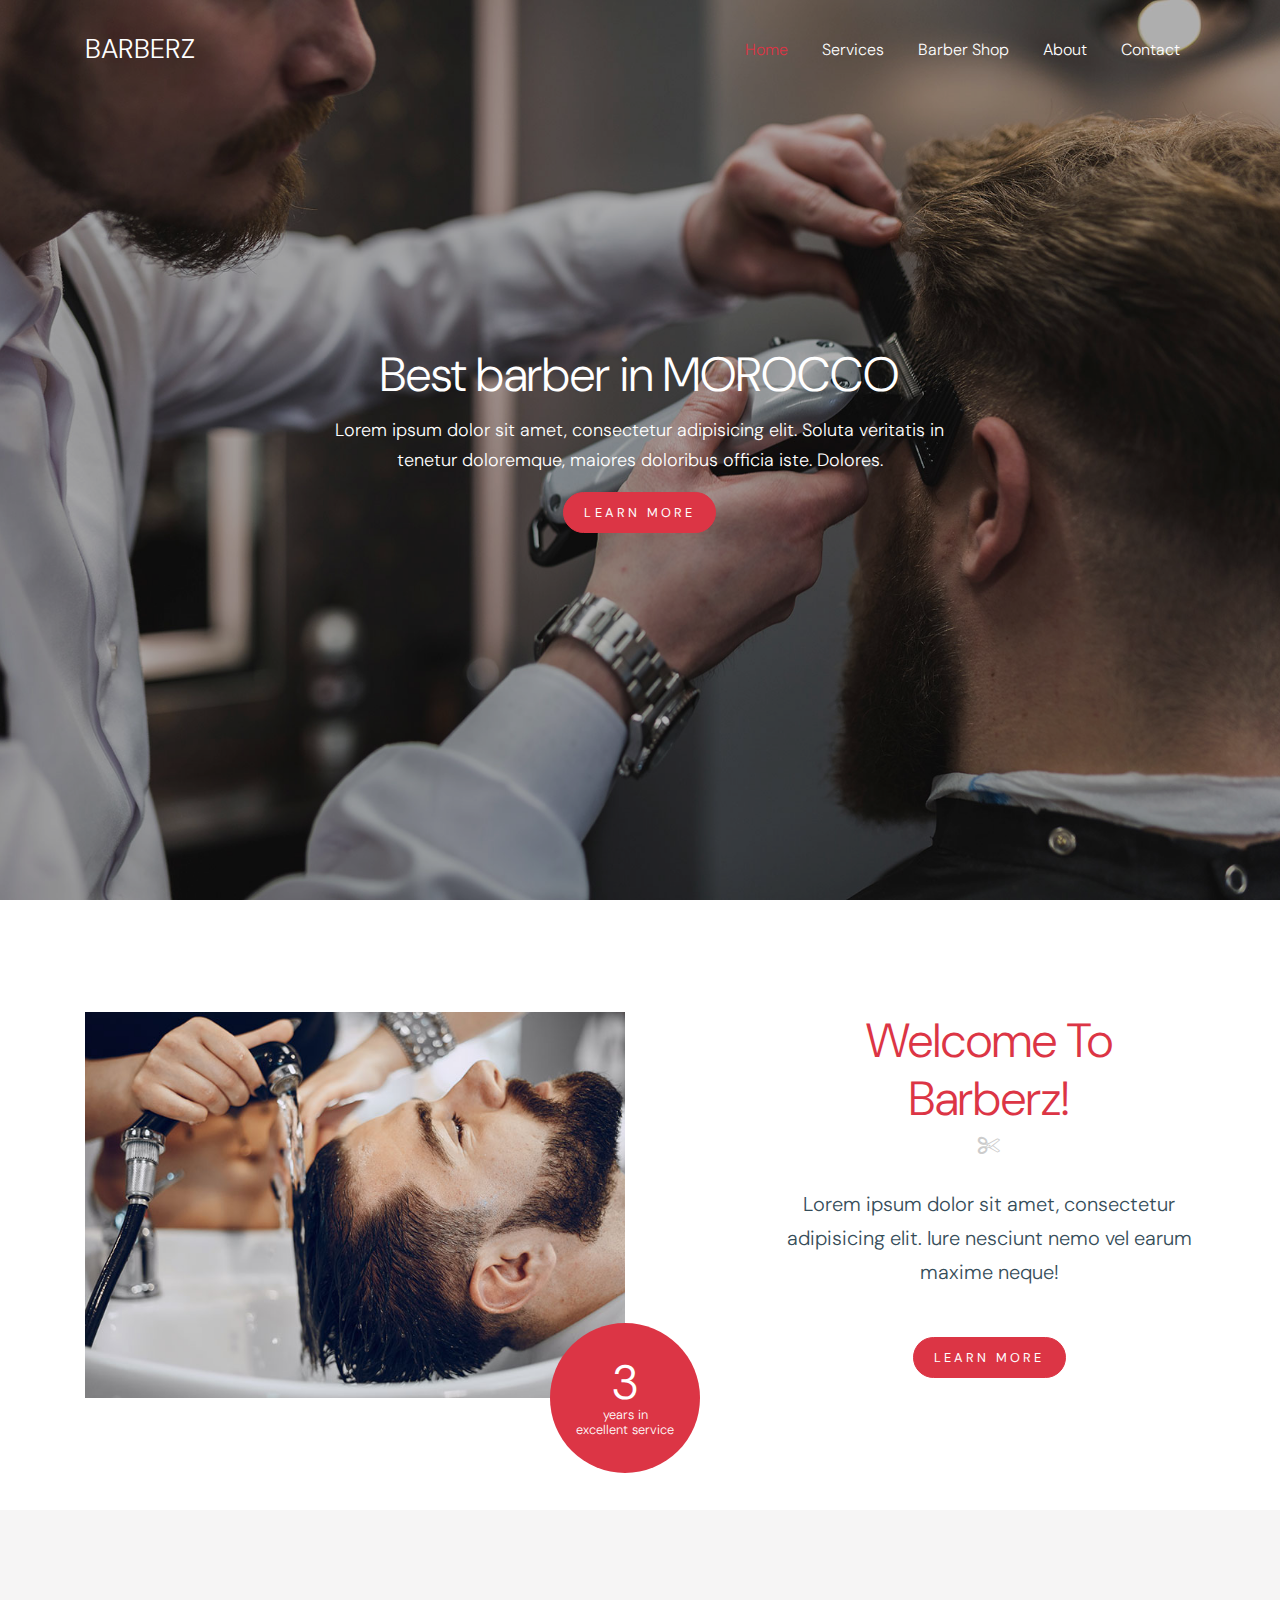
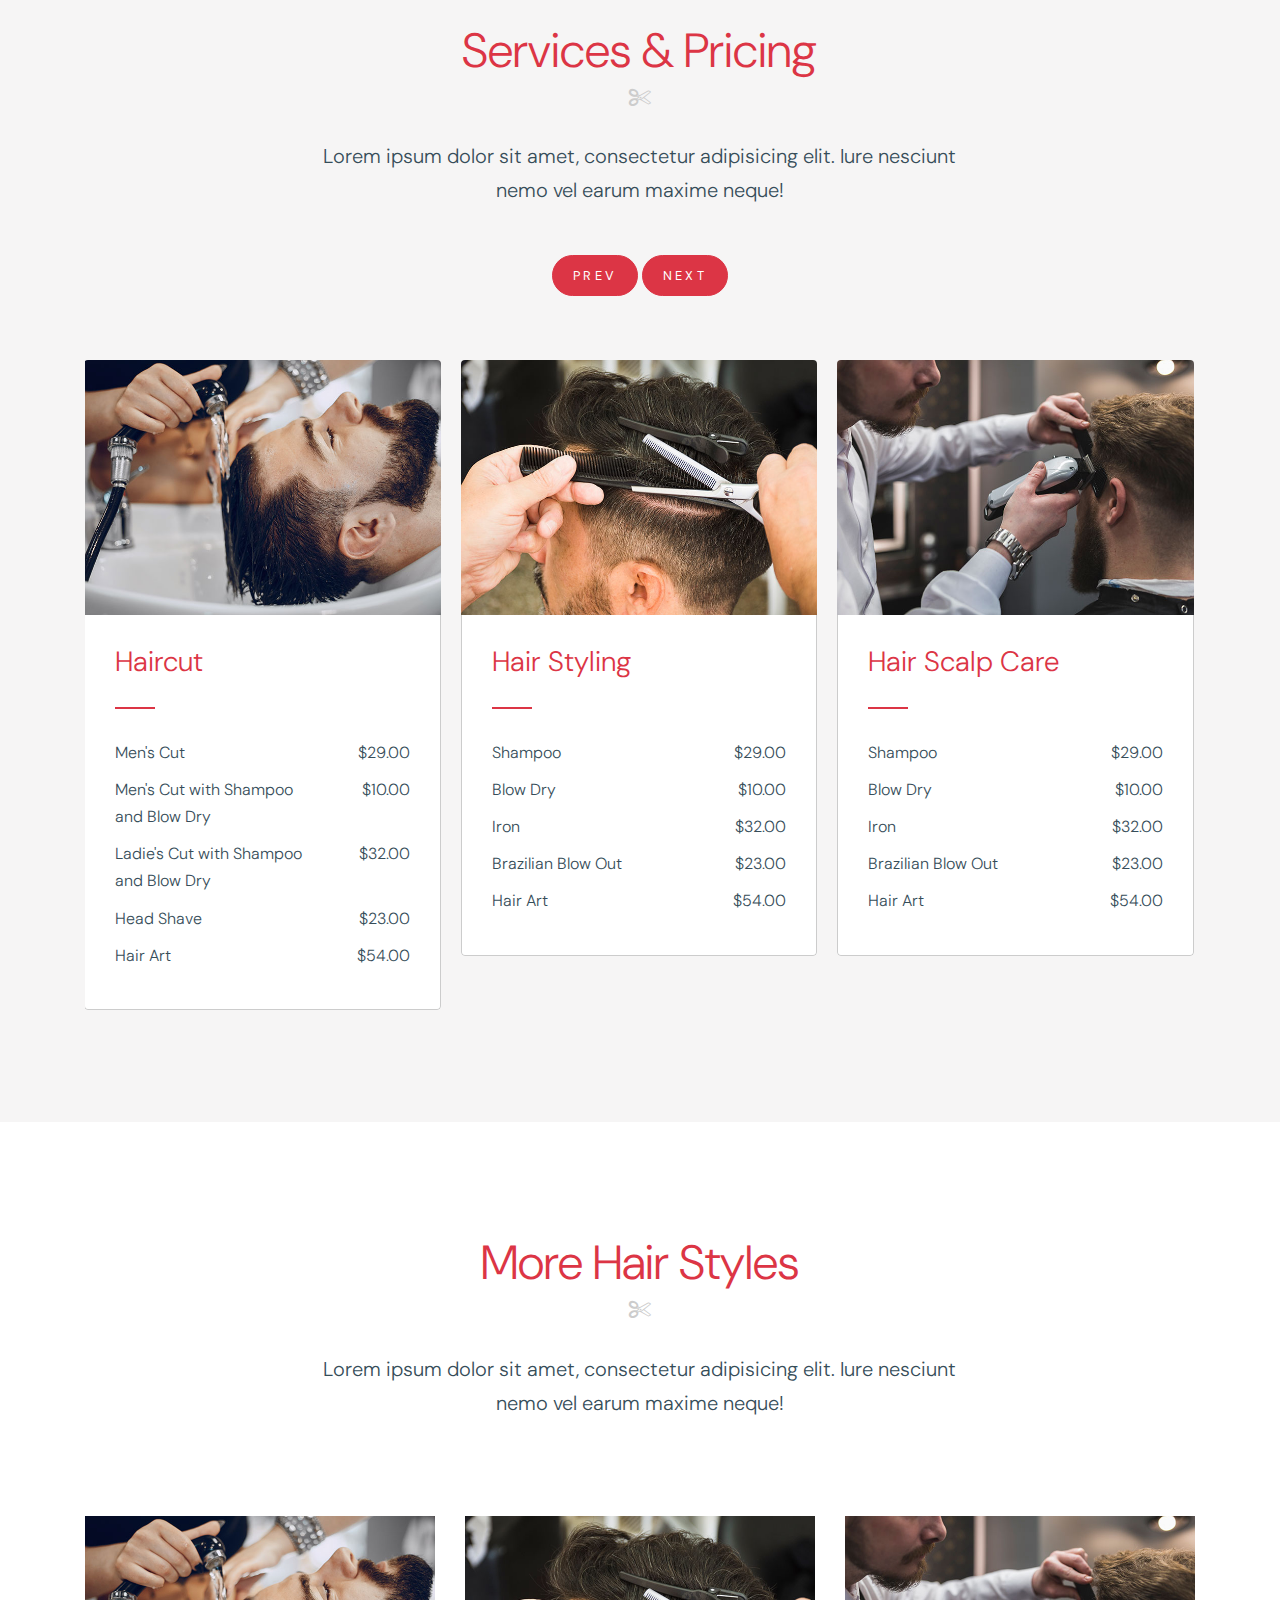
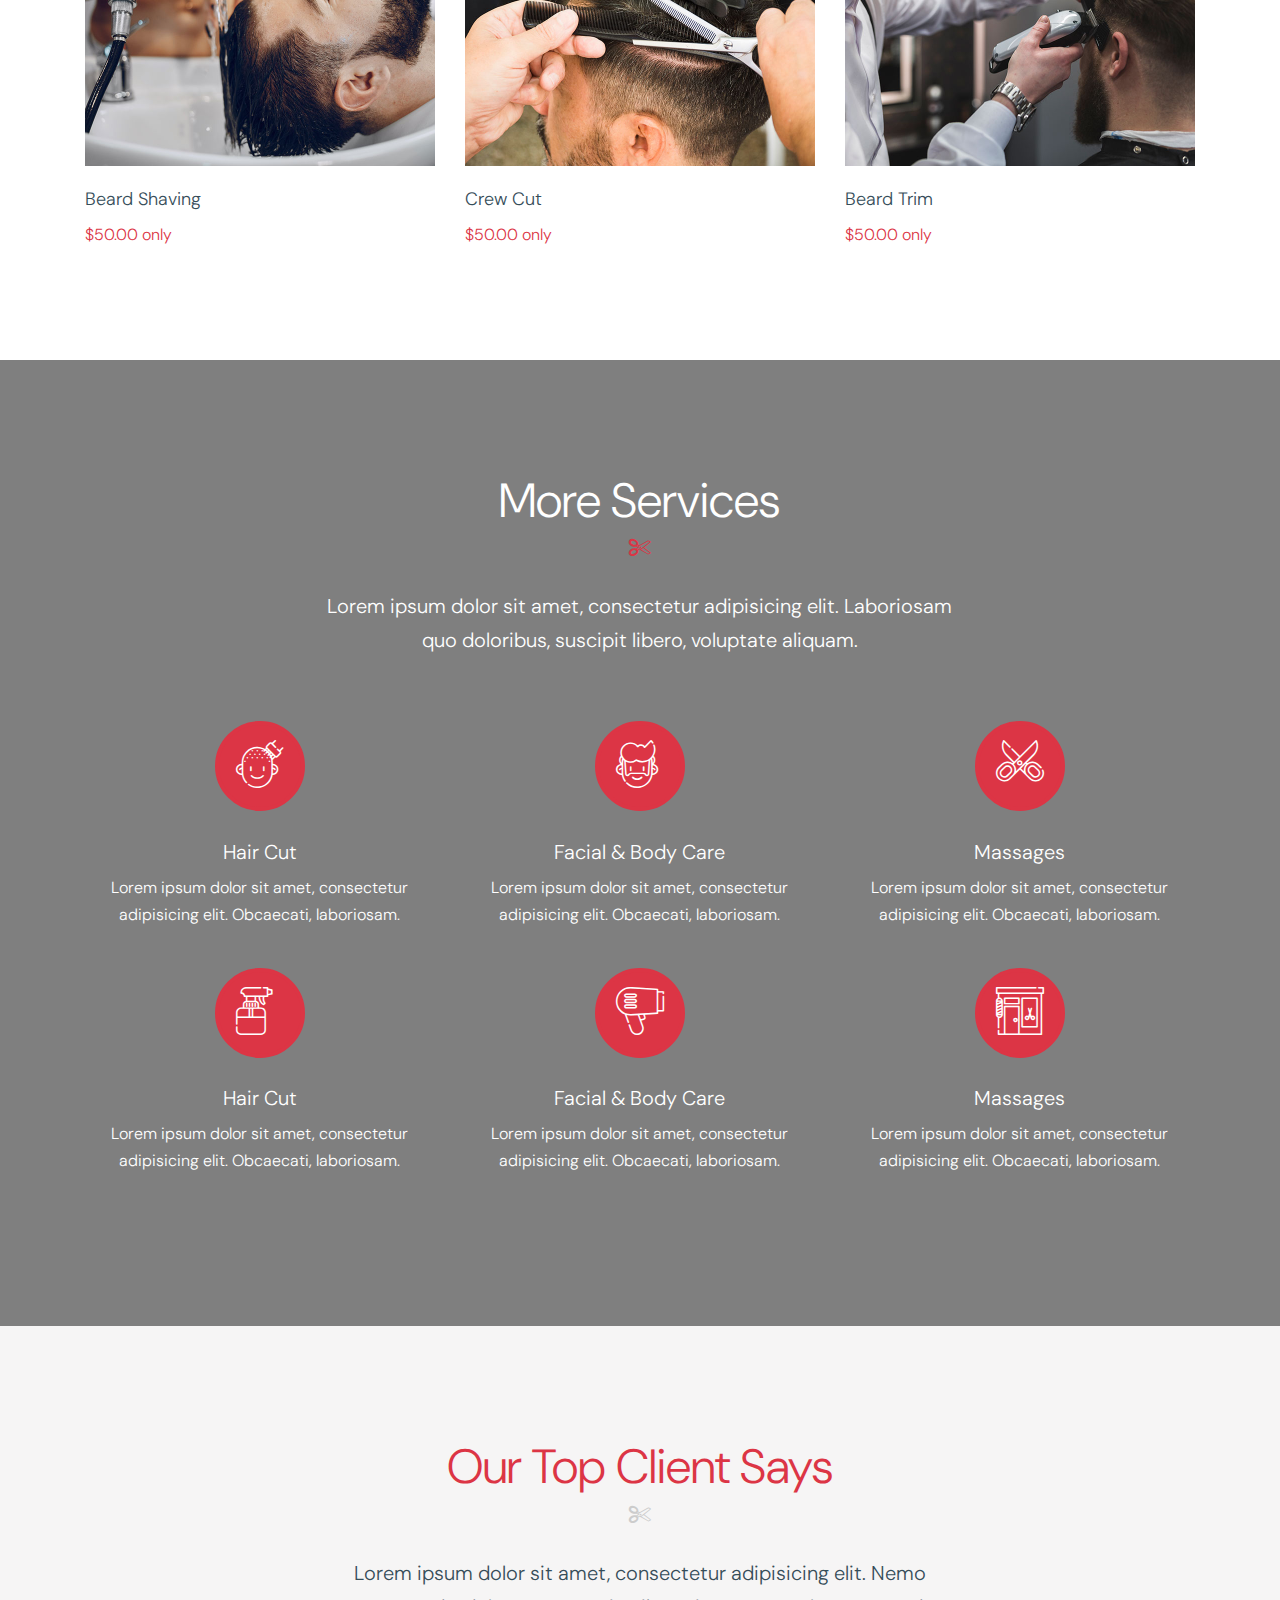
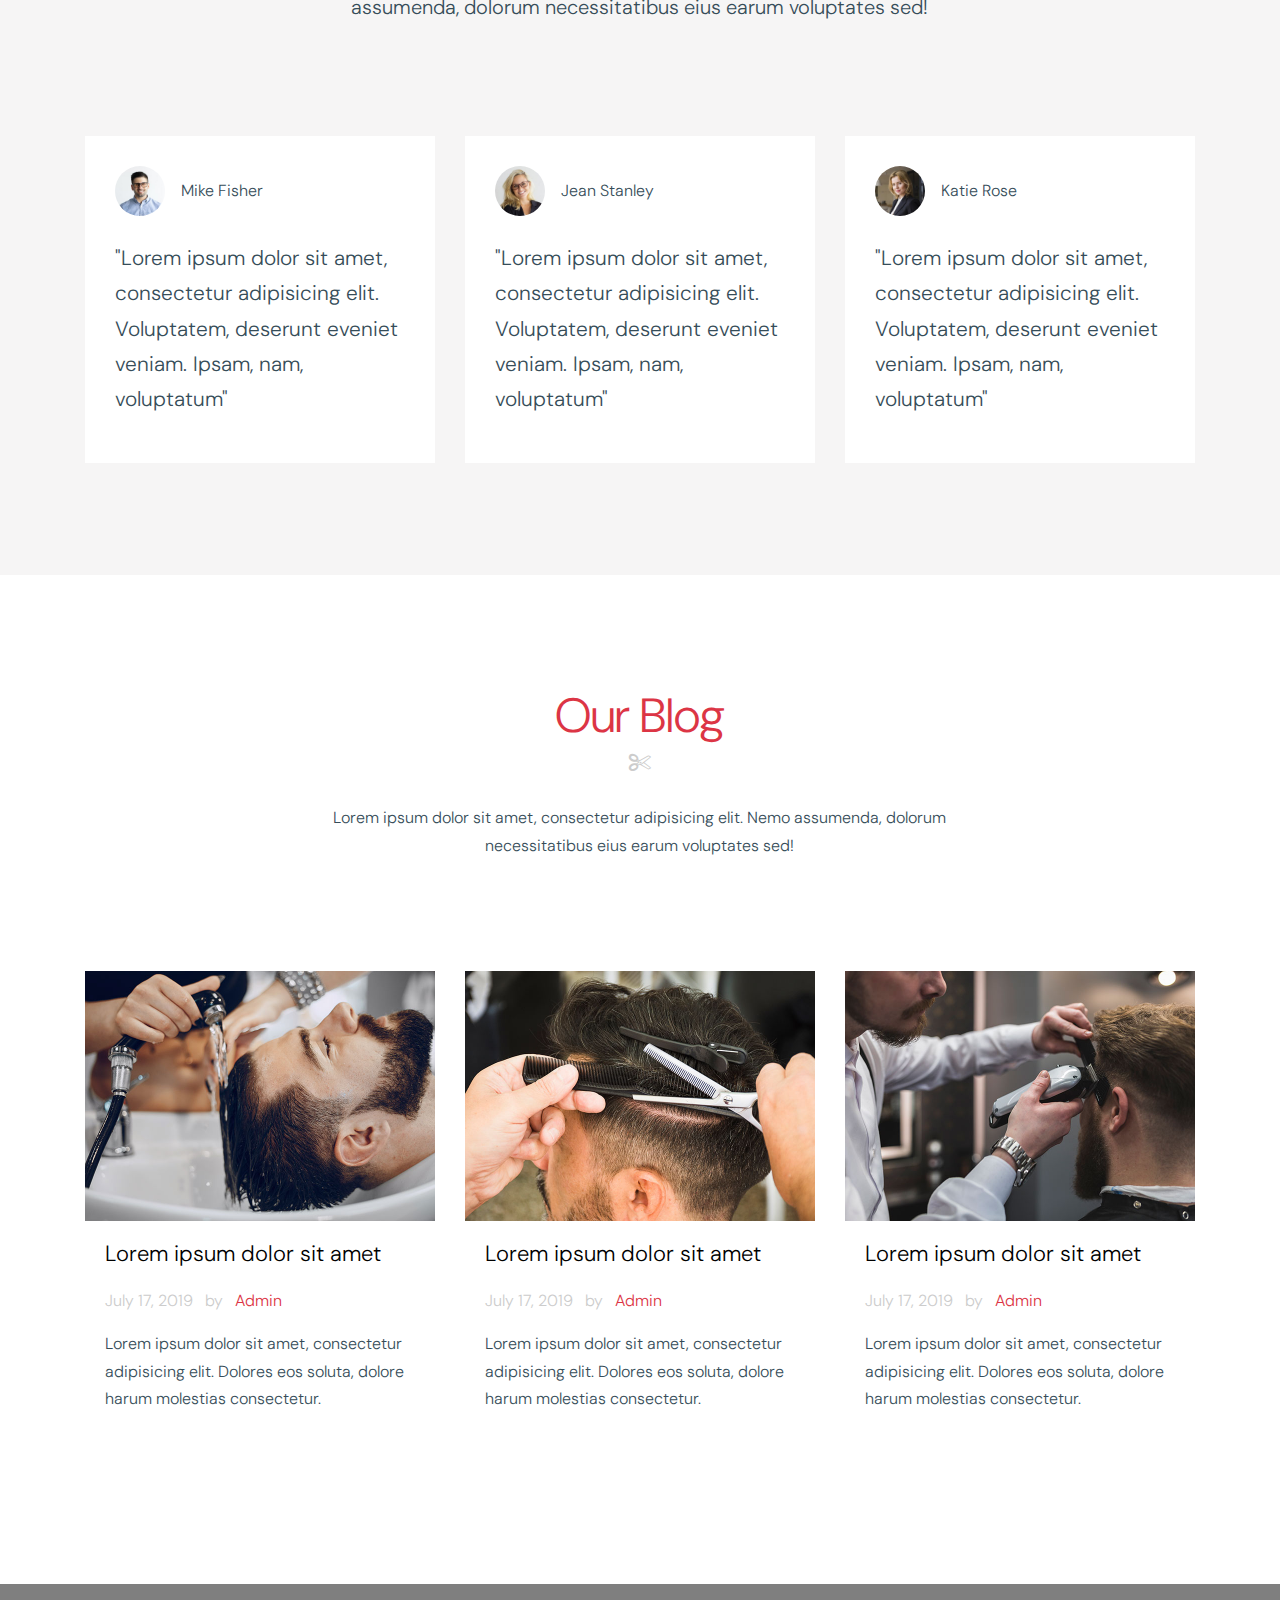
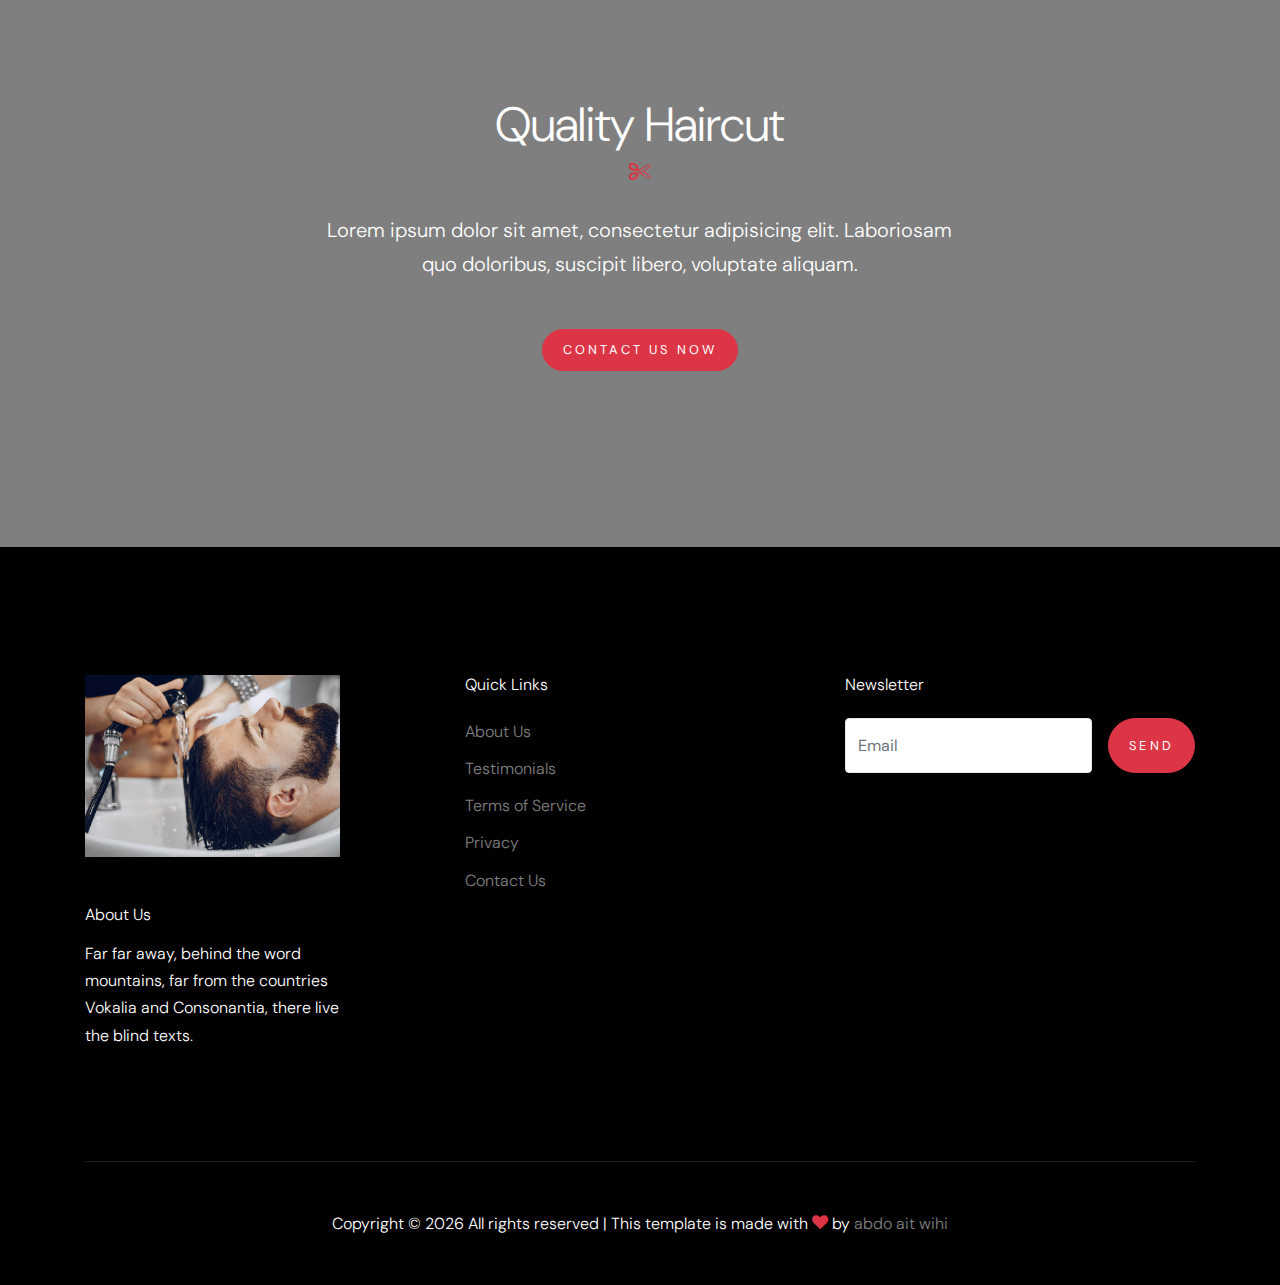
<file: index.html>
<!DOCTYPE html>
<html lang="en">
   <head>
      <title>Website Template by Abdo ait wihi</title>
      <meta charset="utf-8" />
      <meta
         name="viewport"
         content="width=device-width, initial-scale=1, shrink-to-fit=no"
      />
      <link
         href="https://fonts.googleapis.com/css?family=DM+Sans:300,400,700&amp;display=swap"
         rel="stylesheet"
      />
      <link rel="stylesheet" href="fonts/icomoon/style.css" />
      <link rel="stylesheet" href="css/bootstrap.min.css" />
      <link rel="stylesheet" href="css/bootstrap-datepicker.css" />
      <link rel="stylesheet" href="css/jquery.fancybox.min.css" />
      <link rel="stylesheet" href="css/owl.carousel.min.css" />
      <link rel="stylesheet" href="css/owl.theme.default.min.css" />
      <link rel="stylesheet" href="fonts/flaticon/font/flaticon.css" />
      <link rel="stylesheet" href="css/aos.css" />

      <link rel="stylesheet" href="css/style.css" />
   </head>
   <body data-spy="scroll" data-target=".site-navbar-target" data-offset="300">
      <div class="site-wrap" id="home-section">
         <div class="site-mobile-menu site-navbar-target">
            <div class="site-mobile-menu-header">
               <div class="site-mobile-menu-close mt-3">
                  <span class="icon-close2 js-menu-toggle"></span>
               </div>
            </div>
            <div class="site-mobile-menu-body"></div>
         </div>
         <header class="site-navbar site-navbar-target" role="banner">
            <div class="container">
               <div class="row align-items-center position-relative">
                  <div class="col-3">
                     <div class="site-logo">
                        <a href="index-2.html">Barberz</a>
                     </div>
                  </div>
                  <div class="col-9 text-right">
                     <span class="d-inline-block d-lg-none"
                        ><a
                           href="#"
                           class="text-white site-menu-toggle js-menu-toggle py-5 text-white"
                           ><span class="icon-menu h3 text-white"></span></a
                     ></span>
                     <nav
                        class="site-navigation text-right ml-auto d-none d-lg-block"
                        role="navigation"
                     >
                        <ul class="site-menu main-menu js-clone-nav ml-auto">
                           <li class="active">
                              <a href="index-2.html" class="nav-link">Home</a>
                           </li>
                           <li>
                              <a href="services.html" class="nav-link"
                                 >Services</a
                              >
                           </li>
                           <li>
                              <a href="barber-shop.html" class="nav-link"
                                 >Barber Shop</a
                              >
                           </li>
                           <li>
                              <a href="about.html" class="nav-link">About</a>
                           </li>
                           <li>
                              <a href="contact.html" class="nav-link"
                                 >Contact</a
                              >
                           </li>
                        </ul>
                     </nav>
                  </div>
               </div>
            </div>
         </header>
         <div class="ftco-blocks-cover-1">
            <div
               class="site-section-cover overlay"
               style="background-image: url('images/hero_1.jpg')"
            >
               <div class="container">
                  <div
                     class="row align-items-center justify-content-center text-center"
                  >
                     <div class="col-md-7">
                        <h1 class="mb-3">Best barber in MOROCCO</h1>
                        <p>
                           Lorem ipsum dolor sit amet, consectetur adipisicing
                           elit. Soluta veritatis in tenetur doloremque, maiores
                           doloribus officia iste. Dolores.
                        </p>
                        <p>
                           <a href="#" class="btn btn-primary">Learn More</a>
                        </p>
                     </div>
                  </div>
               </div>
            </div>
         </div>
         <div class="site-section">
            <div class="container">
               <div class="row">
                  <div class="col-lg-6 mb-5 mb-lg-0">
                     <div class="img-years">
                        <img
                           src="images/img_1.jpg"
                           alt="Image"
                           class="img-fluid"
                        />
                        <div class="year">
                           <span
                              >3
                              <span
                                 >years in <br />excellent service</span
                              ></span
                           >
                        </div>
                     </div>
                  </div>
                  <div class="col-lg-5 ml-auto pl-lg-5 text-center">
                     <h3 class="scissors text-center">Welcome To Barberz!</h3>
                     <p class="mb-5 lead">
                        Lorem ipsum dolor sit amet, consectetur adipisicing
                        elit. Iure nesciunt nemo vel earum maxime neque!
                     </p>
                     <p><a href="#" class="btn btn-primary">Learn More</a></p>
                  </div>
               </div>
            </div>
         </div>
         <div class="site-section bg-light">
            <div class="container">
               <div class="row justify-content-center mb-5">
                  <div class="col-md-7 text-center">
                     <h3 class="scissors text-center">
                        Services &amp; Pricing
                     </h3>
                     <p class="mb-5 lead">
                        Lorem ipsum dolor sit amet, consectetur adipisicing
                        elit. Iure nesciunt nemo vel earum maxime neque!
                     </p>
                     <p class="text-center">
                        <a href="#" class="btn btn-primary custom-prev">Prev</a>
                        <a href="#" class="btn btn-primary custom-next">Next</a>
                     </p>
                  </div>
               </div>
               <div class="row">
                  <div class="col-12">
                     <div class="nonloop-block-13 owl-carousel d-flex">
                        <div class="item-1 h">
                           <img
                              src="images/img_1.jpg"
                              alt="Image"
                              class="img-fluid"
                           />
                           <div class="item-1-contents">
                              <h3>Haircut</h3>
                              <ul>
                                 <li class="d-flex">
                                    <span>Men's Cut</span>
                                    <span class="price ml-auto">$29.00</span>
                                 </li>
                                 <li class="d-flex">
                                    <span
                                       >Men's Cut with Shampoo and Blow
                                       Dry</span
                                    ><span class="price ml-auto">$10.00</span>
                                 </li>
                                 <li class="d-flex">
                                    <span
                                       >Ladie's Cut with Shampoo and Blow
                                       Dry</span
                                    ><span class="price ml-auto">$32.00</span>
                                 </li>
                                 <li class="d-flex">
                                    <span>Head Shave</span
                                    ><span class="price ml-auto">$23.00</span>
                                 </li>
                                 <li class="d-flex">
                                    <span>Hair Art</span
                                    ><span class="price ml-auto">$54.00</span>
                                 </li>
                              </ul>
                           </div>
                        </div>
                        <div class="item-1 h">
                           <img
                              src="images/img_2.jpg"
                              alt="Image"
                              class="img-fluid"
                           />
                           <div class="item-1-contents">
                              <h3>Hair Styling</h3>
                              <ul>
                                 <li class="d-flex">
                                    <span>Shampoo</span>
                                    <span class="price ml-auto">$29.00</span>
                                 </li>
                                 <li class="d-flex">
                                    <span>Blow Dry</span
                                    ><span class="price ml-auto">$10.00</span>
                                 </li>
                                 <li class="d-flex">
                                    <span>Iron</span
                                    ><span class="price ml-auto">$32.00</span>
                                 </li>
                                 <li class="d-flex">
                                    <span>Brazilian Blow Out</span
                                    ><span class="price ml-auto">$23.00</span>
                                 </li>
                                 <li class="d-flex">
                                    <span>Hair Art</span
                                    ><span class="price ml-auto">$54.00</span>
                                 </li>
                              </ul>
                           </div>
                        </div>
                        <div class="item-1 h">
                           <img
                              src="images/img_3.jpg"
                              alt="Image"
                              class="img-fluid"
                           />
                           <div class="item-1-contents">
                              <h3>Hair Scalp Care</h3>
                              <ul>
                                 <li class="d-flex">
                                    <span>Shampoo</span>
                                    <span class="price ml-auto">$29.00</span>
                                 </li>
                                 <li class="d-flex">
                                    <span>Blow Dry</span
                                    ><span class="price ml-auto">$10.00</span>
                                 </li>
                                 <li class="d-flex">
                                    <span>Iron</span
                                    ><span class="price ml-auto">$32.00</span>
                                 </li>
                                 <li class="d-flex">
                                    <span>Brazilian Blow Out</span
                                    ><span class="price ml-auto">$23.00</span>
                                 </li>
                                 <li class="d-flex">
                                    <span>Hair Art</span
                                    ><span class="price ml-auto">$54.00</span>
                                 </li>
                              </ul>
                           </div>
                        </div>
                     </div>
                  </div>
               </div>
            </div>
         </div>
         <div class="site-section">
            <div class="container">
               <div class="row justify-content-center mb-5">
                  <div class="col-md-7 text-center">
                     <h3 class="scissors text-center">More Hair Styles</h3>
                     <p class="mb-5 lead">
                        Lorem ipsum dolor sit amet, consectetur adipisicing
                        elit. Iure nesciunt nemo vel earum maxime neque!
                     </p>
                  </div>
               </div>
               <div class="row hair-style">
                  <div class="col-lg-4 col-md-4 col-sm-6 col-12">
                     <a href="#" class="place">
                        <img src="images/img_1.jpg" alt="Image placeholder" />
                        <h2>Beard Shaving</h2>
                        <span>$50.00 only</span>
                     </a>
                  </div>
                  <div class="col-lg-4 col-md-4 col-sm-6 col-12">
                     <a href="#" class="place">
                        <img src="images/img_2.jpg" alt="Image placeholder" />
                        <h2>Crew Cut</h2>
                        <span>$50.00 only</span>
                     </a>
                  </div>
                  <div class="col-lg-4 col-md-4 col-sm-6 col-12">
                     <a href="#" class="place">
                        <img src="images/img_3.jpg" alt="Image placeholder" />
                        <h2>Beard Trim</h2>
                        <span>$50.00 only</span>
                     </a>
                  </div>
               </div>
            </div>
         </div>

         <div
            class="site-section section-3"
            style="background-image: url('images/hero_2.jpg')"
         >
            <div class="container">
               <div class="row justify-content-center text-center">
                  <div class="col-7 text-center mb-5">
                     <h2
                        class="text-white scissors primary-color-icon text-center"
                     >
                        More Services
                     </h2>
                     <p class="lead text-white">
                        Lorem ipsum dolor sit amet, consectetur adipisicing
                        elit. Laboriosam quo doloribus, suscipit libero,
                        voluptate aliquam.
                     </p>
                  </div>
               </div>
               <div class="row">
                  <div class="col-lg-4 col-md-6 mb-4">
                     <div class="service-1">
                        <span class="service-1-icon">
                           <span class="flaticon-bald"></span>
                        </span>
                        <div class="service-1-contents">
                           <h3>Hair Cut</h3>
                           <p>
                              Lorem ipsum dolor sit amet, consectetur
                              adipisicing elit. Obcaecati, laboriosam.
                           </p>
                        </div>
                     </div>
                  </div>
                  <div class="col-lg-4 col-md-6 mb-4">
                     <div class="service-1">
                        <span class="service-1-icon">
                           <span class="flaticon-beard"></span>
                        </span>
                        <div class="service-1-contents">
                           <h3>Facial &amp; Body Care</h3>
                           <p>
                              Lorem ipsum dolor sit amet, consectetur
                              adipisicing elit. Obcaecati, laboriosam.
                           </p>
                        </div>
                     </div>
                  </div>
                  <div class="col-lg-4 col-md-6 mb-4">
                     <div class="service-1">
                        <span class="service-1-icon">
                           <span class="flaticon-scissors"></span>
                        </span>
                        <div class="service-1-contents">
                           <h3>Massages</h3>
                           <p>
                              Lorem ipsum dolor sit amet, consectetur
                              adipisicing elit. Obcaecati, laboriosam.
                           </p>
                        </div>
                     </div>
                  </div>
                  <div class="col-lg-4 col-md-6 mb-4">
                     <div class="service-1">
                        <span class="service-1-icon">
                           <span class="flaticon-hair-spray"></span>
                        </span>
                        <div class="service-1-contents">
                           <h3>Hair Cut</h3>
                           <p>
                              Lorem ipsum dolor sit amet, consectetur
                              adipisicing elit. Obcaecati, laboriosam.
                           </p>
                        </div>
                     </div>
                  </div>
                  <div class="col-lg-4 col-md-6 mb-4">
                     <div class="service-1">
                        <span class="service-1-icon">
                           <span class="flaticon-hair"></span>
                        </span>
                        <div class="service-1-contents">
                           <h3>Facial &amp; Body Care</h3>
                           <p>
                              Lorem ipsum dolor sit amet, consectetur
                              adipisicing elit. Obcaecati, laboriosam.
                           </p>
                        </div>
                     </div>
                  </div>
                  <div class="col-lg-4 col-md-6 mb-4">
                     <div class="service-1">
                        <span class="service-1-icon">
                           <span class="flaticon-barber-shop"></span>
                        </span>
                        <div class="service-1-contents">
                           <h3>Massages</h3>
                           <p>
                              Lorem ipsum dolor sit amet, consectetur
                              adipisicing elit. Obcaecati, laboriosam.
                           </p>
                        </div>
                     </div>
                  </div>
               </div>
            </div>
         </div>
         <div class="site-section bg-light">
            <div class="container">
               <div class="row justify-content-center text-center mb-5">
                  <div class="col-7 text-center mb-5">
                     <h2 class="scissors text-center">Our Top Client Says</h2>
                     <p class="lead">
                        Lorem ipsum dolor sit amet, consectetur adipisicing
                        elit. Nemo assumenda, dolorum necessitatibus eius earum
                        voluptates sed!
                     </p>
                  </div>
               </div>
               <div class="row">
                  <div class="col-lg-4 mb-4 mb-lg-0">
                     <div class="testimonial-2">
                        <div class="d-flex v-card align-items-center mb-4">
                           <img
                              src="images/person_1.jpg"
                              alt="Image"
                              class="img-fluid mr-3"
                           />
                           <span>Mike Fisher</span>
                        </div>
                        <blockquote>
                           <p>
                              "Lorem ipsum dolor sit amet, consectetur
                              adipisicing elit. Voluptatem, deserunt eveniet
                              veniam. Ipsam, nam, voluptatum"
                           </p>
                        </blockquote>
                     </div>
                  </div>
                  <div class="col-lg-4 mb-4 mb-lg-0">
                     <div class="testimonial-2">
                        <div class="d-flex v-card align-items-center mb-4">
                           <img
                              src="images/person_2.jpg"
                              alt="Image"
                              class="img-fluid mr-3"
                           />
                           <span>Jean Stanley</span>
                        </div>
                        <blockquote>
                           <p>
                              "Lorem ipsum dolor sit amet, consectetur
                              adipisicing elit. Voluptatem, deserunt eveniet
                              veniam. Ipsam, nam, voluptatum"
                           </p>
                        </blockquote>
                     </div>
                  </div>
                  <div class="col-lg-4 mb-4 mb-lg-0">
                     <div class="testimonial-2">
                        <div class="d-flex v-card align-items-center mb-4">
                           <img
                              src="images/person_3.jpg"
                              alt="Image"
                              class="img-fluid mr-3"
                           />
                           <span>Katie Rose</span>
                        </div>
                        <blockquote>
                           <p>
                              "Lorem ipsum dolor sit amet, consectetur
                              adipisicing elit. Voluptatem, deserunt eveniet
                              veniam. Ipsam, nam, voluptatum"
                           </p>
                        </blockquote>
                     </div>
                  </div>
               </div>
            </div>
         </div>
         <div class="site-section bg-white">
            <div class="container">
               <div class="row justify-content-center text-center mb-5">
                  <div class="col-7 text-center mb-5">
                     <h2 class="scissors text-center">Our Blog</h2>
                     <p>
                        Lorem ipsum dolor sit amet, consectetur adipisicing
                        elit. Nemo assumenda, dolorum necessitatibus eius earum
                        voluptates sed!
                     </p>
                  </div>
               </div>
               <div class="row">
                  <div class="col-lg-4 col-md-6 mb-4">
                     <div class="post-entry-1 h-100">
                        <a href="single.html">
                           <img
                              src="images/img_1.jpg"
                              alt="Image"
                              class="img-fluid"
                           />
                        </a>
                        <div class="post-entry-1-contents">
                           <h2>
                              <a href="single.html"
                                 >Lorem ipsum dolor sit amet</a
                              >
                           </h2>
                           <span class="meta d-inline-block mb-3"
                              >July 17, 2019 <span class="mx-2">by</span>
                              <a href="#">Admin</a></span
                           >
                           <p>
                              Lorem ipsum dolor sit amet, consectetur
                              adipisicing elit. Dolores eos soluta, dolore harum
                              molestias consectetur.
                           </p>
                        </div>
                     </div>
                  </div>
                  <div class="col-lg-4 col-md-6 mb-4">
                     <div class="post-entry-1 h-100">
                        <a href="single.html">
                           <img
                              src="images/img_2.jpg"
                              alt="Image"
                              class="img-fluid"
                           />
                        </a>
                        <div class="post-entry-1-contents">
                           <h2>
                              <a href="single.html"
                                 >Lorem ipsum dolor sit amet</a
                              >
                           </h2>
                           <span class="meta d-inline-block mb-3"
                              >July 17, 2019 <span class="mx-2">by</span>
                              <a href="#">Admin</a></span
                           >
                           <p>
                              Lorem ipsum dolor sit amet, consectetur
                              adipisicing elit. Dolores eos soluta, dolore harum
                              molestias consectetur.
                           </p>
                        </div>
                     </div>
                  </div>
                  <div class="col-lg-4 col-md-6 mb-4">
                     <div class="post-entry-1 h-100">
                        <a href="single.html">
                           <img
                              src="images/img_3.jpg"
                              alt="Image"
                              class="img-fluid"
                           />
                        </a>
                        <div class="post-entry-1-contents">
                           <h2>
                              <a href="single.html"
                                 >Lorem ipsum dolor sit amet</a
                              >
                           </h2>
                           <span class="meta d-inline-block mb-3"
                              >July 17, 2019 <span class="mx-2">by</span>
                              <a href="#">Admin</a></span
                           >
                           <p>
                              Lorem ipsum dolor sit amet, consectetur
                              adipisicing elit. Dolores eos soluta, dolore harum
                              molestias consectetur.
                           </p>
                        </div>
                     </div>
                  </div>
               </div>
            </div>
         </div>
         <div
            class="site-section section-3"
            style="background-image: url('images/hero_1.jpg')"
         >
            <div class="container">
               <div class="row justify-content-center text-center">
                  <div class="col-7 text-center mb-5">
                     <h2
                        class="text-white scissors primary-color-icon text-center"
                     >
                        Quality Haircut
                     </h2>
                     <p class="lead text-white mb-5">
                        Lorem ipsum dolor sit amet, consectetur adipisicing
                        elit. Laboriosam quo doloribus, suscipit libero,
                        voluptate aliquam.
                     </p>
                     <p>
                        <a href="#" class="btn btn-primary">Contact Us Now</a>
                     </p>
                  </div>
               </div>
            </div>
         </div>
         <footer class="site-footer">
            <div class="container">
               <div class="row">
                  <div class="col-lg-3">
                     <img
                        src="images/img_1.jpg"
                        alt="Image"
                        class="img-fluid mb-5"
                     />
                     <h2 class="footer-heading mb-3">About Us</h2>
                     <p>
                        Far far away, behind the word mountains, far from the
                        countries Vokalia and Consonantia, there live the blind
                        texts.
                     </p>
                  </div>
                  <div class="col-lg-8 ml-auto">
                     <div class="row">
                        <div class="col-lg-6 ml-auto">
                           <h2 class="footer-heading mb-4">Quick Links</h2>
                           <ul class="list-unstyled">
                              <li><a href="#">About Us</a></li>
                              <li><a href="#">Testimonials</a></li>
                              <li><a href="#">Terms of Service</a></li>
                              <li><a href="#">Privacy</a></li>
                              <li><a href="#">Contact Us</a></li>
                           </ul>
                        </div>
                        <div class="col-lg-6">
                           <h2 class="footer-heading mb-4">Newsletter</h2>
                           <form action="#" class="d-flex" class="subscribe">
                              <input
                                 type="text"
                                 class="form-control mr-3"
                                 placeholder="Email"
                              />
                              <input
                                 type="submit"
                                 value="Send"
                                 class="btn btn-primary"
                              />
                           </form>
                        </div>
                     </div>
                  </div>
               </div>
               <div class="row pt-5 mt-5 text-center">
                  <div class="col-md-12">
                     <div class="border-top pt-5">
                        <p>
                           Copyright &copy;
                           <script>
                              document.write(new Date().getFullYear());
                           </script>
                           All rights reserved | This template is made with
                           <i
                              class="icon-heart text-danger"
                              aria-hidden="true"
                           ></i>
                           by
                           <a
                              href="https://ait-wihi.netlify.app/"
                              target="_blank"
                              >abdo ait wihi</a
                           >
                        </p>
                     </div>
                  </div>
               </div>
            </div>
         </footer>
      </div>
      <script src="js/jquery-3.3.1.min.js"></script>
      <script src="js/jquery-migrate-3.0.0.js"></script>
      <script src="js/popper.min.js"></script>
      <script src="js/bootstrap.min.js"></script>
      <script src="js/owl.carousel.min.js"></script>
      <script src="js/jquery.sticky.js"></script>
      <script src="js/jquery.waypoints.min.js"></script>
      <script src="js/jquery.animateNumber.min.js"></script>
      <script src="js/jquery.fancybox.min.js"></script>
      <script src="js/jquery.stellar.min.js"></script>
      <script src="js/jquery.easing.1.3.js"></script>
      <script src="js/bootstrap-datepicker.min.js"></script>
      <script src="js/aos.js"></script>
      <script src="js/main.js"></script>
      <script src="js/custom.js"></script>
   </body>
</html>
</file>
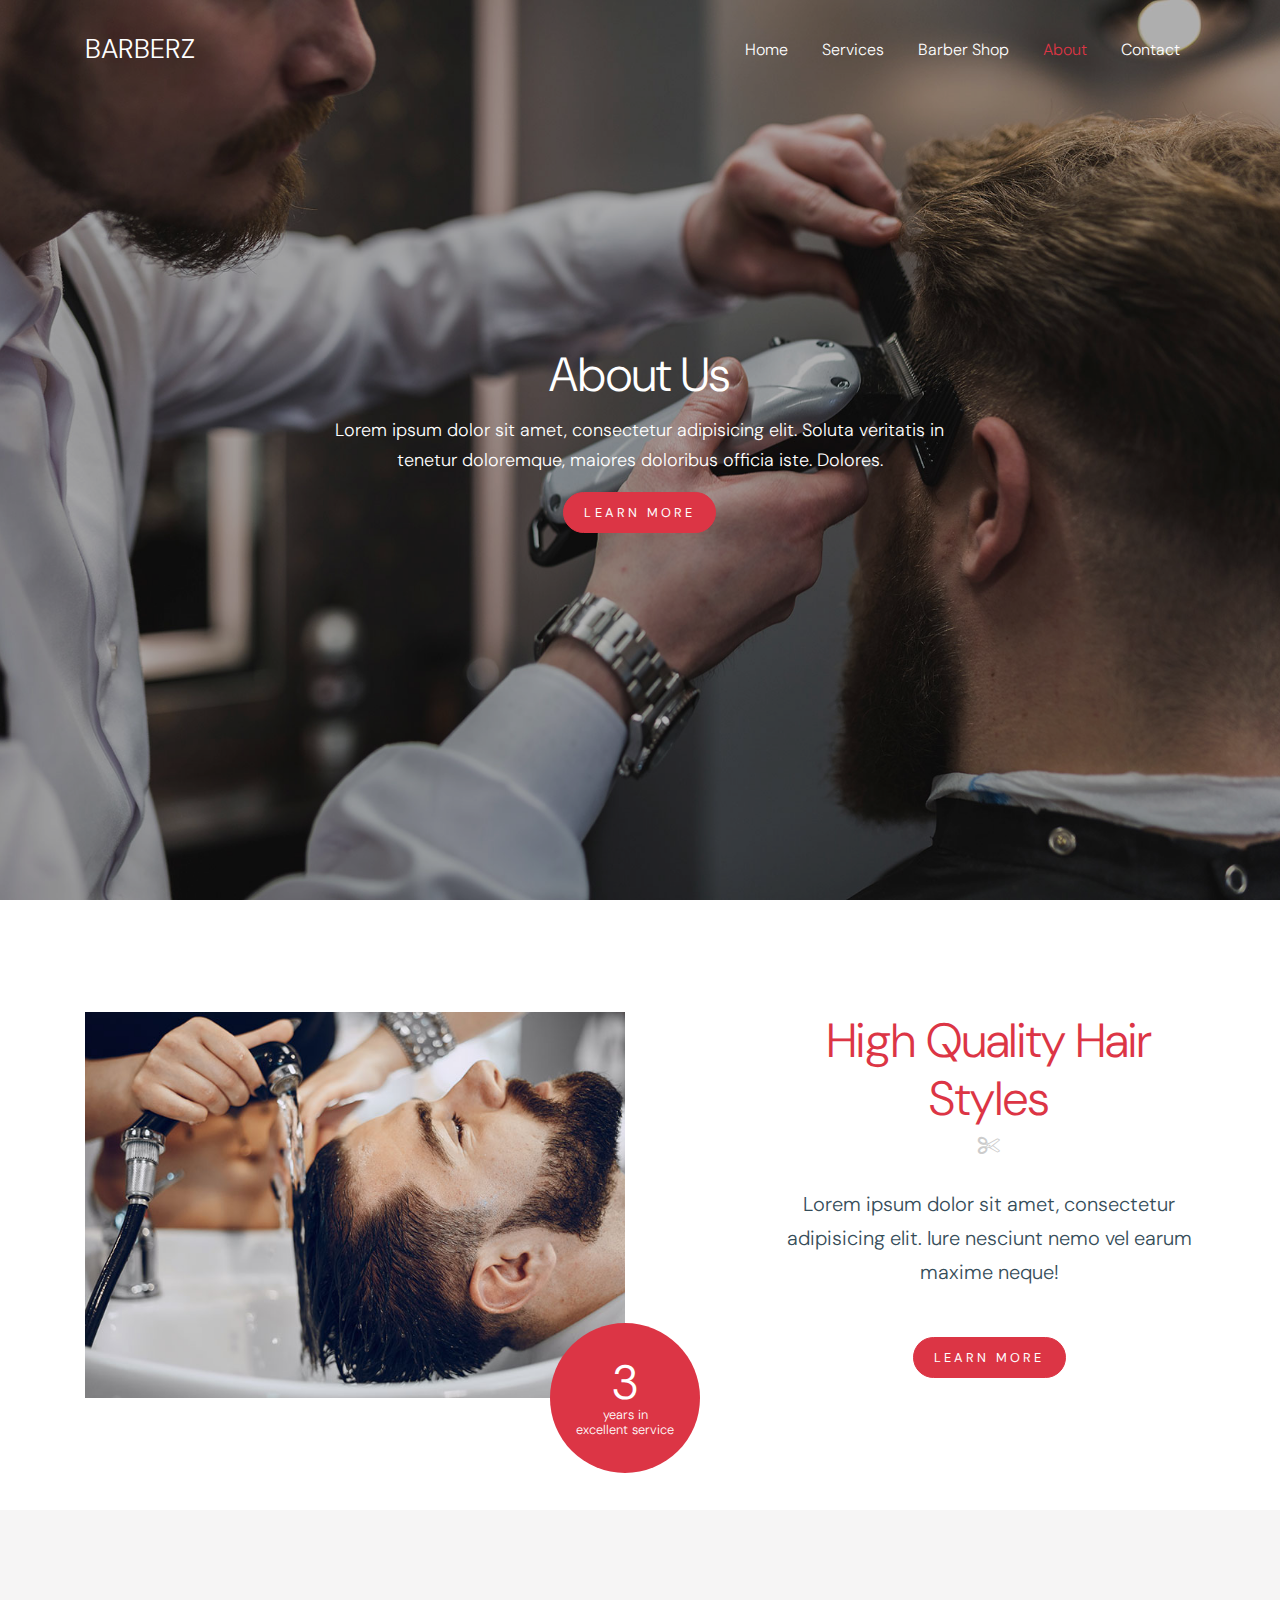
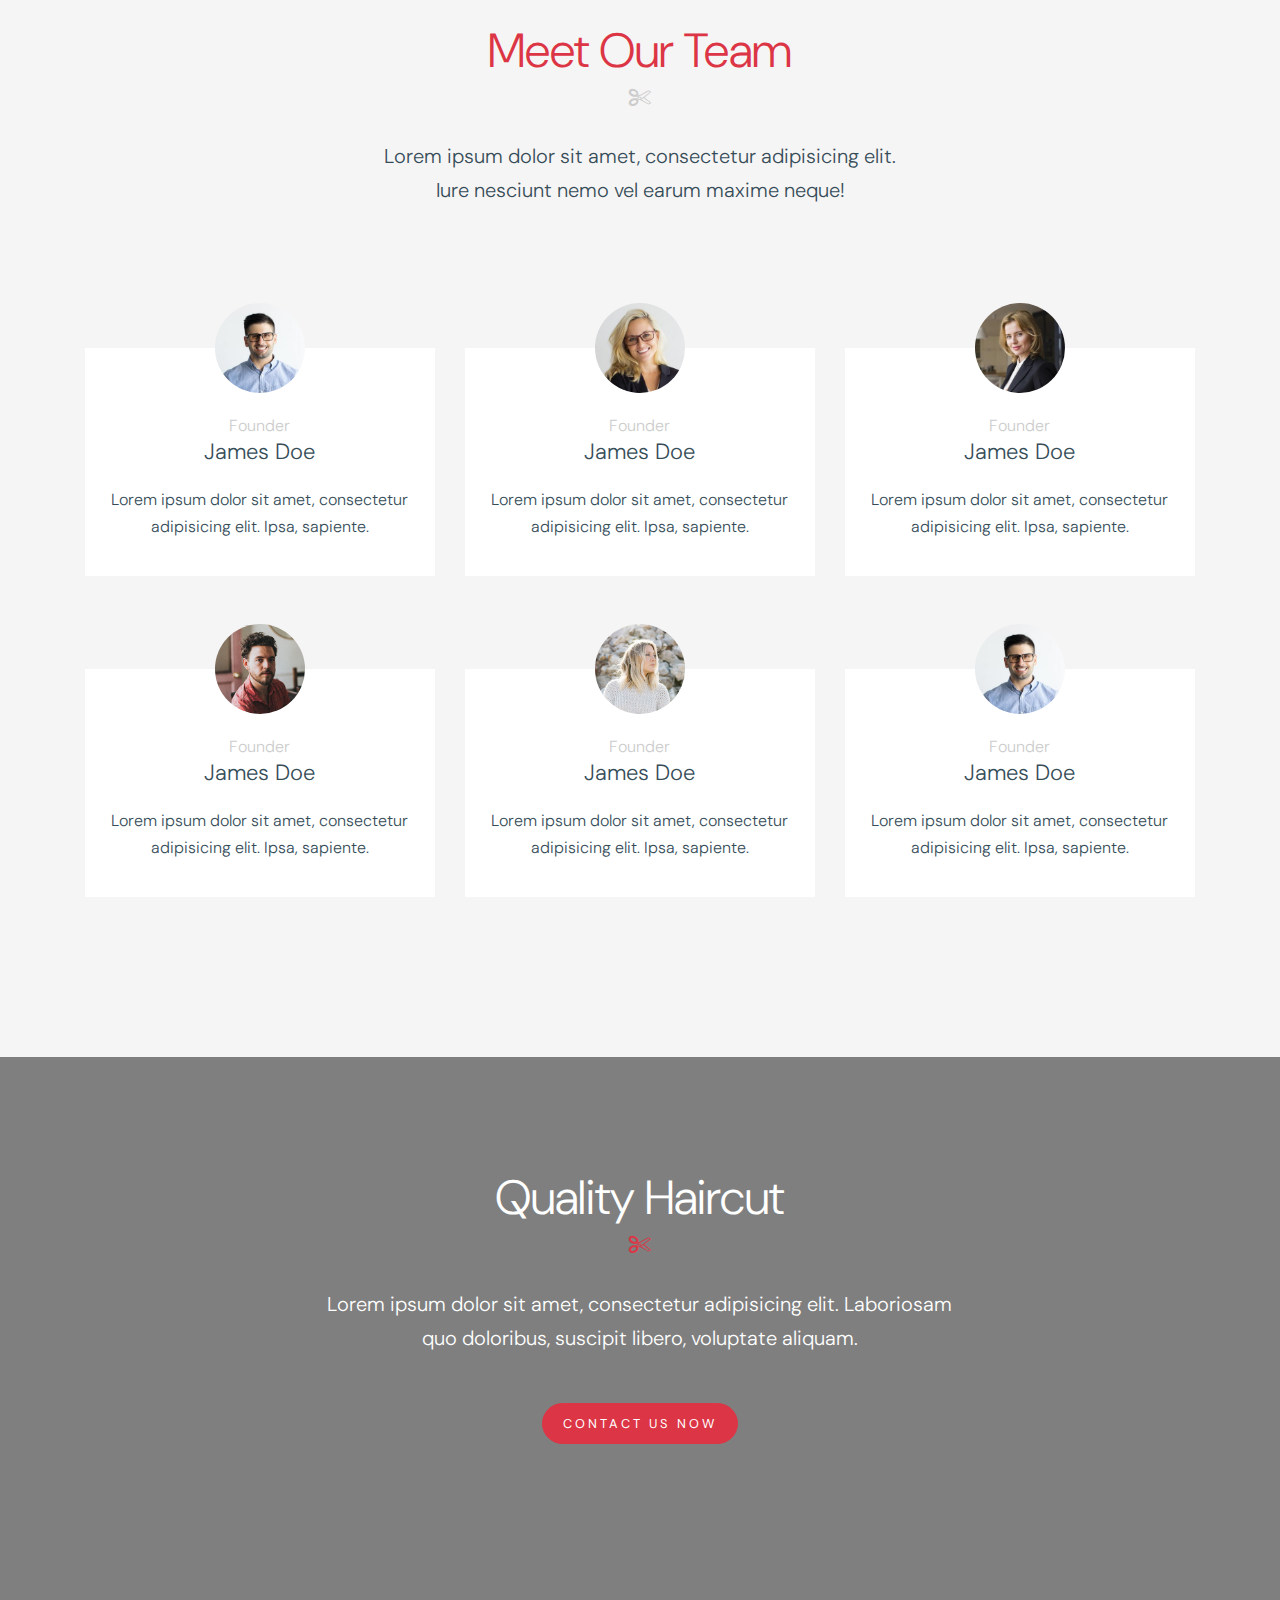
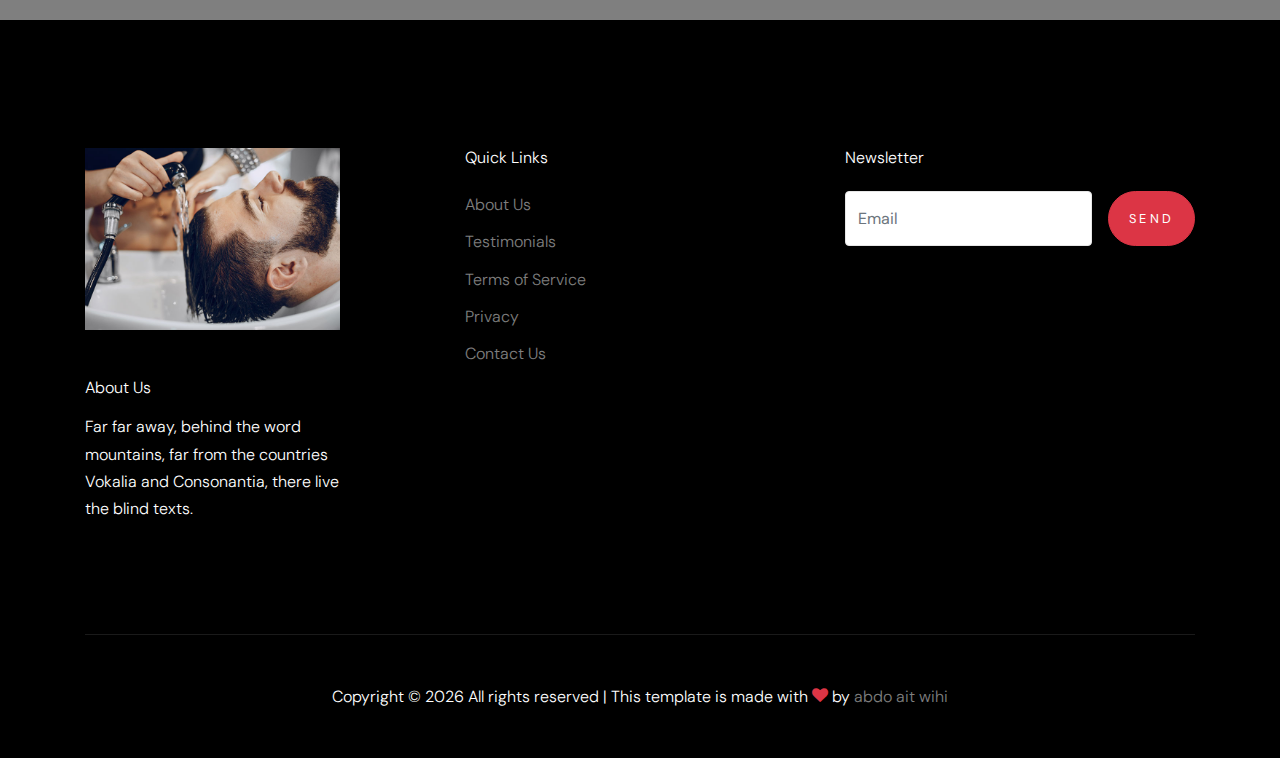
<file: about.html>
<!DOCTYPE html>
<html lang="en">
   <head>
      <title>Website Template by Abdo ait wihi</title>
      <meta charset="utf-8" />
      <meta
         name="viewport"
         content="width=device-width, initial-scale=1, shrink-to-fit=no"
      />
      <link
         href="https://fonts.googleapis.com/css?family=DM+Sans:300,400,700&amp;display=swap"
         rel="stylesheet"
      />
      <link rel="stylesheet" href="fonts/icomoon/style.css" />
      <link rel="stylesheet" href="css/bootstrap.min.css" />
      <link rel="stylesheet" href="css/bootstrap-datepicker.css" />
      <link rel="stylesheet" href="css/jquery.fancybox.min.css" />
      <link rel="stylesheet" href="css/owl.carousel.min.css" />
      <link rel="stylesheet" href="css/owl.theme.default.min.css" />
      <link rel="stylesheet" href="fonts/flaticon/font/flaticon.css" />
      <link rel="stylesheet" href="css/aos.css" />

      <link rel="stylesheet" href="css/style.css" />
   </head>
   <body data-spy="scroll" data-target=".site-navbar-target" data-offset="300">
      <div class="site-wrap" id="home-section">
         <div class="site-mobile-menu site-navbar-target">
            <div class="site-mobile-menu-header">
               <div class="site-mobile-menu-close mt-3">
                  <span class="icon-close2 js-menu-toggle"></span>
               </div>
            </div>
            <div class="site-mobile-menu-body"></div>
         </div>
         <header class="site-navbar site-navbar-target" role="banner">
            <div class="container">
               <div class="row align-items-center position-relative">
                  <div class="col-3">
                     <div class="site-logo">
                        <a href="index-2.html">Barberz</a>
                     </div>
                  </div>
                  <div class="col-9 text-right">
                     <span class="d-inline-block d-lg-none"
                        ><a
                           href="#"
                           class="text-white site-menu-toggle js-menu-toggle py-5 text-white"
                           ><span class="icon-menu h3 text-white"></span></a
                     ></span>
                     <nav
                        class="site-navigation text-right ml-auto d-none d-lg-block"
                        role="navigation"
                     >
                        <ul class="site-menu main-menu js-clone-nav ml-auto">
                           <li>
                              <a href="index-2.html" class="nav-link">Home</a>
                           </li>
                           <li>
                              <a href="services.html" class="nav-link"
                                 >Services</a
                              >
                           </li>
                           <li>
                              <a href="barber-shop.html" class="nav-link"
                                 >Barber Shop</a
                              >
                           </li>
                           <li class="active">
                              <a href="about.html" class="nav-link">About</a>
                           </li>
                           <li>
                              <a href="contact.html" class="nav-link"
                                 >Contact</a
                              >
                           </li>
                        </ul>
                     </nav>
                  </div>
               </div>
            </div>
         </header>
         <div class="ftco-blocks-cover-1">
            <div
               class="site-section-cover overlay"
               style="background-image: url('images/hero_1.jpg')"
            >
               <div class="container">
                  <div
                     class="row align-items-center justify-content-center text-center"
                  >
                     <div class="col-md-7">
                        <h1 class="mb-3">About Us</h1>
                        <p>
                           Lorem ipsum dolor sit amet, consectetur adipisicing
                           elit. Soluta veritatis in tenetur doloremque, maiores
                           doloribus officia iste. Dolores.
                        </p>
                        <p>
                           <a href="#" class="btn btn-primary">Learn More</a>
                        </p>
                     </div>
                  </div>
               </div>
            </div>
         </div>
         <div class="site-section">
            <div class="container">
               <div class="row">
                  <div class="col-lg-6 mb-5 mb-lg-0">
                     <div class="img-years">
                        <img
                           src="images/img_1.jpg"
                           alt="Image"
                           class="img-fluid"
                        />
                        <div class="year">
                           <span
                              >3
                              <span
                                 >years in <br />excellent service</span
                              ></span
                           >
                        </div>
                     </div>
                  </div>
                  <div class="col-lg-5 ml-auto pl-lg-5 text-center">
                     <h3 class="scissors text-center">
                        High Quality Hair Styles
                     </h3>
                     <p class="mb-5 lead">
                        Lorem ipsum dolor sit amet, consectetur adipisicing
                        elit. Iure nesciunt nemo vel earum maxime neque!
                     </p>
                     <p><a href="#" class="btn btn-primary">Learn More</a></p>
                  </div>
               </div>
            </div>
         </div>
         <div class="site-section bg-light">
            <div class="container">
               <div
                  class="row justify-content-center text-center mb-5 section-2-title"
               >
                  <div class="col-md-6">
                     <h3 class="scissors text-center">Meet Our Team</h3>
                     <p class="mb-5 lead">
                        Lorem ipsum dolor sit amet, consectetur adipisicing
                        elit. Iure nesciunt nemo vel earum maxime neque!
                     </p>
                  </div>
               </div>
               <div class="row align-items-stretch">
                  <div class="col-lg-4 col-md-6 mb-5">
                     <div class="post-entry-1 h-100 person-1">
                        <img
                           src="images/person_1.jpg"
                           alt="Image"
                           class="img-fluid"
                        />
                        <div class="post-entry-1-contents">
                           <span class="meta">Founder</span>
                           <h2>James Doe</h2>
                           <p>
                              Lorem ipsum dolor sit amet, consectetur
                              adipisicing elit. Ipsa, sapiente.
                           </p>
                        </div>
                     </div>
                  </div>
                  <div class="col-lg-4 col-md-6 mb-5">
                     <div class="post-entry-1 h-100 person-1">
                        <img
                           src="images/person_2.jpg"
                           alt="Image"
                           class="img-fluid"
                        />
                        <div class="post-entry-1-contents">
                           <span class="meta">Founder</span>
                           <h2>James Doe</h2>
                           <p>
                              Lorem ipsum dolor sit amet, consectetur
                              adipisicing elit. Ipsa, sapiente.
                           </p>
                        </div>
                     </div>
                  </div>
                  <div class="col-lg-4 col-md-6 mb-5">
                     <div class="post-entry-1 h-100 person-1">
                        <img
                           src="images/person_3.jpg"
                           alt="Image"
                           class="img-fluid"
                        />
                        <div class="post-entry-1-contents">
                           <span class="meta">Founder</span>
                           <h2>James Doe</h2>
                           <p>
                              Lorem ipsum dolor sit amet, consectetur
                              adipisicing elit. Ipsa, sapiente.
                           </p>
                        </div>
                     </div>
                  </div>
                  <div class="col-lg-4 col-md-6 mb-5">
                     <div class="post-entry-1 h-100 person-1">
                        <img
                           src="images/person_4.jpg"
                           alt="Image"
                           class="img-fluid"
                        />
                        <div class="post-entry-1-contents">
                           <span class="meta">Founder</span>
                           <h2>James Doe</h2>
                           <p>
                              Lorem ipsum dolor sit amet, consectetur
                              adipisicing elit. Ipsa, sapiente.
                           </p>
                        </div>
                     </div>
                  </div>
                  <div class="col-lg-4 col-md-6 mb-5">
                     <div class="post-entry-1 h-100 person-1">
                        <img
                           src="images/person_5.jpg"
                           alt="Image"
                           class="img-fluid"
                        />
                        <div class="post-entry-1-contents">
                           <span class="meta">Founder</span>
                           <h2>James Doe</h2>
                           <p>
                              Lorem ipsum dolor sit amet, consectetur
                              adipisicing elit. Ipsa, sapiente.
                           </p>
                        </div>
                     </div>
                  </div>
                  <div class="col-lg-4 col-md-6 mb-5">
                     <div class="post-entry-1 h-100 person-1">
                        <img
                           src="images/person_1.jpg"
                           alt="Image"
                           class="img-fluid"
                        />
                        <div class="post-entry-1-contents">
                           <span class="meta">Founder</span>
                           <h2>James Doe</h2>
                           <p>
                              Lorem ipsum dolor sit amet, consectetur
                              adipisicing elit. Ipsa, sapiente.
                           </p>
                        </div>
                     </div>
                  </div>
               </div>
            </div>
         </div>
         <div
            class="site-section section-3"
            style="background-image: url('images/hero_1.jpg')"
         >
            <div class="container">
               <div class="row justify-content-center text-center">
                  <div class="col-7 text-center mb-5">
                     <h2
                        class="text-white scissors primary-color-icon text-center"
                     >
                        Quality Haircut
                     </h2>
                     <p class="lead text-white mb-5">
                        Lorem ipsum dolor sit amet, consectetur adipisicing
                        elit. Laboriosam quo doloribus, suscipit libero,
                        voluptate aliquam.
                     </p>
                     <p>
                        <a href="#" class="btn btn-primary">Contact Us Now</a>
                     </p>
                  </div>
               </div>
            </div>
         </div>
         <footer class="site-footer">
            <div class="container">
               <div class="row">
                  <div class="col-lg-3">
                     <img
                        src="images/img_1.jpg"
                        alt="Image"
                        class="img-fluid mb-5"
                     />
                     <h2 class="footer-heading mb-3">About Us</h2>
                     <p>
                        Far far away, behind the word mountains, far from the
                        countries Vokalia and Consonantia, there live the blind
                        texts.
                     </p>
                  </div>
                  <div class="col-lg-8 ml-auto">
                     <div class="row">
                        <div class="col-lg-6 ml-auto">
                           <h2 class="footer-heading mb-4">Quick Links</h2>
                           <ul class="list-unstyled">
                              <li><a href="#">About Us</a></li>
                              <li><a href="#">Testimonials</a></li>
                              <li><a href="#">Terms of Service</a></li>
                              <li><a href="#">Privacy</a></li>
                              <li><a href="#">Contact Us</a></li>
                           </ul>
                        </div>
                        <div class="col-lg-6">
                           <h2 class="footer-heading mb-4">Newsletter</h2>
                           <form action="#" class="d-flex" class="subscribe">
                              <input
                                 type="text"
                                 class="form-control mr-3"
                                 placeholder="Email"
                              />
                              <input
                                 type="submit"
                                 value="Send"
                                 class="btn btn-primary"
                              />
                           </form>
                        </div>
                     </div>
                  </div>
               </div>
               <div class="row pt-5 mt-5 text-center">
                  <div class="col-md-12">
                     <div class="border-top pt-5">
                        <p>
                           Copyright &copy;
                           <script>
                              document.write(new Date().getFullYear());
                           </script>
                           All rights reserved | This template is made with
                           <i
                              class="icon-heart text-danger"
                              aria-hidden="true"
                           ></i>
                           by
                           <a
                              href="https://ait-wihi.netlify.app/"
                              target="_blank"
                              >abdo ait wihi</a
                           >
                        </p>
                     </div>
                  </div>
               </div>
            </div>
         </footer>
      </div>
      <script src="js/jquery-3.3.1.min.js"></script>
      <script src="js/jquery-migrate-3.0.0.js"></script>
      <script src="js/popper.min.js"></script>
      <script src="js/bootstrap.min.js"></script>
      <script src="js/owl.carousel.min.js"></script>
      <script src="js/jquery.sticky.js"></script>
      <script src="js/jquery.waypoints.min.js"></script>
      <script src="js/jquery.animateNumber.min.js"></script>
      <script src="js/jquery.fancybox.min.js"></script>
      <script src="js/jquery.stellar.min.js"></script>
      <script src="js/jquery.easing.1.3.js"></script>
      <script src="js/bootstrap-datepicker.min.js"></script>
      <script src="js/aos.js"></script>
      <script src="js/main.js"></script>
      <script src="js/custom.js"></script>
   </body>
</html>
</file>
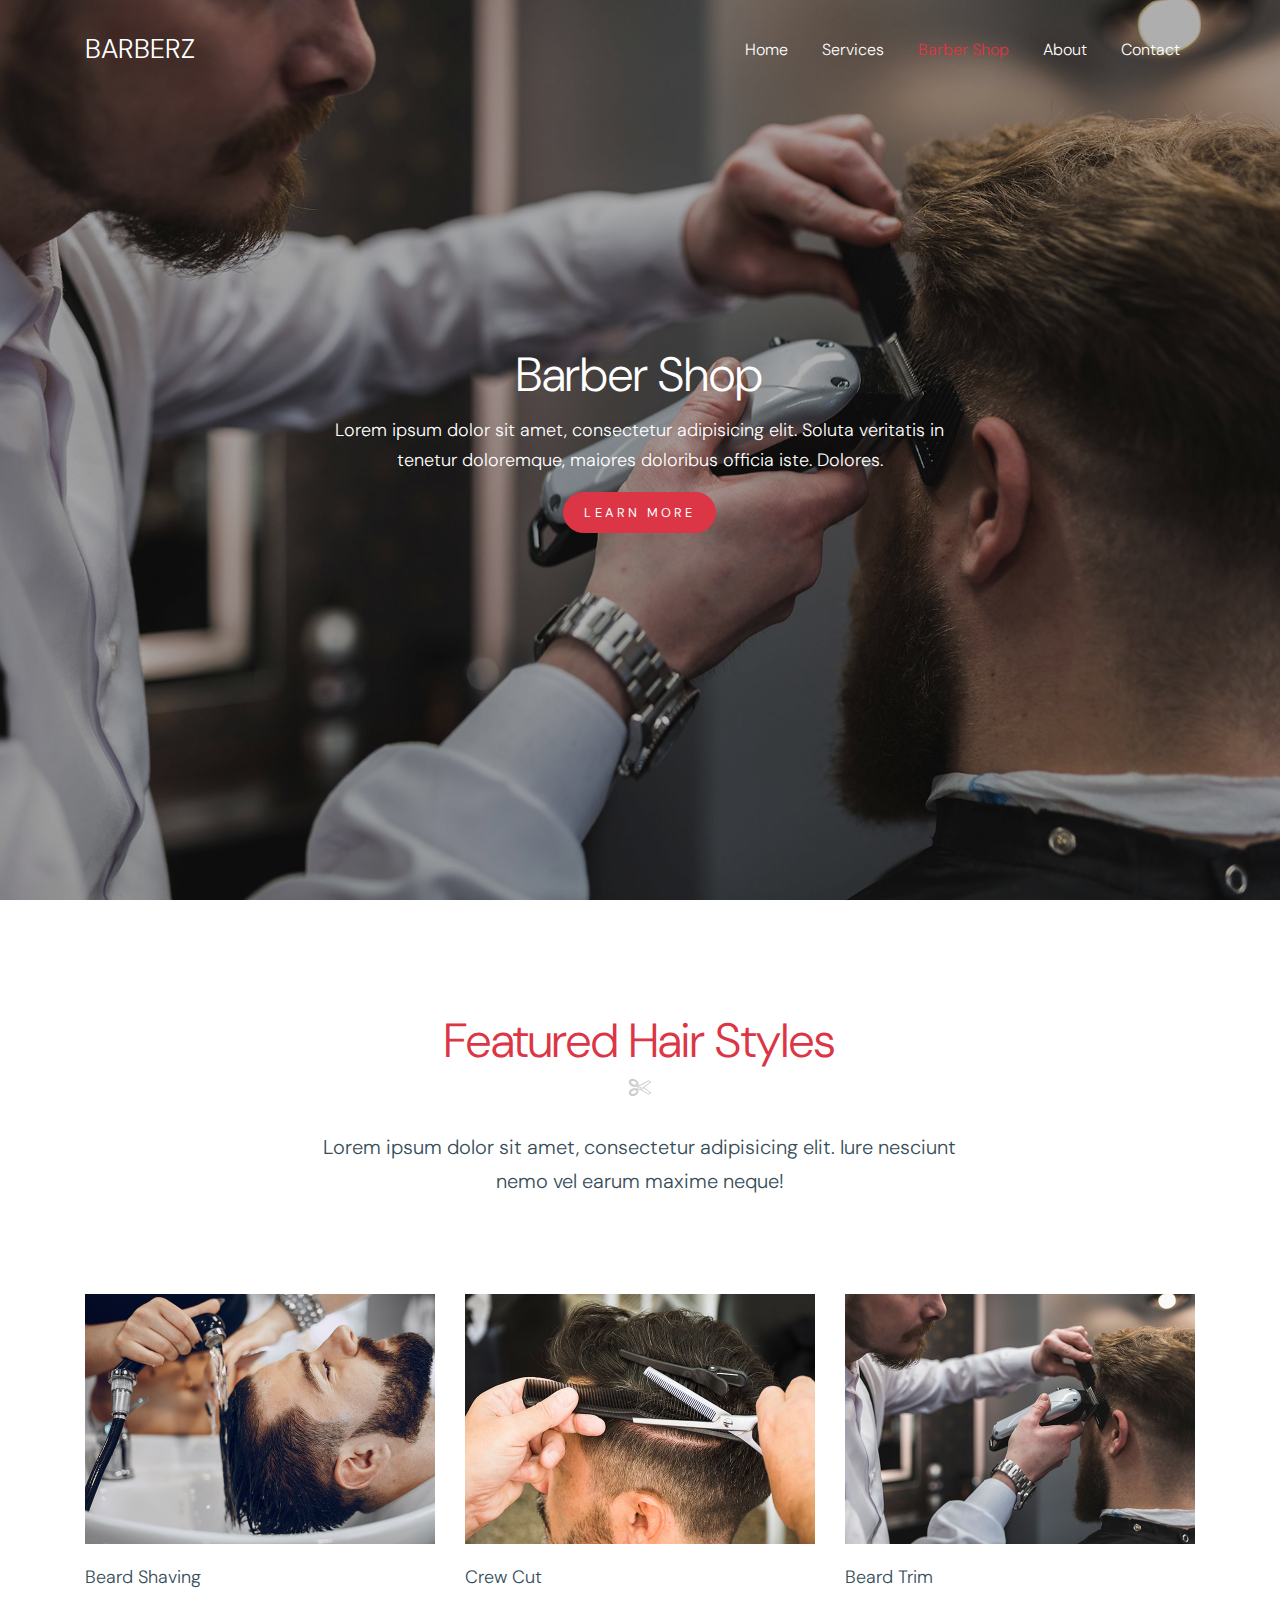
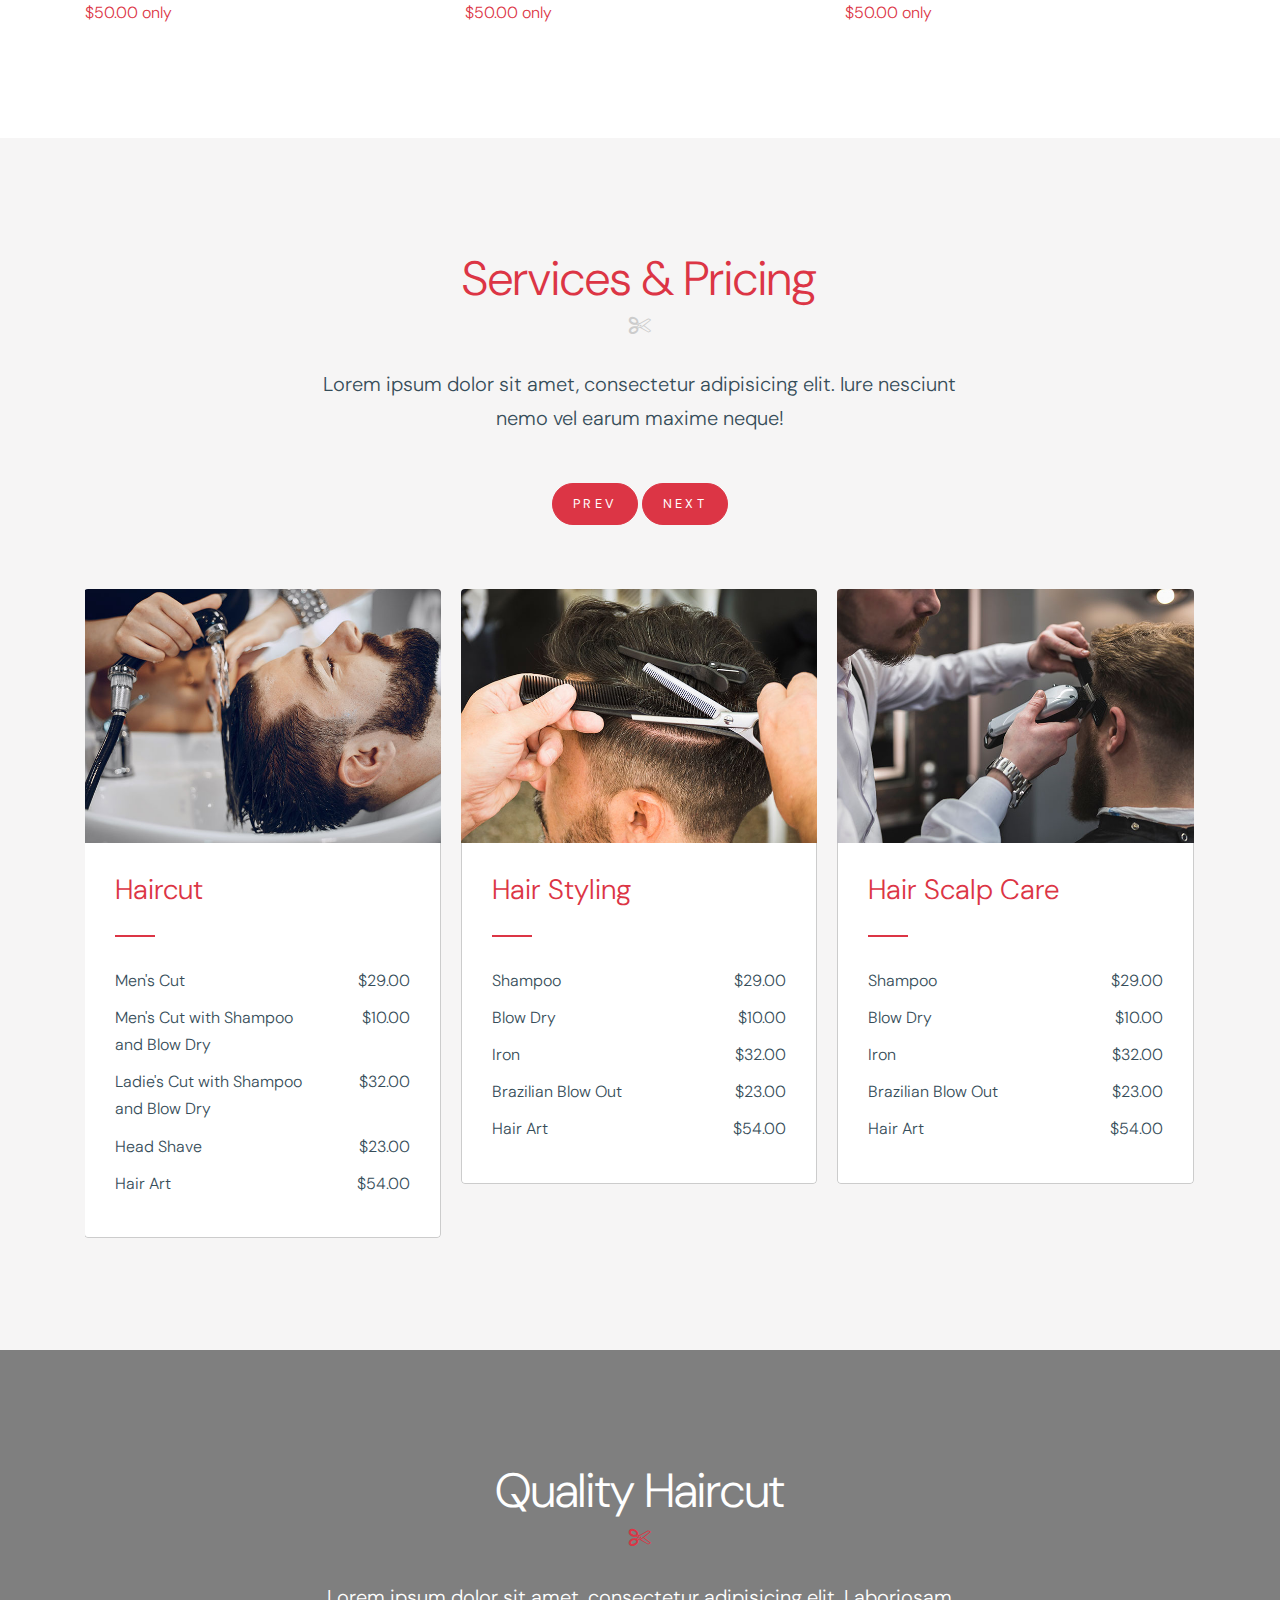
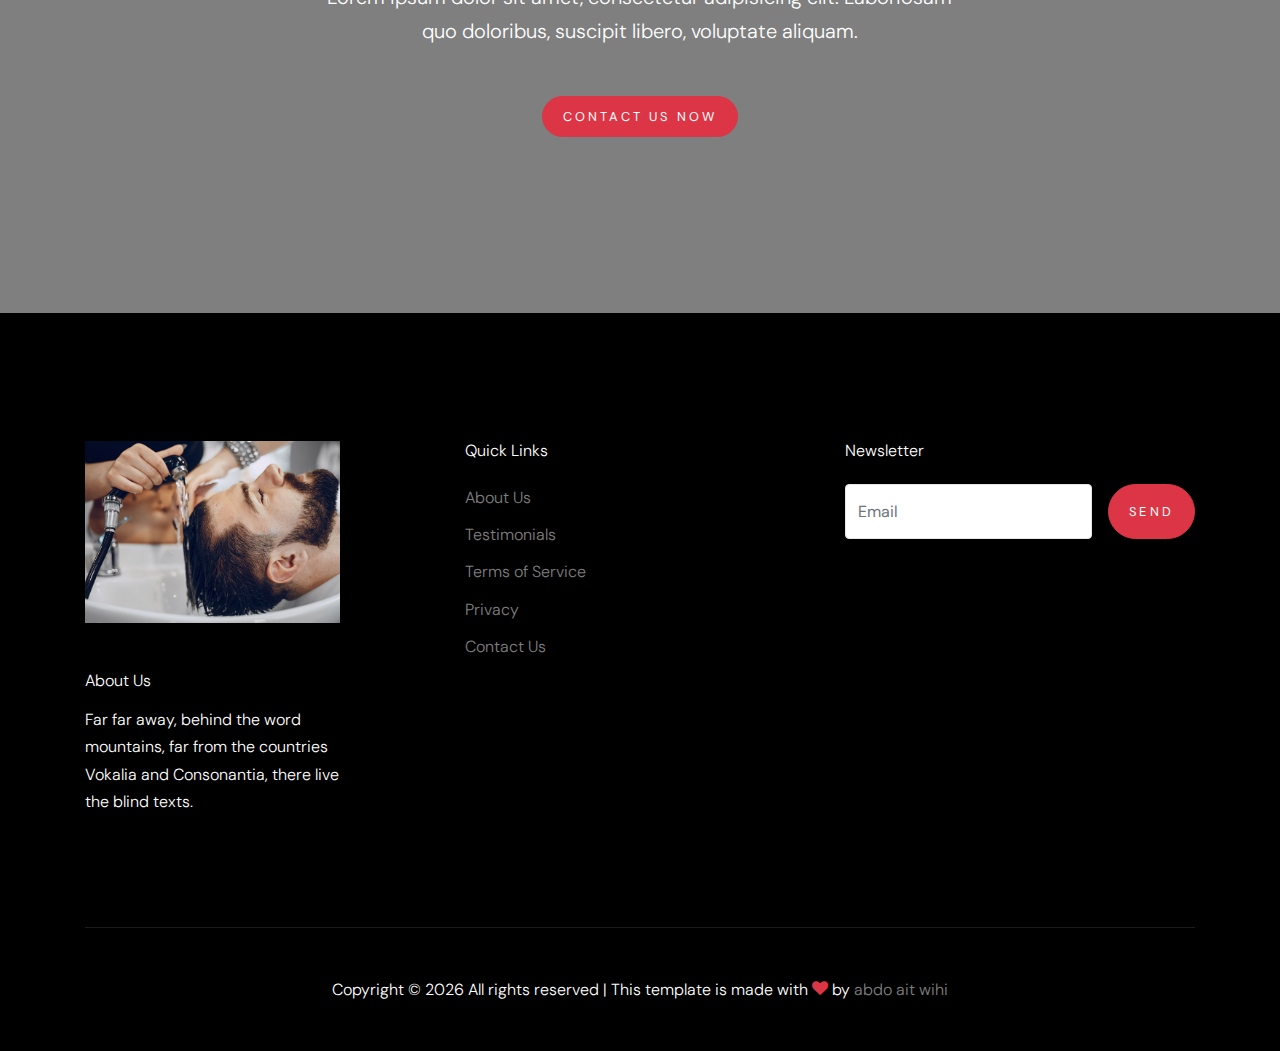
<file: barber-shop.html>
<!DOCTYPE html>
<html lang="en">
   <head>
      <title>Website Template by Abdo ait wihi</title>
      <meta charset="utf-8" />
      <meta
         name="viewport"
         content="width=device-width, initial-scale=1, shrink-to-fit=no"
      />
      <link
         href="https://fonts.googleapis.com/css?family=DM+Sans:300,400,700&amp;display=swap"
         rel="stylesheet"
      />
      <link rel="stylesheet" href="fonts/icomoon/style.css" />
      <link rel="stylesheet" href="css/bootstrap.min.css" />
      <link rel="stylesheet" href="css/bootstrap-datepicker.css" />
      <link rel="stylesheet" href="css/jquery.fancybox.min.css" />
      <link rel="stylesheet" href="css/owl.carousel.min.css" />
      <link rel="stylesheet" href="css/owl.theme.default.min.css" />
      <link rel="stylesheet" href="fonts/flaticon/font/flaticon.css" />
      <link rel="stylesheet" href="css/aos.css" />

      <link rel="stylesheet" href="css/style.css" />
   </head>
   <body data-spy="scroll" data-target=".site-navbar-target" data-offset="300">
      <div class="site-wrap" id="home-section">
         <div class="site-mobile-menu site-navbar-target">
            <div class="site-mobile-menu-header">
               <div class="site-mobile-menu-close mt-3">
                  <span class="icon-close2 js-menu-toggle"></span>
               </div>
            </div>
            <div class="site-mobile-menu-body"></div>
         </div>
         <header class="site-navbar site-navbar-target" role="banner">
            <div class="container">
               <div class="row align-items-center position-relative">
                  <div class="col-3">
                     <div class="site-logo">
                        <a href="index-2.html">Barberz</a>
                     </div>
                  </div>
                  <div class="col-9 text-right">
                     <span class="d-inline-block d-lg-none"
                        ><a
                           href="#"
                           class="text-white site-menu-toggle js-menu-toggle py-5 text-white"
                           ><span class="icon-menu h3 text-white"></span></a
                     ></span>
                     <nav
                        class="site-navigation text-right ml-auto d-none d-lg-block"
                        role="navigation"
                     >
                        <ul class="site-menu main-menu js-clone-nav ml-auto">
                           <li>
                              <a href="index-2.html" class="nav-link">Home</a>
                           </li>
                           <li>
                              <a href="services.html" class="nav-link"
                                 >Services</a
                              >
                           </li>
                           <li class="active">
                              <a href="barber-shop.html" class="nav-link"
                                 >Barber Shop</a
                              >
                           </li>
                           <li>
                              <a href="about.html" class="nav-link">About</a>
                           </li>
                           <li>
                              <a href="contact.html" class="nav-link"
                                 >Contact</a
                              >
                           </li>
                        </ul>
                     </nav>
                  </div>
               </div>
            </div>
         </header>
         <div class="ftco-blocks-cover-1">
            <div
               class="site-section-cover overlay"
               style="background-image: url('images/hero_1.jpg')"
            >
               <div class="container">
                  <div
                     class="row align-items-center justify-content-center text-center"
                  >
                     <div class="col-md-7">
                        <h1 class="mb-3">Barber Shop</h1>
                        <p>
                           Lorem ipsum dolor sit amet, consectetur adipisicing
                           elit. Soluta veritatis in tenetur doloremque, maiores
                           doloribus officia iste. Dolores.
                        </p>
                        <p>
                           <a href="#" class="btn btn-primary">Learn More</a>
                        </p>
                     </div>
                  </div>
               </div>
            </div>
         </div>
         <div class="site-section">
            <div class="container">
               <div class="row justify-content-center mb-5">
                  <div class="col-md-7 text-center">
                     <h3 class="scissors text-center">Featured Hair Styles</h3>
                     <p class="mb-5 lead">
                        Lorem ipsum dolor sit amet, consectetur adipisicing
                        elit. Iure nesciunt nemo vel earum maxime neque!
                     </p>
                  </div>
               </div>
               <div class="row hair-style">
                  <div class="col-lg-4 col-md-4 col-sm-6 col-12">
                     <a href="#" class="place">
                        <img src="images/img_1.jpg" alt="Image placeholder" />
                        <h2>Beard Shaving</h2>
                        <span>$50.00 only</span>
                     </a>
                  </div>
                  <div class="col-lg-4 col-md-4 col-sm-6 col-12">
                     <a href="#" class="place">
                        <img src="images/img_2.jpg" alt="Image placeholder" />
                        <h2>Crew Cut</h2>
                        <span>$50.00 only</span>
                     </a>
                  </div>
                  <div class="col-lg-4 col-md-4 col-sm-6 col-12">
                     <a href="#" class="place">
                        <img src="images/img_3.jpg" alt="Image placeholder" />
                        <h2>Beard Trim</h2>
                        <span>$50.00 only</span>
                     </a>
                  </div>
               </div>
            </div>
         </div>

         <div class="site-section bg-light">
            <div class="container">
               <div class="row justify-content-center mb-5">
                  <div class="col-md-7 text-center">
                     <h3 class="scissors text-center">
                        Services &amp; Pricing
                     </h3>
                     <p class="mb-5 lead">
                        Lorem ipsum dolor sit amet, consectetur adipisicing
                        elit. Iure nesciunt nemo vel earum maxime neque!
                     </p>
                     <p class="text-center">
                        <a href="#" class="btn btn-primary custom-prev">Prev</a>
                        <a href="#" class="btn btn-primary custom-next">Next</a>
                     </p>
                  </div>
               </div>
               <div class="row">
                  <div class="col-12">
                     <div class="nonloop-block-13 owl-carousel d-flex">
                        <div class="item-1 h">
                           <img
                              src="images/img_1.jpg"
                              alt="Image"
                              class="img-fluid"
                           />
                           <div class="item-1-contents">
                              <h3>Haircut</h3>
                              <ul>
                                 <li class="d-flex">
                                    <span>Men's Cut</span>
                                    <span class="price ml-auto">$29.00</span>
                                 </li>
                                 <li class="d-flex">
                                    <span
                                       >Men's Cut with Shampoo and Blow
                                       Dry</span
                                    ><span class="price ml-auto">$10.00</span>
                                 </li>
                                 <li class="d-flex">
                                    <span
                                       >Ladie's Cut with Shampoo and Blow
                                       Dry</span
                                    ><span class="price ml-auto">$32.00</span>
                                 </li>
                                 <li class="d-flex">
                                    <span>Head Shave</span
                                    ><span class="price ml-auto">$23.00</span>
                                 </li>
                                 <li class="d-flex">
                                    <span>Hair Art</span
                                    ><span class="price ml-auto">$54.00</span>
                                 </li>
                              </ul>
                           </div>
                        </div>
                        <div class="item-1 h">
                           <img
                              src="images/img_2.jpg"
                              alt="Image"
                              class="img-fluid"
                           />
                           <div class="item-1-contents">
                              <h3>Hair Styling</h3>
                              <ul>
                                 <li class="d-flex">
                                    <span>Shampoo</span>
                                    <span class="price ml-auto">$29.00</span>
                                 </li>
                                 <li class="d-flex">
                                    <span>Blow Dry</span
                                    ><span class="price ml-auto">$10.00</span>
                                 </li>
                                 <li class="d-flex">
                                    <span>Iron</span
                                    ><span class="price ml-auto">$32.00</span>
                                 </li>
                                 <li class="d-flex">
                                    <span>Brazilian Blow Out</span
                                    ><span class="price ml-auto">$23.00</span>
                                 </li>
                                 <li class="d-flex">
                                    <span>Hair Art</span
                                    ><span class="price ml-auto">$54.00</span>
                                 </li>
                              </ul>
                           </div>
                        </div>
                        <div class="item-1 h">
                           <img
                              src="images/img_3.jpg"
                              alt="Image"
                              class="img-fluid"
                           />
                           <div class="item-1-contents">
                              <h3>Hair Scalp Care</h3>
                              <ul>
                                 <li class="d-flex">
                                    <span>Shampoo</span>
                                    <span class="price ml-auto">$29.00</span>
                                 </li>
                                 <li class="d-flex">
                                    <span>Blow Dry</span
                                    ><span class="price ml-auto">$10.00</span>
                                 </li>
                                 <li class="d-flex">
                                    <span>Iron</span
                                    ><span class="price ml-auto">$32.00</span>
                                 </li>
                                 <li class="d-flex">
                                    <span>Brazilian Blow Out</span
                                    ><span class="price ml-auto">$23.00</span>
                                 </li>
                                 <li class="d-flex">
                                    <span>Hair Art</span
                                    ><span class="price ml-auto">$54.00</span>
                                 </li>
                              </ul>
                           </div>
                        </div>
                     </div>
                  </div>
               </div>
            </div>
         </div>
         <div
            class="site-section section-3"
            style="background-image: url('images/hero_1.jpg')"
         >
            <div class="container">
               <div class="row justify-content-center text-center">
                  <div class="col-7 text-center mb-5">
                     <h2
                        class="text-white scissors primary-color-icon text-center"
                     >
                        Quality Haircut
                     </h2>
                     <p class="lead text-white mb-5">
                        Lorem ipsum dolor sit amet, consectetur adipisicing
                        elit. Laboriosam quo doloribus, suscipit libero,
                        voluptate aliquam.
                     </p>
                     <p>
                        <a href="#" class="btn btn-primary">Contact Us Now</a>
                     </p>
                  </div>
               </div>
            </div>
         </div>
         <footer class="site-footer">
            <div class="container">
               <div class="row">
                  <div class="col-lg-3">
                     <img
                        src="images/img_1.jpg"
                        alt="Image"
                        class="img-fluid mb-5"
                     />
                     <h2 class="footer-heading mb-3">About Us</h2>
                     <p>
                        Far far away, behind the word mountains, far from the
                        countries Vokalia and Consonantia, there live the blind
                        texts.
                     </p>
                  </div>
                  <div class="col-lg-8 ml-auto">
                     <div class="row">
                        <div class="col-lg-6 ml-auto">
                           <h2 class="footer-heading mb-4">Quick Links</h2>
                           <ul class="list-unstyled">
                              <li><a href="#">About Us</a></li>
                              <li><a href="#">Testimonials</a></li>
                              <li><a href="#">Terms of Service</a></li>
                              <li><a href="#">Privacy</a></li>
                              <li><a href="#">Contact Us</a></li>
                           </ul>
                        </div>
                        <div class="col-lg-6">
                           <h2 class="footer-heading mb-4">Newsletter</h2>
                           <form action="#" class="d-flex" class="subscribe">
                              <input
                                 type="text"
                                 class="form-control mr-3"
                                 placeholder="Email"
                              />
                              <input
                                 type="submit"
                                 value="Send"
                                 class="btn btn-primary"
                              />
                           </form>
                        </div>
                     </div>
                  </div>
               </div>
               <div class="row pt-5 mt-5 text-center">
                  <div class="col-md-12">
                     <div class="border-top pt-5">
                        <p>
                           Copyright &copy;
                           <script>
                              document.write(new Date().getFullYear());
                           </script>
                           All rights reserved | This template is made with
                           <i
                              class="icon-heart text-danger"
                              aria-hidden="true"
                           ></i>
                           by
                           <a
                              href="https://ait-wihi.netlify.app/"
                              target="_blank"
                              >abdo ait wihi</a
                           >
                        </p>
                     </div>
                  </div>
               </div>
            </div>
         </footer>
      </div>
      <script src="js/jquery-3.3.1.min.js"></script>
      <script src="js/jquery-migrate-3.0.0.js"></script>
      <script src="js/popper.min.js"></script>
      <script src="js/bootstrap.min.js"></script>
      <script src="js/owl.carousel.min.js"></script>
      <script src="js/jquery.sticky.js"></script>
      <script src="js/jquery.waypoints.min.js"></script>
      <script src="js/jquery.animateNumber.min.js"></script>
      <script src="js/jquery.fancybox.min.js"></script>
      <script src="js/jquery.stellar.min.js"></script>
      <script src="js/jquery.easing.1.3.js"></script>
      <script src="js/bootstrap-datepicker.min.js"></script>
      <script src="js/aos.js"></script>
      <script src="js/main.js"></script>
      <script src="js/custom.js"></script>
   </body>
</html>
</file>
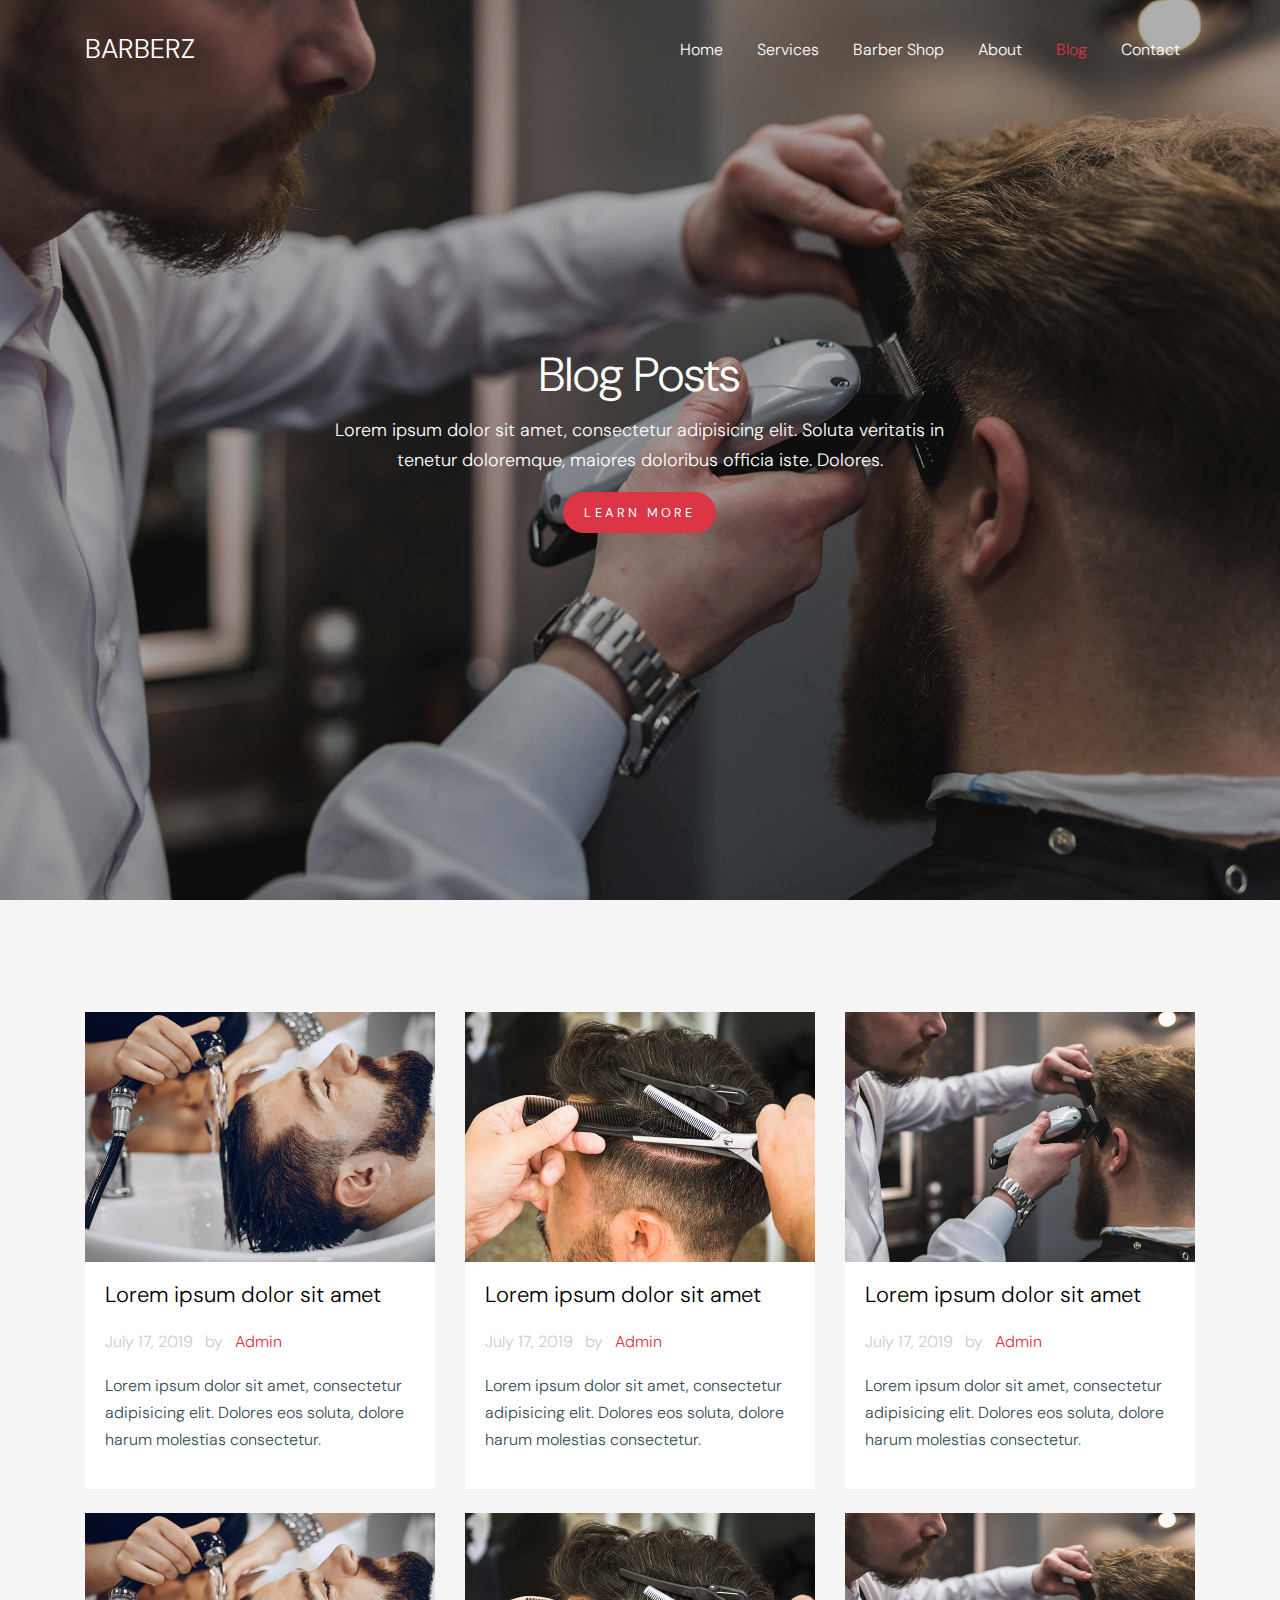
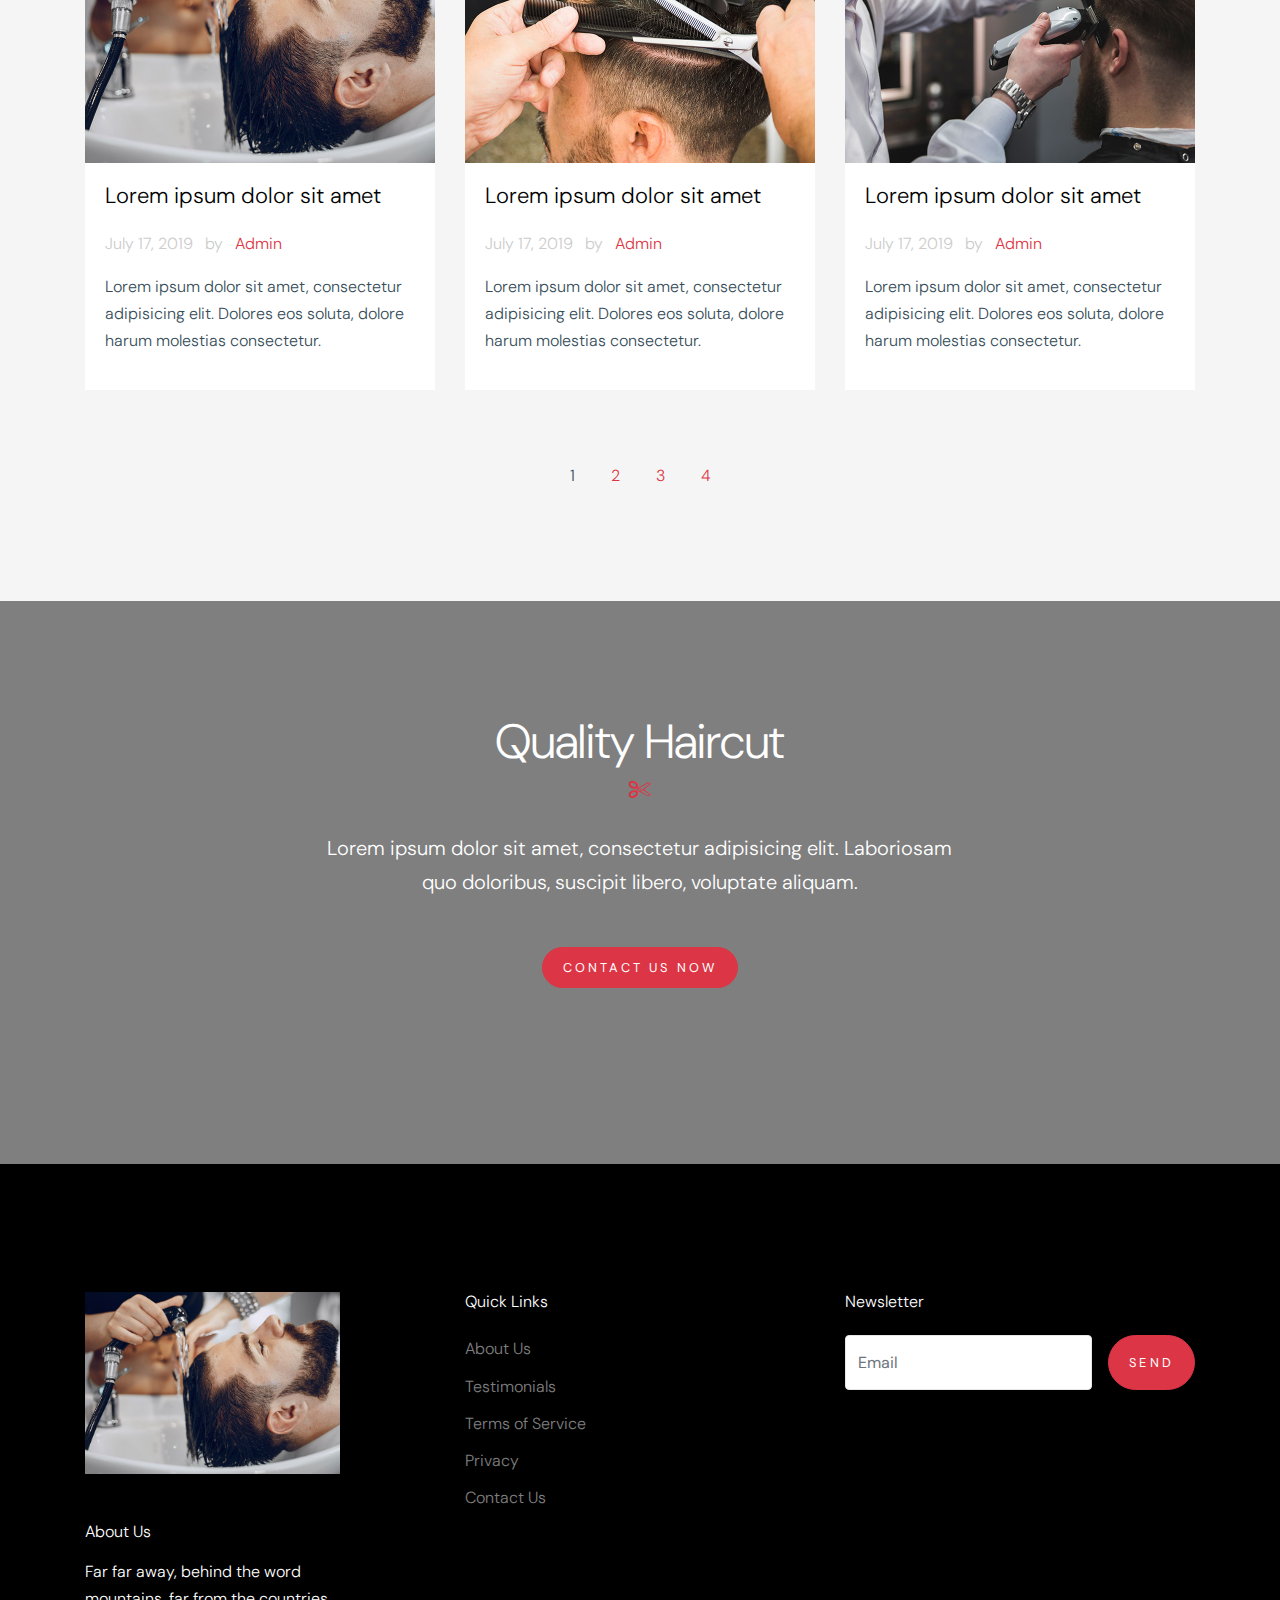
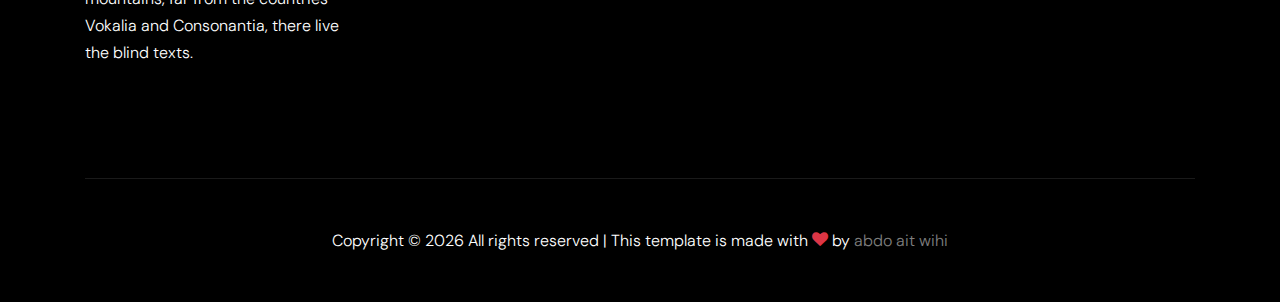
<file: blog.html>
<!DOCTYPE html>
<html lang="en">
   <head>
      <title>Website Template by Abdo ait wihi</title>
      <meta charset="utf-8" />
      <meta
         name="viewport"
         content="width=device-width, initial-scale=1, shrink-to-fit=no"
      />
      <link
         href="https://fonts.googleapis.com/css?family=DM+Sans:300,400,700&amp;display=swap"
         rel="stylesheet"
      />
      <link rel="stylesheet" href="fonts/icomoon/style.css" />
      <link rel="stylesheet" href="css/bootstrap.min.css" />
      <link rel="stylesheet" href="css/bootstrap-datepicker.css" />
      <link rel="stylesheet" href="css/jquery.fancybox.min.css" />
      <link rel="stylesheet" href="css/owl.carousel.min.css" />
      <link rel="stylesheet" href="css/owl.theme.default.min.css" />
      <link rel="stylesheet" href="fonts/flaticon/font/flaticon.css" />
      <link rel="stylesheet" href="css/aos.css" />

      <link rel="stylesheet" href="css/style.css" />
   </head>
   <body data-spy="scroll" data-target=".site-navbar-target" data-offset="300">
      <div class="site-wrap" id="home-section">
         <div class="site-mobile-menu site-navbar-target">
            <div class="site-mobile-menu-header">
               <div class="site-mobile-menu-close mt-3">
                  <span class="icon-close2 js-menu-toggle"></span>
               </div>
            </div>
            <div class="site-mobile-menu-body"></div>
         </div>
         <header class="site-navbar site-navbar-target" role="banner">
            <div class="container">
               <div class="row align-items-center position-relative">
                  <div class="col-3">
                     <div class="site-logo">
                        <a href="index-2.html">Barberz</a>
                     </div>
                  </div>
                  <div class="col-9 text-right">
                     <span class="d-inline-block d-lg-none"
                        ><a
                           href="#"
                           class="text-white site-menu-toggle js-menu-toggle py-5 text-white"
                           ><span class="icon-menu h3 text-white"></span></a
                     ></span>
                     <nav
                        class="site-navigation text-right ml-auto d-none d-lg-block"
                        role="navigation"
                     >
                        <ul class="site-menu main-menu js-clone-nav ml-auto">
                           <li>
                              <a href="index-2.html" class="nav-link">Home</a>
                           </li>
                           <li>
                              <a href="services.html" class="nav-link"
                                 >Services</a
                              >
                           </li>
                           <li>
                              <a href="barber-shop.html" class="nav-link"
                                 >Barber Shop</a
                              >
                           </li>
                           <li>
                              <a href="about.html" class="nav-link">About</a>
                           </li>
                           <li class="active">
                              <a href="blog.html" class="nav-link">Blog</a>
                           </li>
                           <li>
                              <a href="contact.html" class="nav-link"
                                 >Contact</a
                              >
                           </li>
                        </ul>
                     </nav>
                  </div>
               </div>
            </div>
         </header>
         <div class="ftco-blocks-cover-1">
            <div
               class="site-section-cover overlay"
               style="background-image: url('images/hero_1.jpg')"
            >
               <div class="container">
                  <div
                     class="row align-items-center justify-content-center text-center"
                  >
                     <div class="col-md-7">
                        <h1 class="mb-3">Blog Posts</h1>
                        <p>
                           Lorem ipsum dolor sit amet, consectetur adipisicing
                           elit. Soluta veritatis in tenetur doloremque, maiores
                           doloribus officia iste. Dolores.
                        </p>
                        <p>
                           <a href="#" class="btn btn-primary">Learn More</a>
                        </p>
                     </div>
                  </div>
               </div>
            </div>
         </div>
         <div class="site-section bg-light">
            <div class="container">
               <div class="row">
                  <div class="col-lg-4 col-md-6 mb-4">
                     <div class="post-entry-1 h-100">
                        <a href="single.html">
                           <img
                              src="images/img_1.jpg"
                              alt="Image"
                              class="img-fluid"
                           />
                        </a>
                        <div class="post-entry-1-contents">
                           <h2>
                              <a href="single.html"
                                 >Lorem ipsum dolor sit amet</a
                              >
                           </h2>
                           <span class="meta d-inline-block mb-3"
                              >July 17, 2019 <span class="mx-2">by</span>
                              <a href="#">Admin</a></span
                           >
                           <p>
                              Lorem ipsum dolor sit amet, consectetur
                              adipisicing elit. Dolores eos soluta, dolore harum
                              molestias consectetur.
                           </p>
                        </div>
                     </div>
                  </div>
                  <div class="col-lg-4 col-md-6 mb-4">
                     <div class="post-entry-1 h-100">
                        <a href="single.html">
                           <img
                              src="images/img_2.jpg"
                              alt="Image"
                              class="img-fluid"
                           />
                        </a>
                        <div class="post-entry-1-contents">
                           <h2>
                              <a href="single.html"
                                 >Lorem ipsum dolor sit amet</a
                              >
                           </h2>
                           <span class="meta d-inline-block mb-3"
                              >July 17, 2019 <span class="mx-2">by</span>
                              <a href="#">Admin</a></span
                           >
                           <p>
                              Lorem ipsum dolor sit amet, consectetur
                              adipisicing elit. Dolores eos soluta, dolore harum
                              molestias consectetur.
                           </p>
                        </div>
                     </div>
                  </div>
                  <div class="col-lg-4 col-md-6 mb-4">
                     <div class="post-entry-1 h-100">
                        <a href="single.html">
                           <img
                              src="images/img_3.jpg"
                              alt="Image"
                              class="img-fluid"
                           />
                        </a>
                        <div class="post-entry-1-contents">
                           <h2>
                              <a href="single.html"
                                 >Lorem ipsum dolor sit amet</a
                              >
                           </h2>
                           <span class="meta d-inline-block mb-3"
                              >July 17, 2019 <span class="mx-2">by</span>
                              <a href="#">Admin</a></span
                           >
                           <p>
                              Lorem ipsum dolor sit amet, consectetur
                              adipisicing elit. Dolores eos soluta, dolore harum
                              molestias consectetur.
                           </p>
                        </div>
                     </div>
                  </div>
                  <div class="col-lg-4 col-md-6 mb-4">
                     <div class="post-entry-1 h-100">
                        <a href="single.html">
                           <img
                              src="images/img_1.jpg"
                              alt="Image"
                              class="img-fluid"
                           />
                        </a>
                        <div class="post-entry-1-contents">
                           <h2>
                              <a href="single.html"
                                 >Lorem ipsum dolor sit amet</a
                              >
                           </h2>
                           <span class="meta d-inline-block mb-3"
                              >July 17, 2019 <span class="mx-2">by</span>
                              <a href="#">Admin</a></span
                           >
                           <p>
                              Lorem ipsum dolor sit amet, consectetur
                              adipisicing elit. Dolores eos soluta, dolore harum
                              molestias consectetur.
                           </p>
                        </div>
                     </div>
                  </div>
                  <div class="col-lg-4 col-md-6 mb-4">
                     <div class="post-entry-1 h-100">
                        <a href="single.html">
                           <img
                              src="images/img_2.jpg"
                              alt="Image"
                              class="img-fluid"
                           />
                        </a>
                        <div class="post-entry-1-contents">
                           <h2>
                              <a href="single.html"
                                 >Lorem ipsum dolor sit amet</a
                              >
                           </h2>
                           <span class="meta d-inline-block mb-3"
                              >July 17, 2019 <span class="mx-2">by</span>
                              <a href="#">Admin</a></span
                           >
                           <p>
                              Lorem ipsum dolor sit amet, consectetur
                              adipisicing elit. Dolores eos soluta, dolore harum
                              molestias consectetur.
                           </p>
                        </div>
                     </div>
                  </div>
                  <div class="col-lg-4 col-md-6 mb-4">
                     <div class="post-entry-1 h-100">
                        <a href="single.html">
                           <img
                              src="images/img_3.jpg"
                              alt="Image"
                              class="img-fluid"
                           />
                        </a>
                        <div class="post-entry-1-contents">
                           <h2>
                              <a href="single.html"
                                 >Lorem ipsum dolor sit amet</a
                              >
                           </h2>
                           <span class="meta d-inline-block mb-3"
                              >July 17, 2019 <span class="mx-2">by</span>
                              <a href="#">Admin</a></span
                           >
                           <p>
                              Lorem ipsum dolor sit amet, consectetur
                              adipisicing elit. Dolores eos soluta, dolore harum
                              molestias consectetur.
                           </p>
                        </div>
                     </div>
                  </div>
                  <div class="col-12 mt-5 text-center">
                     <span class="p-3">1</span>
                     <a href="#" class="p-3">2</a>
                     <a href="#" class="p-3">3</a>
                     <a href="#" class="p-3">4</a>
                  </div>
               </div>
            </div>
         </div>
         <div
            class="site-section section-3"
            style="background-image: url('images/hero_1.jpg')"
         >
            <div class="container">
               <div class="row justify-content-center text-center">
                  <div class="col-7 text-center mb-5">
                     <h2
                        class="text-white scissors primary-color-icon text-center"
                     >
                        Quality Haircut
                     </h2>
                     <p class="lead text-white mb-5">
                        Lorem ipsum dolor sit amet, consectetur adipisicing
                        elit. Laboriosam quo doloribus, suscipit libero,
                        voluptate aliquam.
                     </p>
                     <p>
                        <a href="#" class="btn btn-primary">Contact Us Now</a>
                     </p>
                  </div>
               </div>
            </div>
         </div>
         <footer class="site-footer">
            <div class="container">
               <div class="row">
                  <div class="col-lg-3">
                     <img
                        src="images/img_1.jpg"
                        alt="Image"
                        class="img-fluid mb-5"
                     />
                     <h2 class="footer-heading mb-3">About Us</h2>
                     <p>
                        Far far away, behind the word mountains, far from the
                        countries Vokalia and Consonantia, there live the blind
                        texts.
                     </p>
                  </div>
                  <div class="col-lg-8 ml-auto">
                     <div class="row">
                        <div class="col-lg-6 ml-auto">
                           <h2 class="footer-heading mb-4">Quick Links</h2>
                           <ul class="list-unstyled">
                              <li><a href="#">About Us</a></li>
                              <li><a href="#">Testimonials</a></li>
                              <li><a href="#">Terms of Service</a></li>
                              <li><a href="#">Privacy</a></li>
                              <li><a href="#">Contact Us</a></li>
                           </ul>
                        </div>
                        <div class="col-lg-6">
                           <h2 class="footer-heading mb-4">Newsletter</h2>
                           <form action="#" class="d-flex" class="subscribe">
                              <input
                                 type="text"
                                 class="form-control mr-3"
                                 placeholder="Email"
                              />
                              <input
                                 type="submit"
                                 value="Send"
                                 class="btn btn-primary"
                              />
                           </form>
                        </div>
                     </div>
                  </div>
               </div>
               <div class="row pt-5 mt-5 text-center">
                  <div class="col-md-12">
                     <div class="border-top pt-5">
                        <p>
                           Copyright &copy;
                           <script>
                              document.write(new Date().getFullYear());
                           </script>
                           All rights reserved | This template is made with
                           <i
                              class="icon-heart text-danger"
                              aria-hidden="true"
                           ></i>
                           by
                           <a
                              href="https://ait-wihi.netlify.app/"
                              target="_blank"
                              >abdo ait wihi</a
                           >
                        </p>
                     </div>
                  </div>
               </div>
            </div>
         </footer>
      </div>
      <script src="js/jquery-3.3.1.min.js"></script>
      <script src="js/jquery-migrate-3.0.0.js"></script>
      <script src="js/popper.min.js"></script>
      <script src="js/bootstrap.min.js"></script>
      <script src="js/owl.carousel.min.js"></script>
      <script src="js/jquery.sticky.js"></script>
      <script src="js/jquery.waypoints.min.js"></script>
      <script src="js/jquery.animateNumber.min.js"></script>
      <script src="js/jquery.fancybox.min.js"></script>
      <script src="js/jquery.stellar.min.js"></script>
      <script src="js/jquery.easing.1.3.js"></script>
      <script src="js/bootstrap-datepicker.min.js"></script>
      <script src="js/aos.js"></script>
      <script src="js/main.js"></script>
      <script src="js/custom.js"></script>
   </body>
</html>
</file>
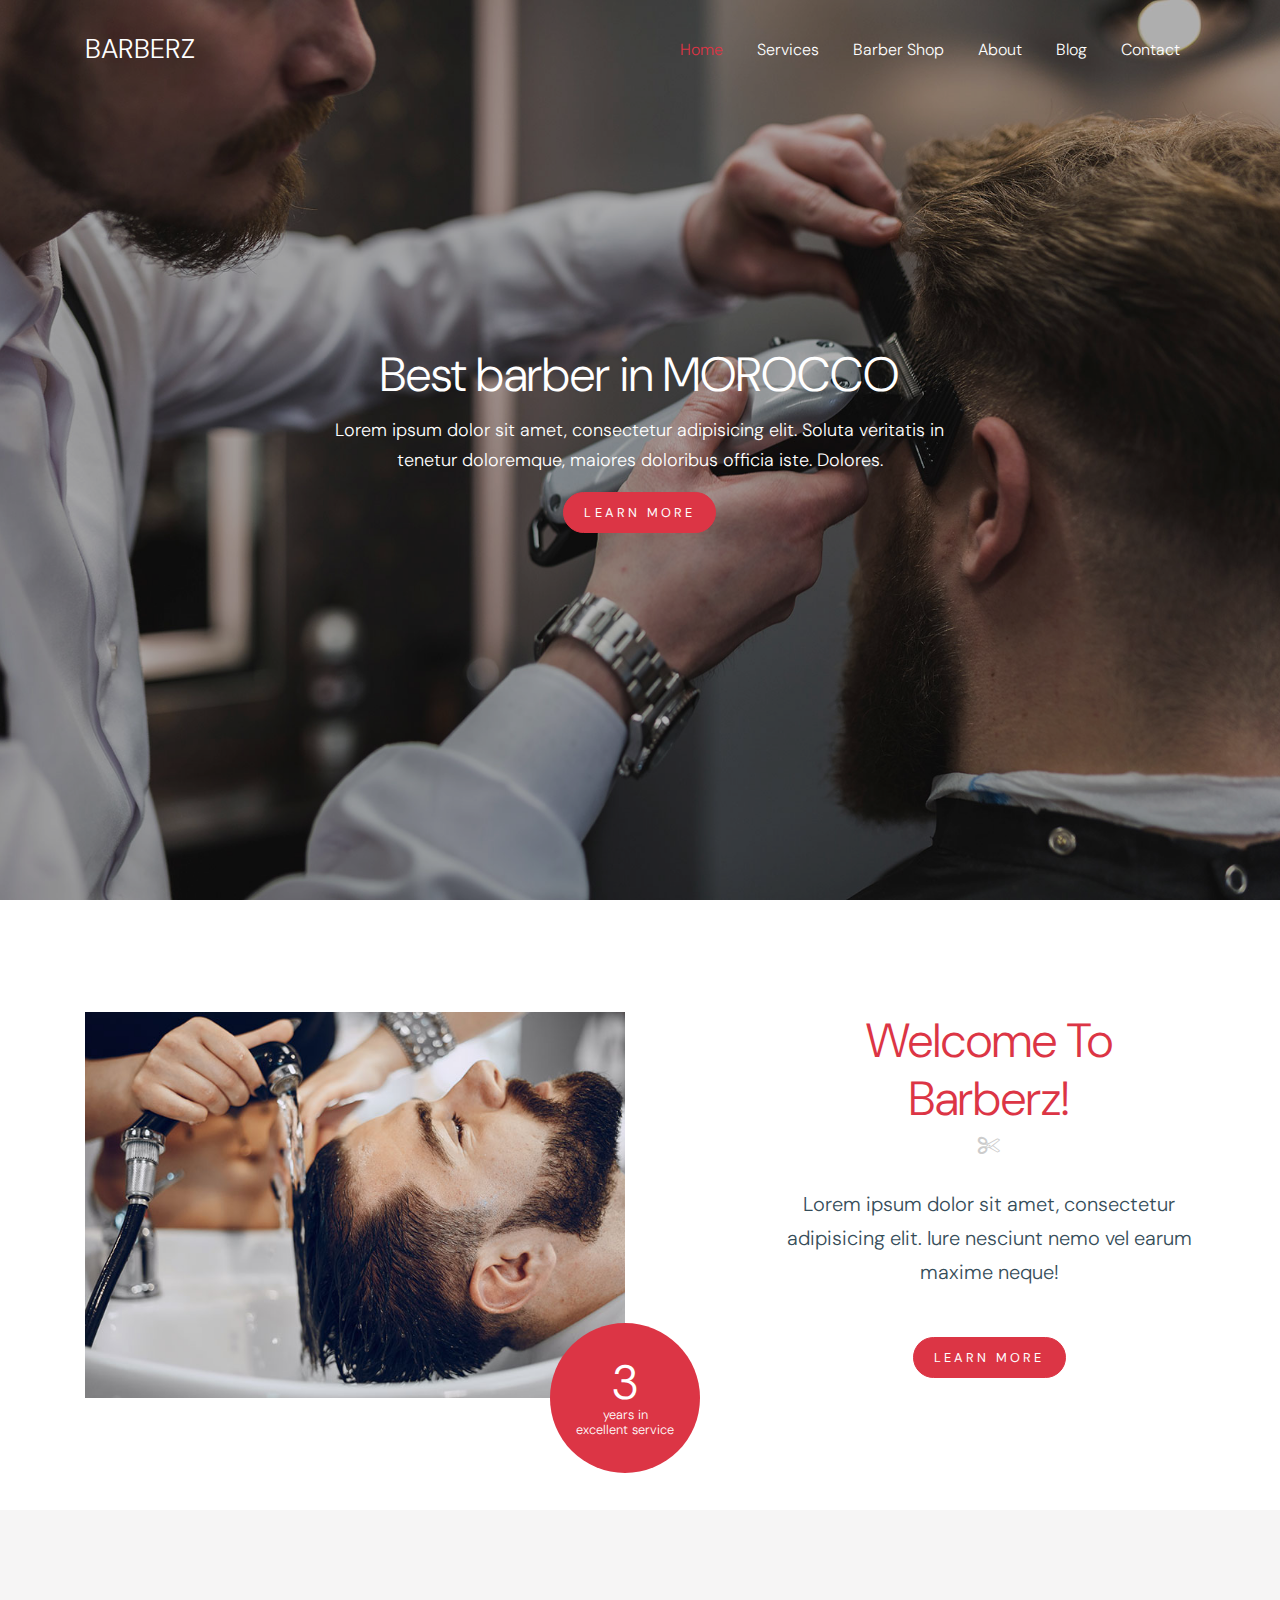
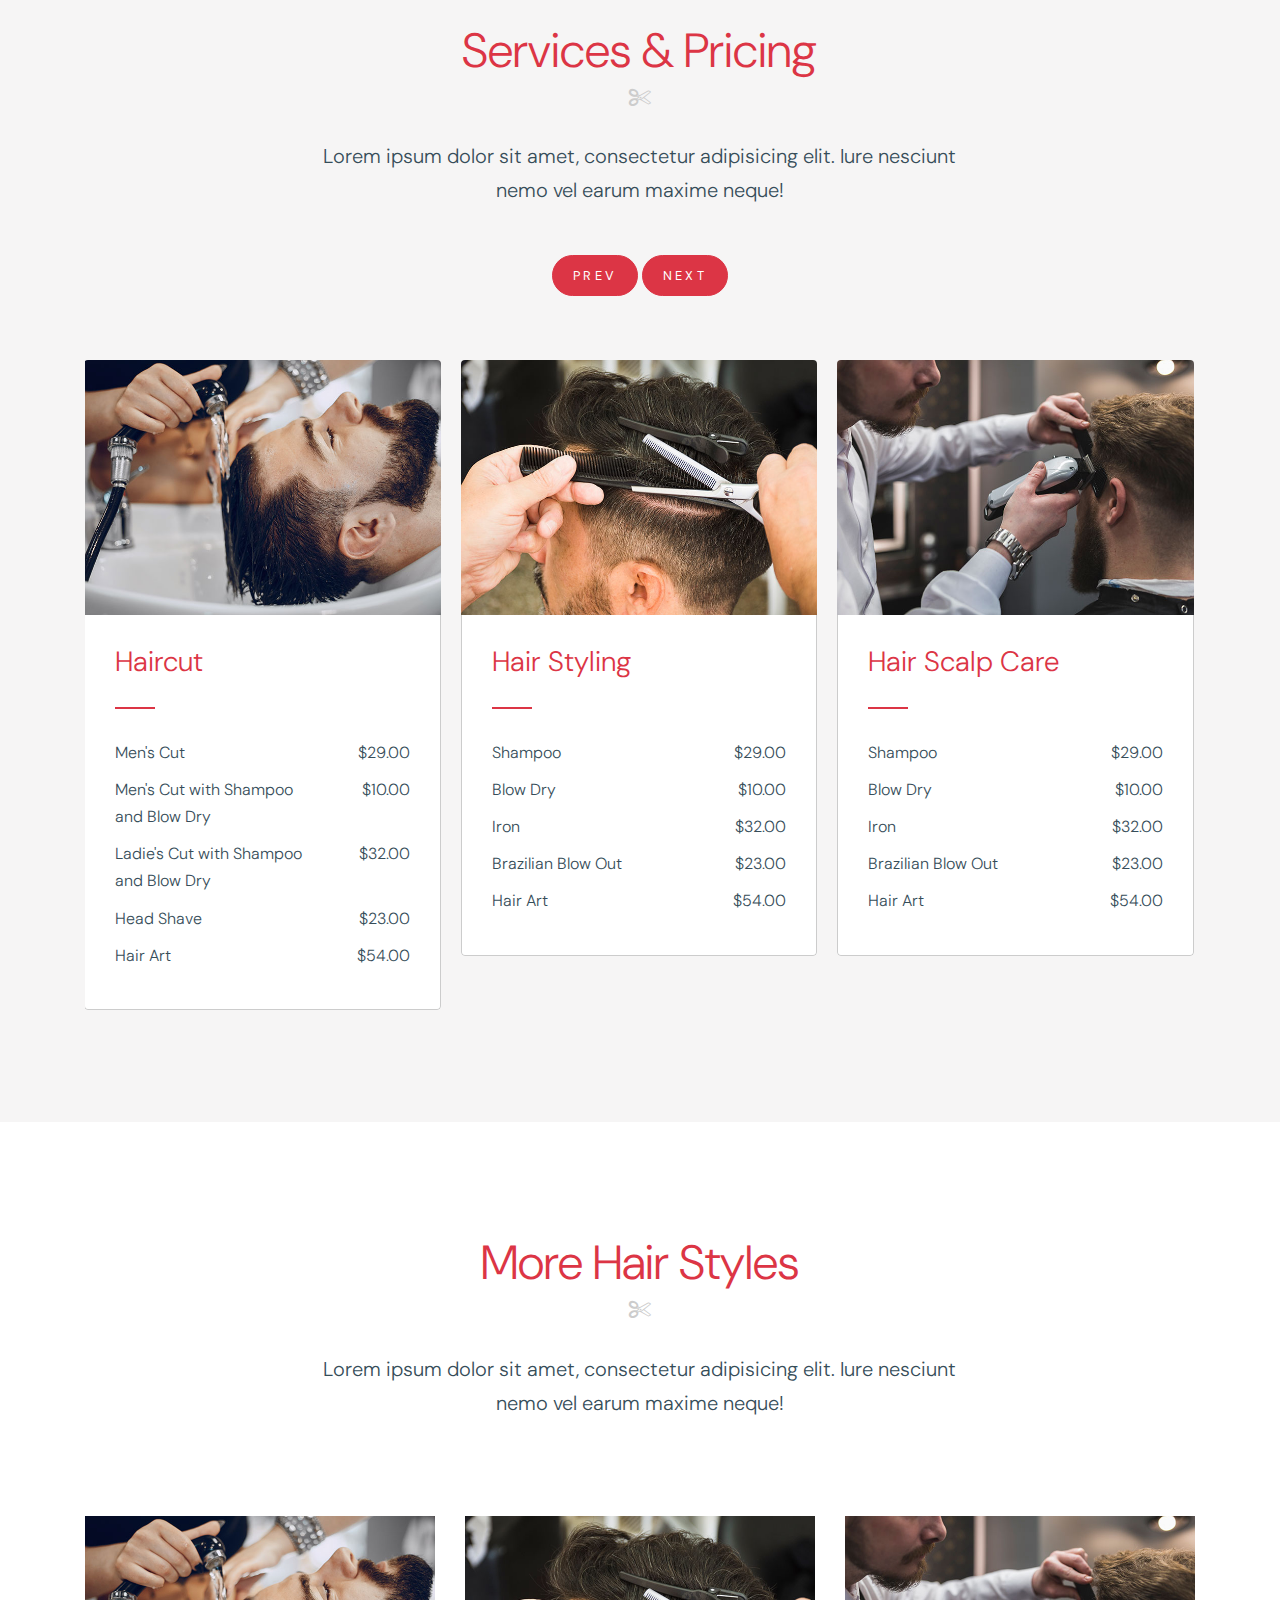
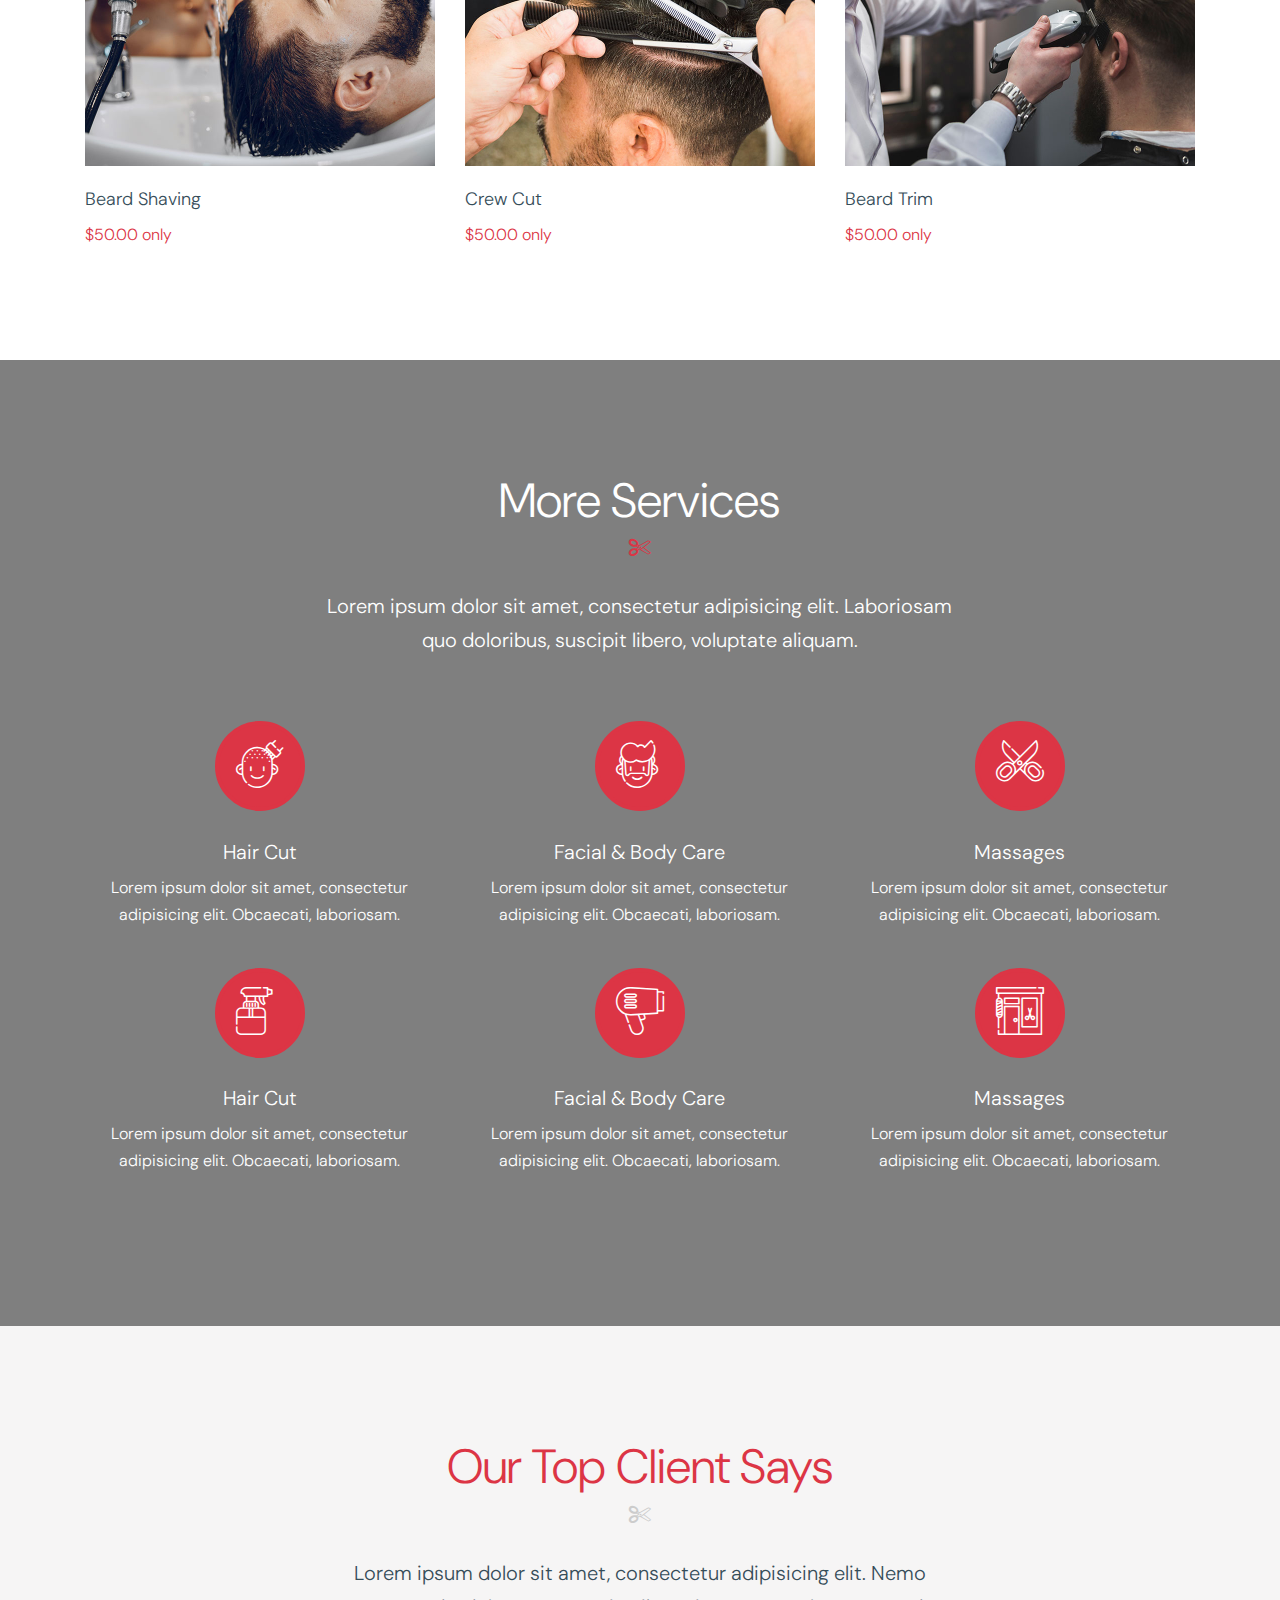
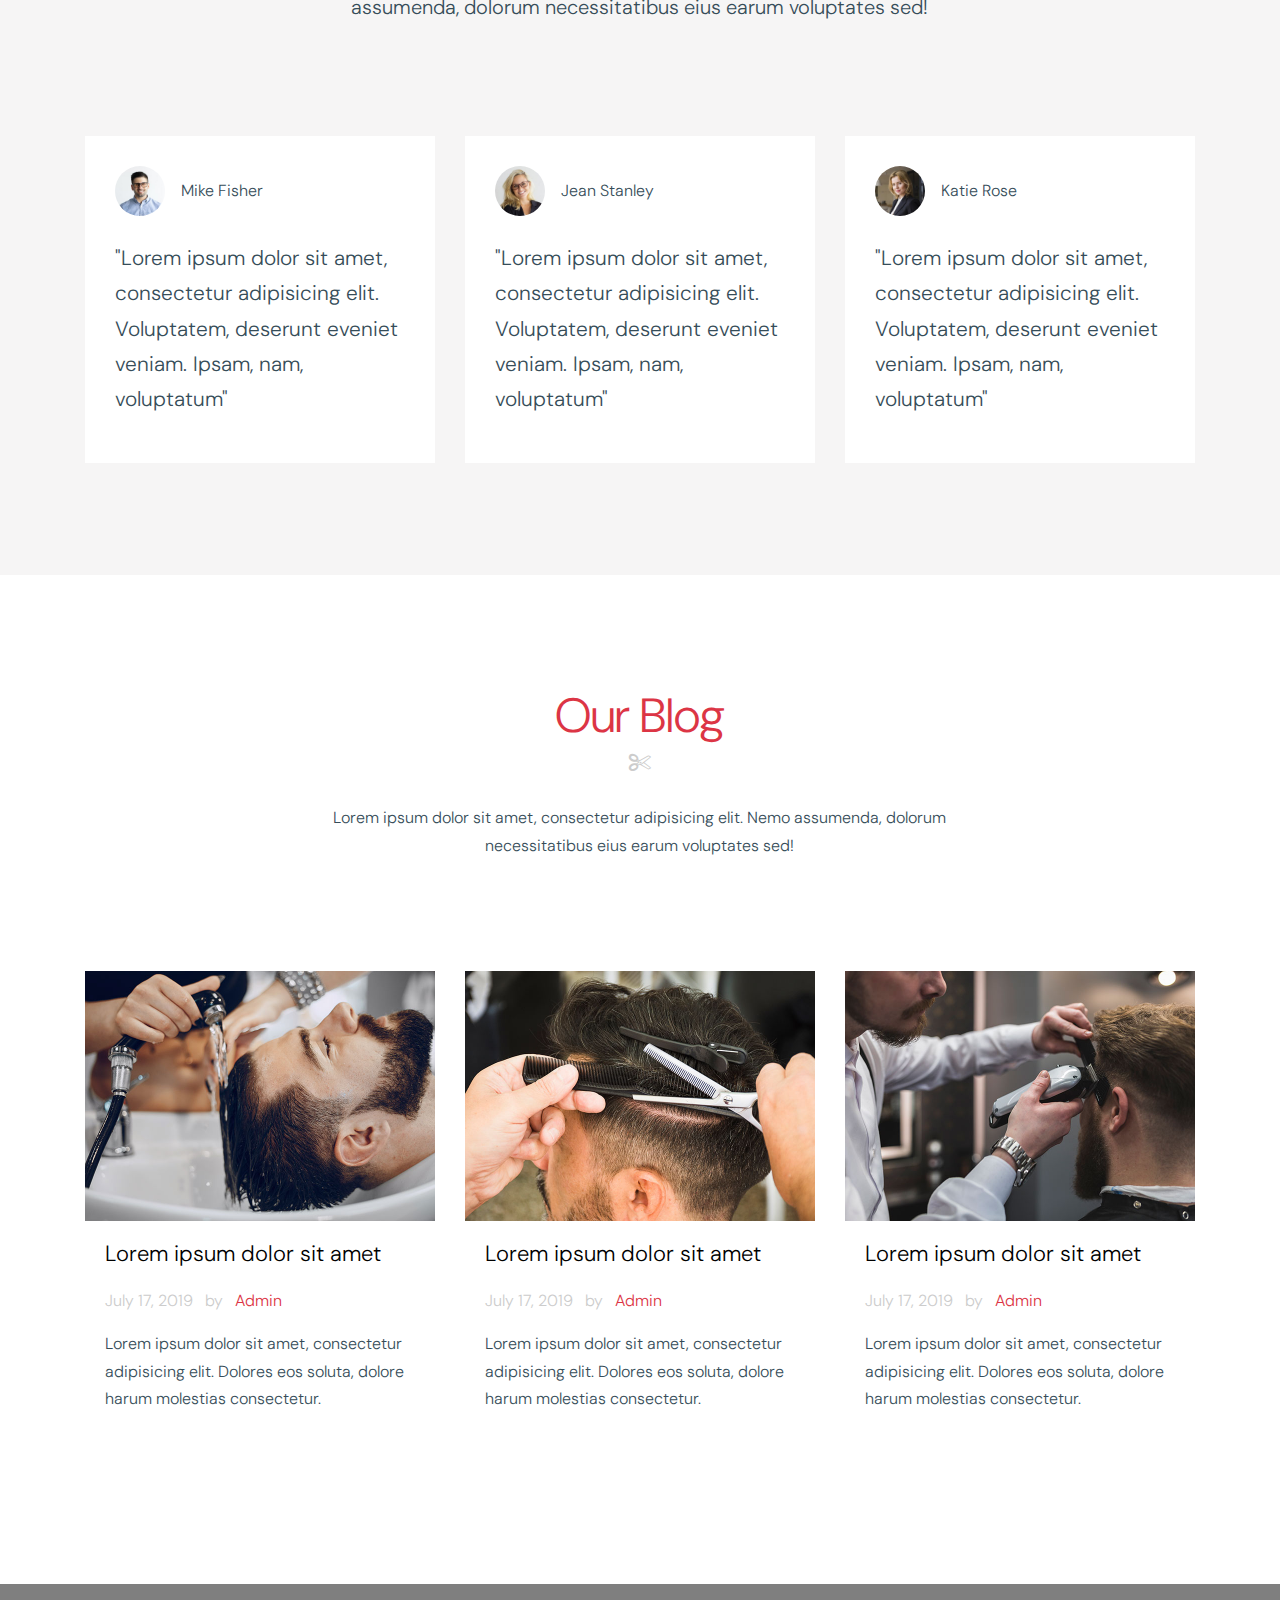
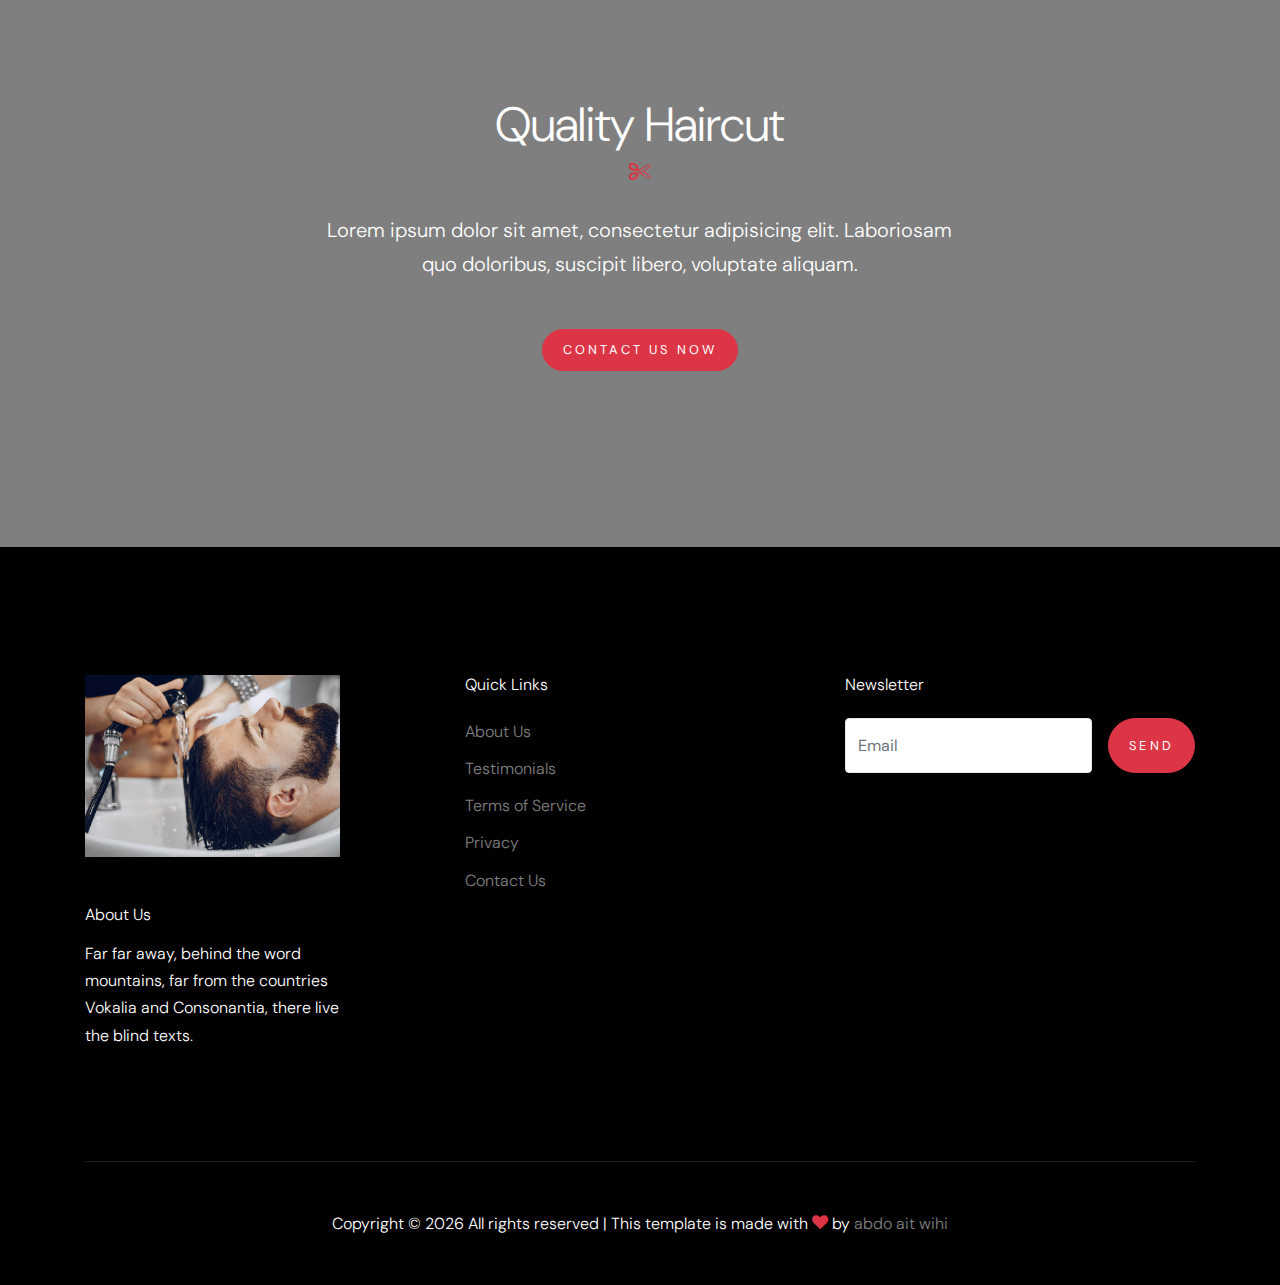
<file: index-2.html>
<!DOCTYPE html>
<html lang="en">
   <head>
      <title>Website Template by Abdo ait wihi</title>
      <meta charset="utf-8" />
      <meta
         name="viewport"
         content="width=device-width, initial-scale=1, shrink-to-fit=no"
      />
      <link
         href="https://fonts.googleapis.com/css?family=DM+Sans:300,400,700&amp;display=swap"
         rel="stylesheet"
      />
      <link rel="stylesheet" href="fonts/icomoon/style.css" />
      <link rel="stylesheet" href="css/bootstrap.min.css" />
      <link rel="stylesheet" href="css/bootstrap-datepicker.css" />
      <link rel="stylesheet" href="css/jquery.fancybox.min.css" />
      <link rel="stylesheet" href="css/owl.carousel.min.css" />
      <link rel="stylesheet" href="css/owl.theme.default.min.css" />
      <link rel="stylesheet" href="fonts/flaticon/font/flaticon.css" />
      <link rel="stylesheet" href="css/aos.css" />

      <link rel="stylesheet" href="css/style.css" />
   </head>
   <body data-spy="scroll" data-target=".site-navbar-target" data-offset="300">
      <div class="site-wrap" id="home-section">
         <div class="site-mobile-menu site-navbar-target">
            <div class="site-mobile-menu-header">
               <div class="site-mobile-menu-close mt-3">
                  <span class="icon-close2 js-menu-toggle"></span>
               </div>
            </div>
            <div class="site-mobile-menu-body"></div>
         </div>
         <header class="site-navbar site-navbar-target" role="banner">
            <div class="container">
               <div class="row align-items-center position-relative">
                  <div class="col-3">
                     <div class="site-logo">
                        <a href="index-2.html">Barberz</a>
                     </div>
                  </div>
                  <div class="col-9 text-right">
                     <span class="d-inline-block d-lg-none"
                        ><a
                           href="#"
                           class="text-white site-menu-toggle js-menu-toggle py-5 text-white"
                           ><span class="icon-menu h3 text-white"></span></a
                     ></span>
                     <nav
                        class="site-navigation text-right ml-auto d-none d-lg-block"
                        role="navigation"
                     >
                        <ul class="site-menu main-menu js-clone-nav ml-auto">
                           <li class="active">
                              <a href="index-2.html" class="nav-link">Home</a>
                           </li>
                           <li>
                              <a href="services.html" class="nav-link"
                                 >Services</a
                              >
                           </li>
                           <li>
                              <a href="barber-shop.html" class="nav-link"
                                 >Barber Shop</a
                              >
                           </li>
                           <li>
                              <a href="about.html" class="nav-link">About</a>
                           </li>
                           <li>
                              <a href="blog.html" class="nav-link">Blog</a>
                           </li>
                           <li>
                              <a href="contact.html" class="nav-link"
                                 >Contact</a
                              >
                           </li>
                        </ul>
                     </nav>
                  </div>
               </div>
            </div>
         </header>
         <div class="ftco-blocks-cover-1">
            <div
               class="site-section-cover overlay"
               style="background-image: url('images/hero_1.jpg')"
            >
               <div class="container">
                  <div
                     class="row align-items-center justify-content-center text-center"
                  >
                     <div class="col-md-7">
                        <h1 class="mb-3">Best barber in MOROCCO</h1>
                        <p>
                           Lorem ipsum dolor sit amet, consectetur adipisicing
                           elit. Soluta veritatis in tenetur doloremque, maiores
                           doloribus officia iste. Dolores.
                        </p>
                        <p>
                           <a href="#" class="btn btn-primary">Learn More</a>
                        </p>
                     </div>
                  </div>
               </div>
            </div>
         </div>
         <div class="site-section">
            <div class="container">
               <div class="row">
                  <div class="col-lg-6 mb-5 mb-lg-0">
                     <div class="img-years">
                        <img
                           src="images/img_1.jpg"
                           alt="Image"
                           class="img-fluid"
                        />
                        <div class="year">
                           <span
                              >3
                              <span
                                 >years in <br />excellent service</span
                              ></span
                           >
                        </div>
                     </div>
                  </div>
                  <div class="col-lg-5 ml-auto pl-lg-5 text-center">
                     <h3 class="scissors text-center">Welcome To Barberz!</h3>
                     <p class="mb-5 lead">
                        Lorem ipsum dolor sit amet, consectetur adipisicing
                        elit. Iure nesciunt nemo vel earum maxime neque!
                     </p>
                     <p><a href="#" class="btn btn-primary">Learn More</a></p>
                  </div>
               </div>
            </div>
         </div>
         <div class="site-section bg-light">
            <div class="container">
               <div class="row justify-content-center mb-5">
                  <div class="col-md-7 text-center">
                     <h3 class="scissors text-center">
                        Services &amp; Pricing
                     </h3>
                     <p class="mb-5 lead">
                        Lorem ipsum dolor sit amet, consectetur adipisicing
                        elit. Iure nesciunt nemo vel earum maxime neque!
                     </p>
                     <p class="text-center">
                        <a href="#" class="btn btn-primary custom-prev">Prev</a>
                        <a href="#" class="btn btn-primary custom-next">Next</a>
                     </p>
                  </div>
               </div>
               <div class="row">
                  <div class="col-12">
                     <div class="nonloop-block-13 owl-carousel d-flex">
                        <div class="item-1 h">
                           <img
                              src="images/img_1.jpg"
                              alt="Image"
                              class="img-fluid"
                           />
                           <div class="item-1-contents">
                              <h3>Haircut</h3>
                              <ul>
                                 <li class="d-flex">
                                    <span>Men's Cut</span>
                                    <span class="price ml-auto">$29.00</span>
                                 </li>
                                 <li class="d-flex">
                                    <span
                                       >Men's Cut with Shampoo and Blow
                                       Dry</span
                                    ><span class="price ml-auto">$10.00</span>
                                 </li>
                                 <li class="d-flex">
                                    <span
                                       >Ladie's Cut with Shampoo and Blow
                                       Dry</span
                                    ><span class="price ml-auto">$32.00</span>
                                 </li>
                                 <li class="d-flex">
                                    <span>Head Shave</span
                                    ><span class="price ml-auto">$23.00</span>
                                 </li>
                                 <li class="d-flex">
                                    <span>Hair Art</span
                                    ><span class="price ml-auto">$54.00</span>
                                 </li>
                              </ul>
                           </div>
                        </div>
                        <div class="item-1 h">
                           <img
                              src="images/img_2.jpg"
                              alt="Image"
                              class="img-fluid"
                           />
                           <div class="item-1-contents">
                              <h3>Hair Styling</h3>
                              <ul>
                                 <li class="d-flex">
                                    <span>Shampoo</span>
                                    <span class="price ml-auto">$29.00</span>
                                 </li>
                                 <li class="d-flex">
                                    <span>Blow Dry</span
                                    ><span class="price ml-auto">$10.00</span>
                                 </li>
                                 <li class="d-flex">
                                    <span>Iron</span
                                    ><span class="price ml-auto">$32.00</span>
                                 </li>
                                 <li class="d-flex">
                                    <span>Brazilian Blow Out</span
                                    ><span class="price ml-auto">$23.00</span>
                                 </li>
                                 <li class="d-flex">
                                    <span>Hair Art</span
                                    ><span class="price ml-auto">$54.00</span>
                                 </li>
                              </ul>
                           </div>
                        </div>
                        <div class="item-1 h">
                           <img
                              src="images/img_3.jpg"
                              alt="Image"
                              class="img-fluid"
                           />
                           <div class="item-1-contents">
                              <h3>Hair Scalp Care</h3>
                              <ul>
                                 <li class="d-flex">
                                    <span>Shampoo</span>
                                    <span class="price ml-auto">$29.00</span>
                                 </li>
                                 <li class="d-flex">
                                    <span>Blow Dry</span
                                    ><span class="price ml-auto">$10.00</span>
                                 </li>
                                 <li class="d-flex">
                                    <span>Iron</span
                                    ><span class="price ml-auto">$32.00</span>
                                 </li>
                                 <li class="d-flex">
                                    <span>Brazilian Blow Out</span
                                    ><span class="price ml-auto">$23.00</span>
                                 </li>
                                 <li class="d-flex">
                                    <span>Hair Art</span
                                    ><span class="price ml-auto">$54.00</span>
                                 </li>
                              </ul>
                           </div>
                        </div>
                     </div>
                  </div>
               </div>
            </div>
         </div>
         <div class="site-section">
            <div class="container">
               <div class="row justify-content-center mb-5">
                  <div class="col-md-7 text-center">
                     <h3 class="scissors text-center">More Hair Styles</h3>
                     <p class="mb-5 lead">
                        Lorem ipsum dolor sit amet, consectetur adipisicing
                        elit. Iure nesciunt nemo vel earum maxime neque!
                     </p>
                  </div>
               </div>
               <div class="row hair-style">
                  <div class="col-lg-4 col-md-4 col-sm-6 col-12">
                     <a href="#" class="place">
                        <img src="images/img_1.jpg" alt="Image placeholder" />
                        <h2>Beard Shaving</h2>
                        <span>$50.00 only</span>
                     </a>
                  </div>
                  <div class="col-lg-4 col-md-4 col-sm-6 col-12">
                     <a href="#" class="place">
                        <img src="images/img_2.jpg" alt="Image placeholder" />
                        <h2>Crew Cut</h2>
                        <span>$50.00 only</span>
                     </a>
                  </div>
                  <div class="col-lg-4 col-md-4 col-sm-6 col-12">
                     <a href="#" class="place">
                        <img src="images/img_3.jpg" alt="Image placeholder" />
                        <h2>Beard Trim</h2>
                        <span>$50.00 only</span>
                     </a>
                  </div>
               </div>
            </div>
         </div>

         <div
            class="site-section section-3"
            style="background-image: url('images/hero_2.jpg')"
         >
            <div class="container">
               <div class="row justify-content-center text-center">
                  <div class="col-7 text-center mb-5">
                     <h2
                        class="text-white scissors primary-color-icon text-center"
                     >
                        More Services
                     </h2>
                     <p class="lead text-white">
                        Lorem ipsum dolor sit amet, consectetur adipisicing
                        elit. Laboriosam quo doloribus, suscipit libero,
                        voluptate aliquam.
                     </p>
                  </div>
               </div>
               <div class="row">
                  <div class="col-lg-4 col-md-6 mb-4">
                     <div class="service-1">
                        <span class="service-1-icon">
                           <span class="flaticon-bald"></span>
                        </span>
                        <div class="service-1-contents">
                           <h3>Hair Cut</h3>
                           <p>
                              Lorem ipsum dolor sit amet, consectetur
                              adipisicing elit. Obcaecati, laboriosam.
                           </p>
                        </div>
                     </div>
                  </div>
                  <div class="col-lg-4 col-md-6 mb-4">
                     <div class="service-1">
                        <span class="service-1-icon">
                           <span class="flaticon-beard"></span>
                        </span>
                        <div class="service-1-contents">
                           <h3>Facial &amp; Body Care</h3>
                           <p>
                              Lorem ipsum dolor sit amet, consectetur
                              adipisicing elit. Obcaecati, laboriosam.
                           </p>
                        </div>
                     </div>
                  </div>
                  <div class="col-lg-4 col-md-6 mb-4">
                     <div class="service-1">
                        <span class="service-1-icon">
                           <span class="flaticon-scissors"></span>
                        </span>
                        <div class="service-1-contents">
                           <h3>Massages</h3>
                           <p>
                              Lorem ipsum dolor sit amet, consectetur
                              adipisicing elit. Obcaecati, laboriosam.
                           </p>
                        </div>
                     </div>
                  </div>
                  <div class="col-lg-4 col-md-6 mb-4">
                     <div class="service-1">
                        <span class="service-1-icon">
                           <span class="flaticon-hair-spray"></span>
                        </span>
                        <div class="service-1-contents">
                           <h3>Hair Cut</h3>
                           <p>
                              Lorem ipsum dolor sit amet, consectetur
                              adipisicing elit. Obcaecati, laboriosam.
                           </p>
                        </div>
                     </div>
                  </div>
                  <div class="col-lg-4 col-md-6 mb-4">
                     <div class="service-1">
                        <span class="service-1-icon">
                           <span class="flaticon-hair"></span>
                        </span>
                        <div class="service-1-contents">
                           <h3>Facial &amp; Body Care</h3>
                           <p>
                              Lorem ipsum dolor sit amet, consectetur
                              adipisicing elit. Obcaecati, laboriosam.
                           </p>
                        </div>
                     </div>
                  </div>
                  <div class="col-lg-4 col-md-6 mb-4">
                     <div class="service-1">
                        <span class="service-1-icon">
                           <span class="flaticon-barber-shop"></span>
                        </span>
                        <div class="service-1-contents">
                           <h3>Massages</h3>
                           <p>
                              Lorem ipsum dolor sit amet, consectetur
                              adipisicing elit. Obcaecati, laboriosam.
                           </p>
                        </div>
                     </div>
                  </div>
               </div>
            </div>
         </div>
         <div class="site-section bg-light">
            <div class="container">
               <div class="row justify-content-center text-center mb-5">
                  <div class="col-7 text-center mb-5">
                     <h2 class="scissors text-center">Our Top Client Says</h2>
                     <p class="lead">
                        Lorem ipsum dolor sit amet, consectetur adipisicing
                        elit. Nemo assumenda, dolorum necessitatibus eius earum
                        voluptates sed!
                     </p>
                  </div>
               </div>
               <div class="row">
                  <div class="col-lg-4 mb-4 mb-lg-0">
                     <div class="testimonial-2">
                        <div class="d-flex v-card align-items-center mb-4">
                           <img
                              src="images/person_1.jpg"
                              alt="Image"
                              class="img-fluid mr-3"
                           />
                           <span>Mike Fisher</span>
                        </div>
                        <blockquote>
                           <p>
                              "Lorem ipsum dolor sit amet, consectetur
                              adipisicing elit. Voluptatem, deserunt eveniet
                              veniam. Ipsam, nam, voluptatum"
                           </p>
                        </blockquote>
                     </div>
                  </div>
                  <div class="col-lg-4 mb-4 mb-lg-0">
                     <div class="testimonial-2">
                        <div class="d-flex v-card align-items-center mb-4">
                           <img
                              src="images/person_2.jpg"
                              alt="Image"
                              class="img-fluid mr-3"
                           />
                           <span>Jean Stanley</span>
                        </div>
                        <blockquote>
                           <p>
                              "Lorem ipsum dolor sit amet, consectetur
                              adipisicing elit. Voluptatem, deserunt eveniet
                              veniam. Ipsam, nam, voluptatum"
                           </p>
                        </blockquote>
                     </div>
                  </div>
                  <div class="col-lg-4 mb-4 mb-lg-0">
                     <div class="testimonial-2">
                        <div class="d-flex v-card align-items-center mb-4">
                           <img
                              src="images/person_3.jpg"
                              alt="Image"
                              class="img-fluid mr-3"
                           />
                           <span>Katie Rose</span>
                        </div>
                        <blockquote>
                           <p>
                              "Lorem ipsum dolor sit amet, consectetur
                              adipisicing elit. Voluptatem, deserunt eveniet
                              veniam. Ipsam, nam, voluptatum"
                           </p>
                        </blockquote>
                     </div>
                  </div>
               </div>
            </div>
         </div>
         <div class="site-section bg-white">
            <div class="container">
               <div class="row justify-content-center text-center mb-5">
                  <div class="col-7 text-center mb-5">
                     <h2 class="scissors text-center">Our Blog</h2>
                     <p>
                        Lorem ipsum dolor sit amet, consectetur adipisicing
                        elit. Nemo assumenda, dolorum necessitatibus eius earum
                        voluptates sed!
                     </p>
                  </div>
               </div>
               <div class="row">
                  <div class="col-lg-4 col-md-6 mb-4">
                     <div class="post-entry-1 h-100">
                        <a href="single.html">
                           <img
                              src="images/img_1.jpg"
                              alt="Image"
                              class="img-fluid"
                           />
                        </a>
                        <div class="post-entry-1-contents">
                           <h2>
                              <a href="single.html"
                                 >Lorem ipsum dolor sit amet</a
                              >
                           </h2>
                           <span class="meta d-inline-block mb-3"
                              >July 17, 2019 <span class="mx-2">by</span>
                              <a href="#">Admin</a></span
                           >
                           <p>
                              Lorem ipsum dolor sit amet, consectetur
                              adipisicing elit. Dolores eos soluta, dolore harum
                              molestias consectetur.
                           </p>
                        </div>
                     </div>
                  </div>
                  <div class="col-lg-4 col-md-6 mb-4">
                     <div class="post-entry-1 h-100">
                        <a href="single.html">
                           <img
                              src="images/img_2.jpg"
                              alt="Image"
                              class="img-fluid"
                           />
                        </a>
                        <div class="post-entry-1-contents">
                           <h2>
                              <a href="single.html"
                                 >Lorem ipsum dolor sit amet</a
                              >
                           </h2>
                           <span class="meta d-inline-block mb-3"
                              >July 17, 2019 <span class="mx-2">by</span>
                              <a href="#">Admin</a></span
                           >
                           <p>
                              Lorem ipsum dolor sit amet, consectetur
                              adipisicing elit. Dolores eos soluta, dolore harum
                              molestias consectetur.
                           </p>
                        </div>
                     </div>
                  </div>
                  <div class="col-lg-4 col-md-6 mb-4">
                     <div class="post-entry-1 h-100">
                        <a href="single.html">
                           <img
                              src="images/img_3.jpg"
                              alt="Image"
                              class="img-fluid"
                           />
                        </a>
                        <div class="post-entry-1-contents">
                           <h2>
                              <a href="single.html"
                                 >Lorem ipsum dolor sit amet</a
                              >
                           </h2>
                           <span class="meta d-inline-block mb-3"
                              >July 17, 2019 <span class="mx-2">by</span>
                              <a href="#">Admin</a></span
                           >
                           <p>
                              Lorem ipsum dolor sit amet, consectetur
                              adipisicing elit. Dolores eos soluta, dolore harum
                              molestias consectetur.
                           </p>
                        </div>
                     </div>
                  </div>
               </div>
            </div>
         </div>
         <div
            class="site-section section-3"
            style="background-image: url('images/hero_1.jpg')"
         >
            <div class="container">
               <div class="row justify-content-center text-center">
                  <div class="col-7 text-center mb-5">
                     <h2
                        class="text-white scissors primary-color-icon text-center"
                     >
                        Quality Haircut
                     </h2>
                     <p class="lead text-white mb-5">
                        Lorem ipsum dolor sit amet, consectetur adipisicing
                        elit. Laboriosam quo doloribus, suscipit libero,
                        voluptate aliquam.
                     </p>
                     <p>
                        <a href="#" class="btn btn-primary">Contact Us Now</a>
                     </p>
                  </div>
               </div>
            </div>
         </div>
         <footer class="site-footer">
            <div class="container">
               <div class="row">
                  <div class="col-lg-3">
                     <img
                        src="images/img_1.jpg"
                        alt="Image"
                        class="img-fluid mb-5"
                     />
                     <h2 class="footer-heading mb-3">About Us</h2>
                     <p>
                        Far far away, behind the word mountains, far from the
                        countries Vokalia and Consonantia, there live the blind
                        texts.
                     </p>
                  </div>
                  <div class="col-lg-8 ml-auto">
                     <div class="row">
                        <div class="col-lg-6 ml-auto">
                           <h2 class="footer-heading mb-4">Quick Links</h2>
                           <ul class="list-unstyled">
                              <li><a href="#">About Us</a></li>
                              <li><a href="#">Testimonials</a></li>
                              <li><a href="#">Terms of Service</a></li>
                              <li><a href="#">Privacy</a></li>
                              <li><a href="#">Contact Us</a></li>
                           </ul>
                        </div>
                        <div class="col-lg-6">
                           <h2 class="footer-heading mb-4">Newsletter</h2>
                           <form action="#" class="d-flex" class="subscribe">
                              <input
                                 type="text"
                                 class="form-control mr-3"
                                 placeholder="Email"
                              />
                              <input
                                 type="submit"
                                 value="Send"
                                 class="btn btn-primary"
                              />
                           </form>
                        </div>
                     </div>
                  </div>
               </div>
               <div class="row pt-5 mt-5 text-center">
                  <div class="col-md-12">
                     <div class="border-top pt-5">
                        <p>
                           Copyright &copy;
                           <script>
                              document.write(new Date().getFullYear());
                           </script>
                           All rights reserved | This template is made with
                           <i
                              class="icon-heart text-danger"
                              aria-hidden="true"
                           ></i>
                           by
                           <a
                              href="https://ait-wihi.netlify.app/"
                              target="_blank"
                              >abdo ait wihi</a
                           >
                        </p>
                     </div>
                  </div>
               </div>
            </div>
         </footer>
      </div>
      <script src="js/jquery-3.3.1.min.js"></script>
      <script src="js/jquery-migrate-3.0.0.js"></script>
      <script src="js/popper.min.js"></script>
      <script src="js/bootstrap.min.js"></script>
      <script src="js/owl.carousel.min.js"></script>
      <script src="js/jquery.sticky.js"></script>
      <script src="js/jquery.waypoints.min.js"></script>
      <script src="js/jquery.animateNumber.min.js"></script>
      <script src="js/jquery.fancybox.min.js"></script>
      <script src="js/jquery.stellar.min.js"></script>
      <script src="js/jquery.easing.1.3.js"></script>
      <script src="js/bootstrap-datepicker.min.js"></script>
      <script src="js/aos.js"></script>
      <script src="js/main.js"></script>
      <script src="js/custom.js"></script>
   </body>
</html>
</file>
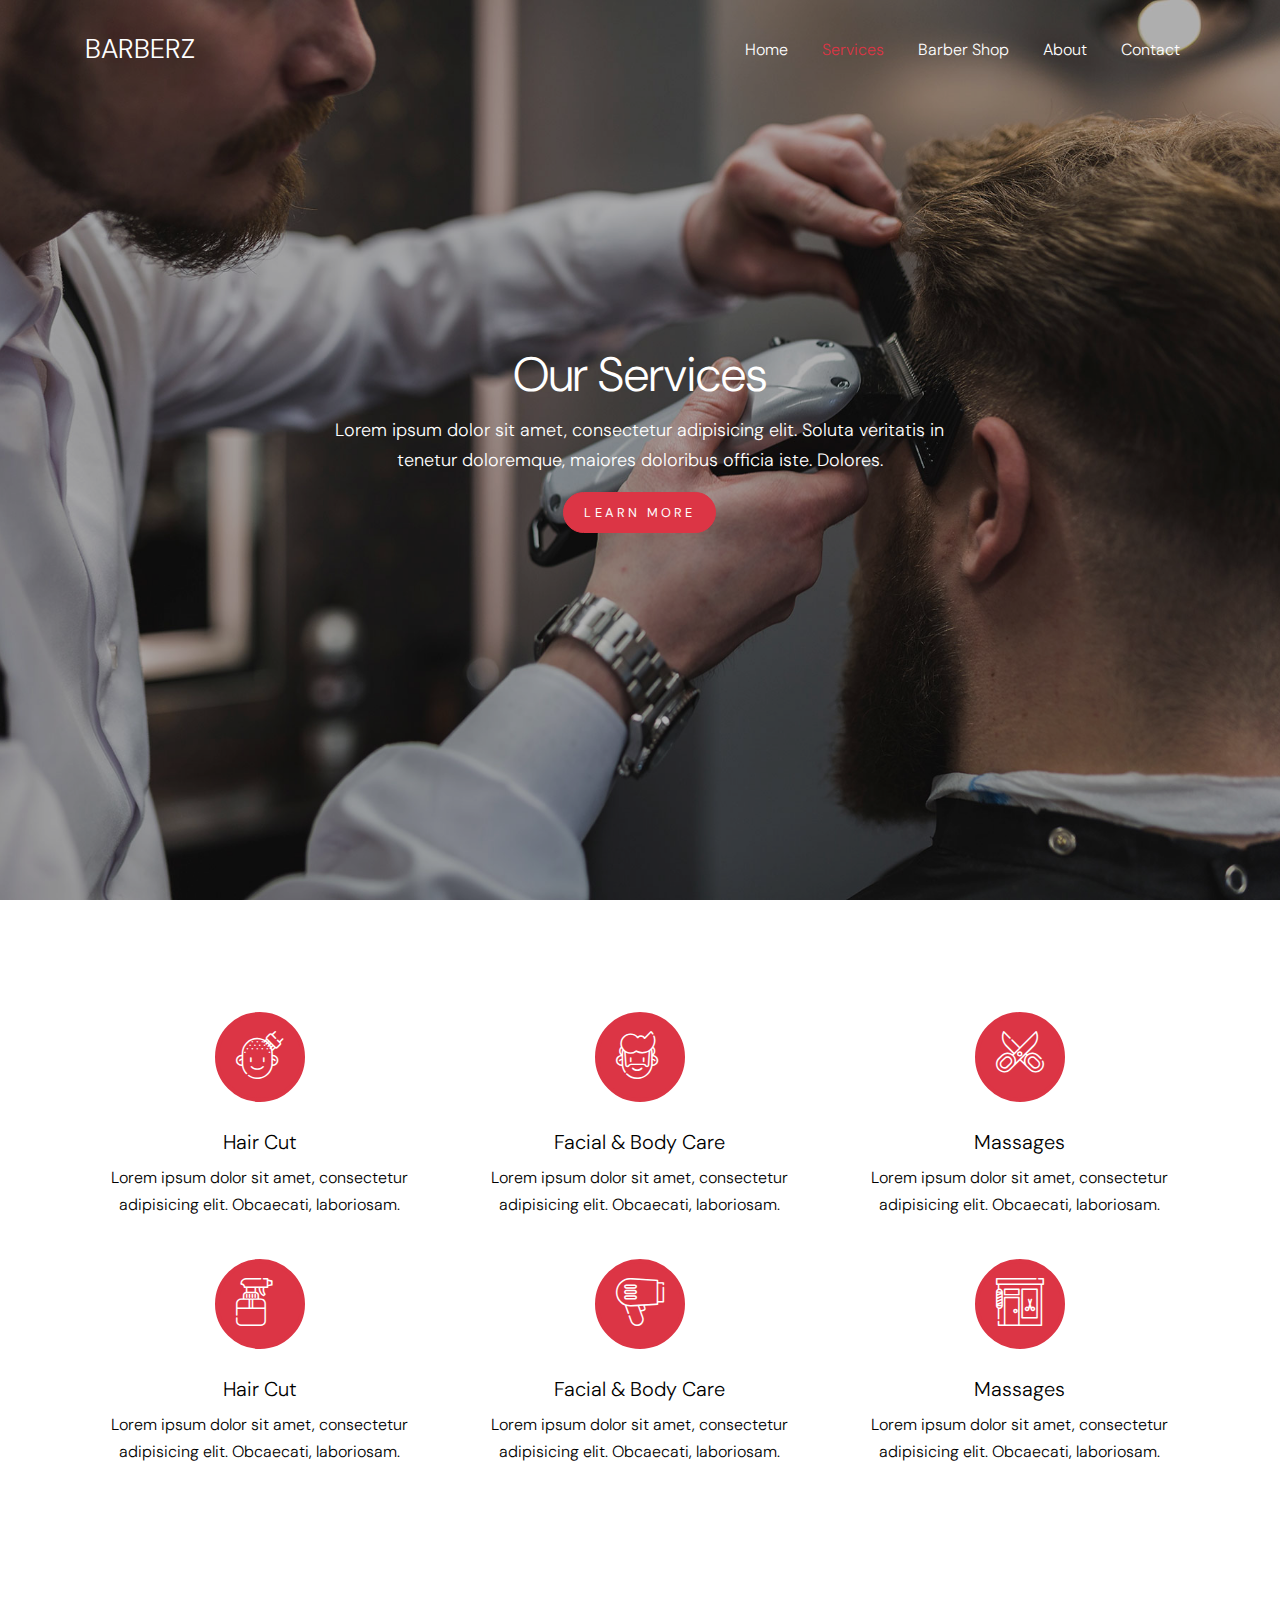
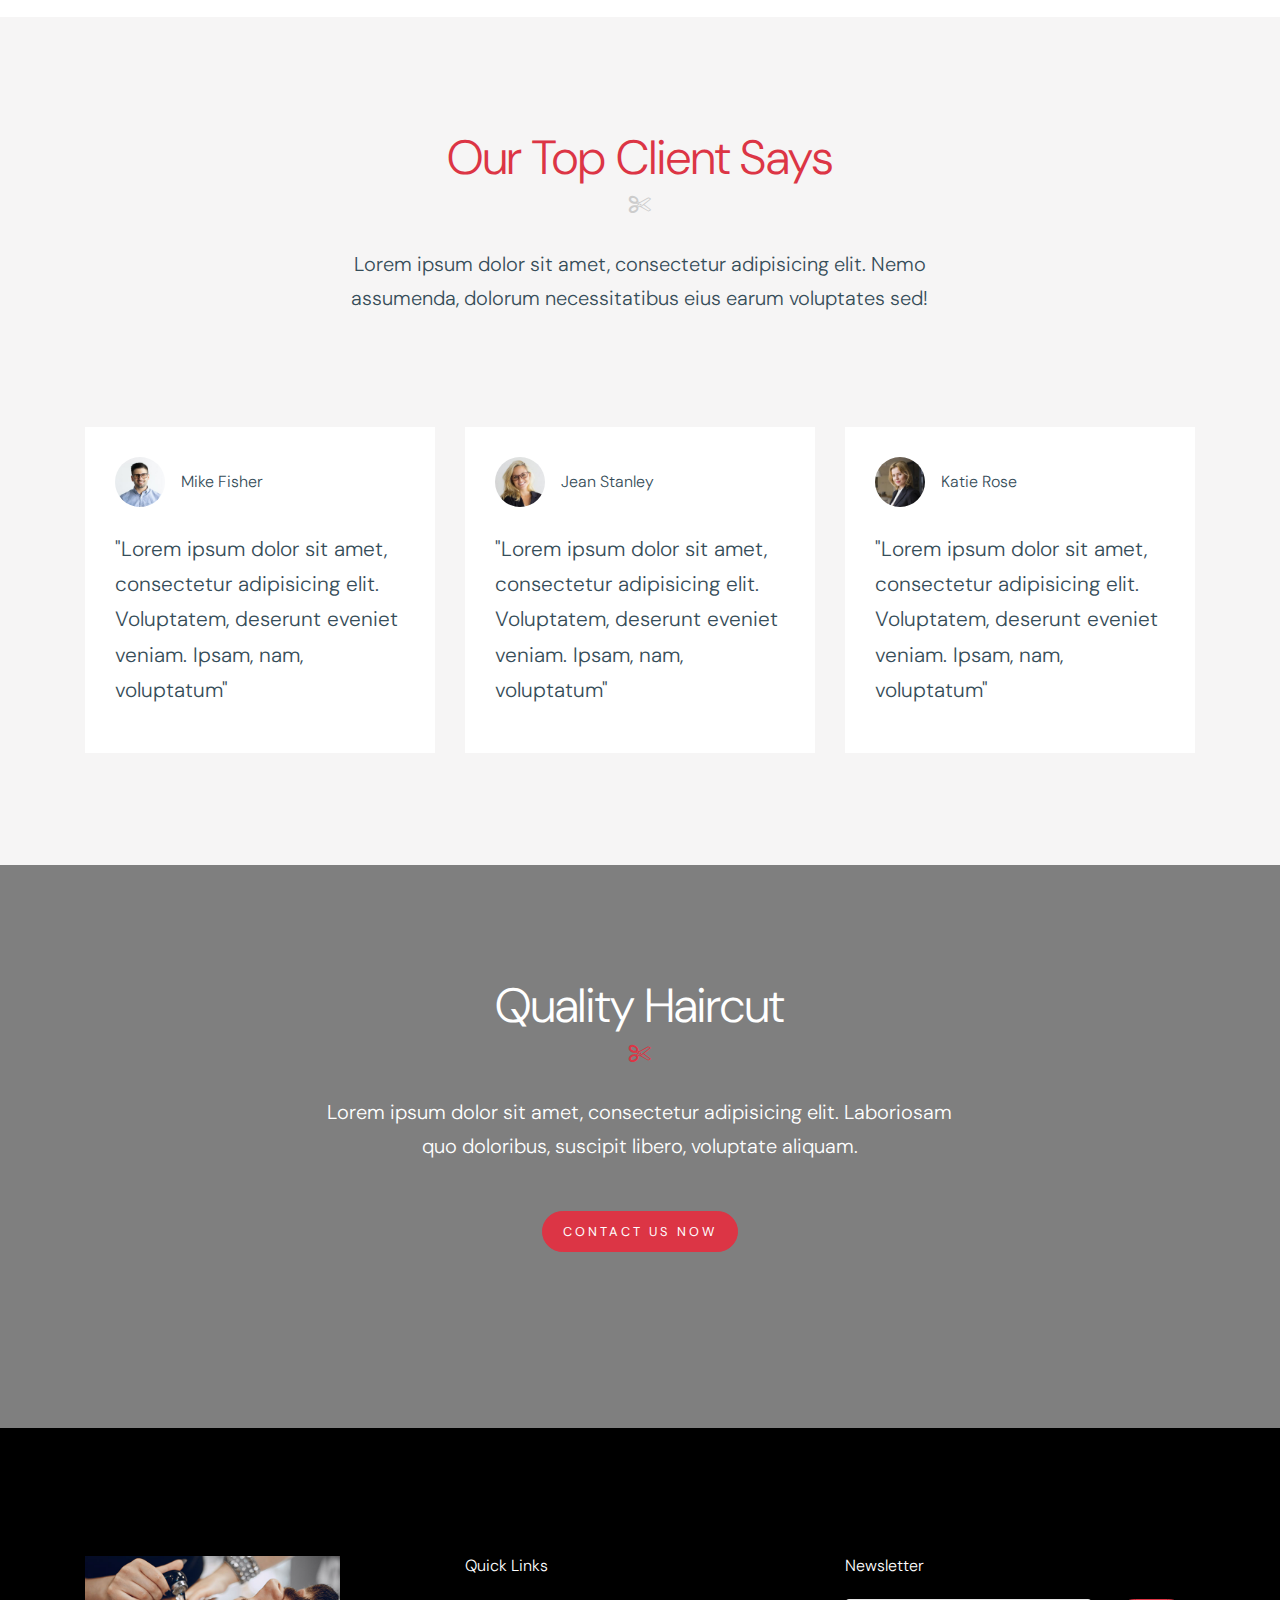
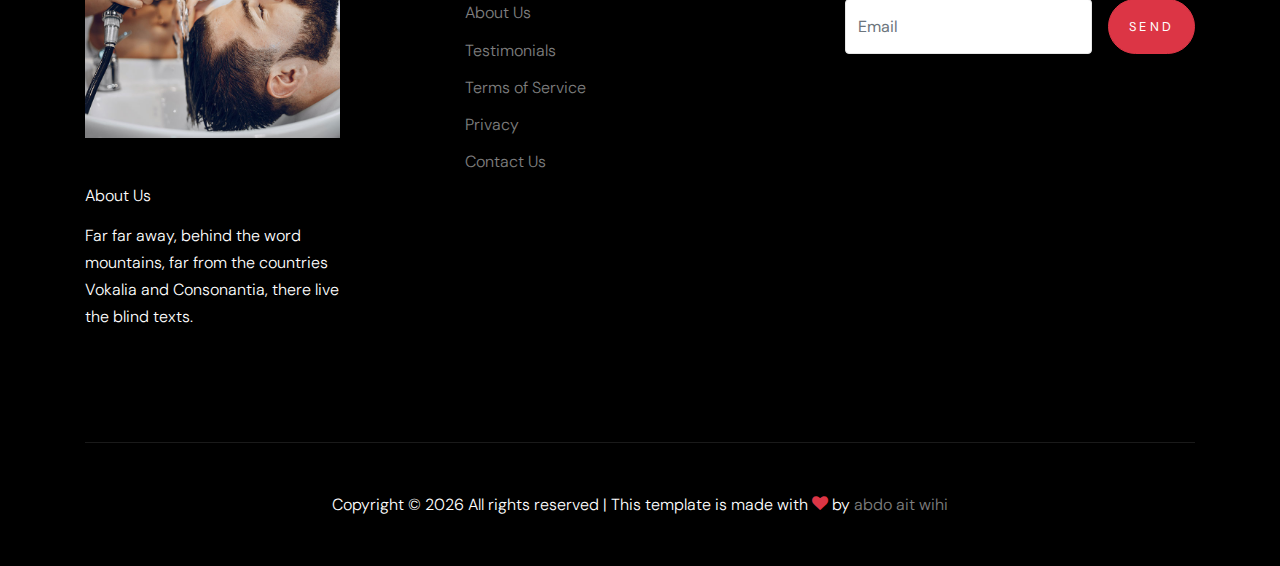
<file: services.html>
<!DOCTYPE html>
<html lang="en">
   <head>
      <title>Website Template by Abdo ait wihi</title>
      <meta charset="utf-8" />
      <meta
         name="viewport"
         content="width=device-width, initial-scale=1, shrink-to-fit=no"
      />
      <link
         href="https://fonts.googleapis.com/css?family=DM+Sans:300,400,700&amp;display=swap"
         rel="stylesheet"
      />
      <link rel="stylesheet" href="fonts/icomoon/style.css" />
      <link rel="stylesheet" href="css/bootstrap.min.css" />
      <link rel="stylesheet" href="css/bootstrap-datepicker.css" />
      <link rel="stylesheet" href="css/jquery.fancybox.min.css" />
      <link rel="stylesheet" href="css/owl.carousel.min.css" />
      <link rel="stylesheet" href="css/owl.theme.default.min.css" />
      <link rel="stylesheet" href="fonts/flaticon/font/flaticon.css" />
      <link rel="stylesheet" href="css/aos.css" />

      <link rel="stylesheet" href="css/style.css" />
   </head>
   <body data-spy="scroll" data-target=".site-navbar-target" data-offset="300">
      <div class="site-wrap" id="home-section">
         <div class="site-mobile-menu site-navbar-target">
            <div class="site-mobile-menu-header">
               <div class="site-mobile-menu-close mt-3">
                  <span class="icon-close2 js-menu-toggle"></span>
               </div>
            </div>
            <div class="site-mobile-menu-body"></div>
         </div>
         <header class="site-navbar site-navbar-target" role="banner">
            <div class="container">
               <div class="row align-items-center position-relative">
                  <div class="col-3">
                     <div class="site-logo">
                        <a href="index-2.html">Barberz</a>
                     </div>
                  </div>
                  <div class="col-9 text-right">
                     <span class="d-inline-block d-lg-none"
                        ><a
                           href="#"
                           class="text-white site-menu-toggle js-menu-toggle py-5 text-white"
                           ><span class="icon-menu h3 text-white"></span></a
                     ></span>
                     <nav
                        class="site-navigation text-right ml-auto d-none d-lg-block"
                        role="navigation"
                     >
                        <ul class="site-menu main-menu js-clone-nav ml-auto">
                           <li>
                              <a href="index-2.html" class="nav-link">Home</a>
                           </li>
                           <li class="active">
                              <a href="services.html" class="nav-link"
                                 >Services</a
                              >
                           </li>
                           <li>
                              <a href="barber-shop.html" class="nav-link"
                                 >Barber Shop</a
                              >
                           </li>
                           <li>
                              <a href="about.html" class="nav-link">About</a>
                           </li>
                           <li>
                              <a href="contact.html" class="nav-link"
                                 >Contact</a
                              >
                           </li>
                        </ul>
                     </nav>
                  </div>
               </div>
            </div>
         </header>
         <div class="ftco-blocks-cover-1">
            <div
               class="site-section-cover overlay"
               style="background-image: url('images/hero_1.jpg')"
            >
               <div class="container">
                  <div
                     class="row align-items-center justify-content-center text-center"
                  >
                     <div class="col-md-7">
                        <h1 class="mb-3">Our Services</h1>
                        <p>
                           Lorem ipsum dolor sit amet, consectetur adipisicing
                           elit. Soluta veritatis in tenetur doloremque, maiores
                           doloribus officia iste. Dolores.
                        </p>
                        <p>
                           <a href="#" class="btn btn-primary">Learn More</a>
                        </p>
                     </div>
                  </div>
               </div>
            </div>
         </div>
         <div class="site-section">
            <div class="container">
               <div class="row">
                  <div class="col-lg-4 col-md-6 mb-4">
                     <div class="service-1 dark">
                        <span class="service-1-icon">
                           <span class="flaticon-bald"></span>
                        </span>
                        <div class="service-1-contents">
                           <h3>Hair Cut</h3>
                           <p>
                              Lorem ipsum dolor sit amet, consectetur
                              adipisicing elit. Obcaecati, laboriosam.
                           </p>
                        </div>
                     </div>
                  </div>
                  <div class="col-lg-4 col-md-6 mb-4">
                     <div class="service-1 dark">
                        <span class="service-1-icon">
                           <span class="flaticon-beard"></span>
                        </span>
                        <div class="service-1-contents">
                           <h3>Facial &amp; Body Care</h3>
                           <p>
                              Lorem ipsum dolor sit amet, consectetur
                              adipisicing elit. Obcaecati, laboriosam.
                           </p>
                        </div>
                     </div>
                  </div>
                  <div class="col-lg-4 col-md-6 mb-4">
                     <div class="service-1 dark">
                        <span class="service-1-icon">
                           <span class="flaticon-scissors"></span>
                        </span>
                        <div class="service-1-contents">
                           <h3>Massages</h3>
                           <p>
                              Lorem ipsum dolor sit amet, consectetur
                              adipisicing elit. Obcaecati, laboriosam.
                           </p>
                        </div>
                     </div>
                  </div>
                  <div class="col-lg-4 col-md-6 mb-4">
                     <div class="service-1 dark">
                        <span class="service-1-icon">
                           <span class="flaticon-hair-spray"></span>
                        </span>
                        <div class="service-1-contents">
                           <h3>Hair Cut</h3>
                           <p>
                              Lorem ipsum dolor sit amet, consectetur
                              adipisicing elit. Obcaecati, laboriosam.
                           </p>
                        </div>
                     </div>
                  </div>
                  <div class="col-lg-4 col-md-6 mb-4">
                     <div class="service-1 dark">
                        <span class="service-1-icon">
                           <span class="flaticon-hair"></span>
                        </span>
                        <div class="service-1-contents">
                           <h3>Facial &amp; Body Care</h3>
                           <p>
                              Lorem ipsum dolor sit amet, consectetur
                              adipisicing elit. Obcaecati, laboriosam.
                           </p>
                        </div>
                     </div>
                  </div>
                  <div class="col-lg-4 col-md-6 mb-4">
                     <div class="service-1 dark">
                        <span class="service-1-icon">
                           <span class="flaticon-barber-shop"></span>
                        </span>
                        <div class="service-1-contents">
                           <h3>Massages</h3>
                           <p>
                              Lorem ipsum dolor sit amet, consectetur
                              adipisicing elit. Obcaecati, laboriosam.
                           </p>
                        </div>
                     </div>
                  </div>
               </div>
            </div>
         </div>
         <div class="site-section bg-light">
            <div class="container">
               <div class="row justify-content-center text-center mb-5">
                  <div class="col-7 text-center mb-5">
                     <h2 class="scissors text-center">Our Top Client Says</h2>
                     <p class="lead">
                        Lorem ipsum dolor sit amet, consectetur adipisicing
                        elit. Nemo assumenda, dolorum necessitatibus eius earum
                        voluptates sed!
                     </p>
                  </div>
               </div>
               <div class="row">
                  <div class="col-lg-4 mb-4 mb-lg-0">
                     <div class="testimonial-2">
                        <div class="d-flex v-card align-items-center mb-4">
                           <img
                              src="images/person_1.jpg"
                              alt="Image"
                              class="img-fluid mr-3"
                           />
                           <span>Mike Fisher</span>
                        </div>
                        <blockquote>
                           <p>
                              "Lorem ipsum dolor sit amet, consectetur
                              adipisicing elit. Voluptatem, deserunt eveniet
                              veniam. Ipsam, nam, voluptatum"
                           </p>
                        </blockquote>
                     </div>
                  </div>
                  <div class="col-lg-4 mb-4 mb-lg-0">
                     <div class="testimonial-2">
                        <div class="d-flex v-card align-items-center mb-4">
                           <img
                              src="images/person_2.jpg"
                              alt="Image"
                              class="img-fluid mr-3"
                           />
                           <span>Jean Stanley</span>
                        </div>
                        <blockquote>
                           <p>
                              "Lorem ipsum dolor sit amet, consectetur
                              adipisicing elit. Voluptatem, deserunt eveniet
                              veniam. Ipsam, nam, voluptatum"
                           </p>
                        </blockquote>
                     </div>
                  </div>
                  <div class="col-lg-4 mb-4 mb-lg-0">
                     <div class="testimonial-2">
                        <div class="d-flex v-card align-items-center mb-4">
                           <img
                              src="images/person_3.jpg"
                              alt="Image"
                              class="img-fluid mr-3"
                           />
                           <span>Katie Rose</span>
                        </div>
                        <blockquote>
                           <p>
                              "Lorem ipsum dolor sit amet, consectetur
                              adipisicing elit. Voluptatem, deserunt eveniet
                              veniam. Ipsam, nam, voluptatum"
                           </p>
                        </blockquote>
                     </div>
                  </div>
               </div>
            </div>
         </div>
         <div
            class="site-section section-3"
            style="background-image: url('images/hero_1.jpg')"
         >
            <div class="container">
               <div class="row justify-content-center text-center">
                  <div class="col-7 text-center mb-5">
                     <h2
                        class="text-white scissors primary-color-icon text-center"
                     >
                        Quality Haircut
                     </h2>
                     <p class="lead text-white mb-5">
                        Lorem ipsum dolor sit amet, consectetur adipisicing
                        elit. Laboriosam quo doloribus, suscipit libero,
                        voluptate aliquam.
                     </p>
                     <p>
                        <a href="#" class="btn btn-primary">Contact Us Now</a>
                     </p>
                  </div>
               </div>
            </div>
         </div>
         <footer class="site-footer">
            <div class="container">
               <div class="row">
                  <div class="col-lg-3">
                     <img
                        src="images/img_1.jpg"
                        alt="Image"
                        class="img-fluid mb-5"
                     />
                     <h2 class="footer-heading mb-3">About Us</h2>
                     <p>
                        Far far away, behind the word mountains, far from the
                        countries Vokalia and Consonantia, there live the blind
                        texts.
                     </p>
                  </div>
                  <div class="col-lg-8 ml-auto">
                     <div class="row">
                        <div class="col-lg-6 ml-auto">
                           <h2 class="footer-heading mb-4">Quick Links</h2>
                           <ul class="list-unstyled">
                              <li><a href="#">About Us</a></li>
                              <li><a href="#">Testimonials</a></li>
                              <li><a href="#">Terms of Service</a></li>
                              <li><a href="#">Privacy</a></li>
                              <li><a href="#">Contact Us</a></li>
                           </ul>
                        </div>
                        <div class="col-lg-6">
                           <h2 class="footer-heading mb-4">Newsletter</h2>
                           <form action="#" class="d-flex" class="subscribe">
                              <input
                                 type="text"
                                 class="form-control mr-3"
                                 placeholder="Email"
                              />
                              <input
                                 type="submit"
                                 value="Send"
                                 class="btn btn-primary"
                              />
                           </form>
                        </div>
                     </div>
                  </div>
               </div>
               <div class="row pt-5 mt-5 text-center">
                  <div class="col-md-12">
                     <div class="border-top pt-5">
                        <p>
                           Copyright &copy;
                           <script>
                              document.write(new Date().getFullYear());
                           </script>
                           All rights reserved | This template is made with
                           <i
                              class="icon-heart text-danger"
                              aria-hidden="true"
                           ></i>
                           by
                           <a
                              href="https://ait-wihi.netlify.app/"
                              target="_blank"
                              >abdo ait wihi</a
                           >
                        </p>
                     </div>
                  </div>
               </div>
            </div>
         </footer>
      </div>
      <script src="js/jquery-3.3.1.min.js"></script>
      <script src="js/jquery-migrate-3.0.0.js"></script>
      <script src="js/popper.min.js"></script>
      <script src="js/bootstrap.min.js"></script>
      <script src="js/owl.carousel.min.js"></script>
      <script src="js/jquery.sticky.js"></script>
      <script src="js/jquery.waypoints.min.js"></script>
      <script src="js/jquery.animateNumber.min.js"></script>
      <script src="js/jquery.fancybox.min.js"></script>
      <script src="js/jquery.stellar.min.js"></script>
      <script src="js/jquery.easing.1.3.js"></script>
      <script src="js/bootstrap-datepicker.min.js"></script>
      <script src="js/aos.js"></script>
      <script src="js/main.js"></script>
      <script src="js/custom.js"></script>
   </body>
</html>
</file>
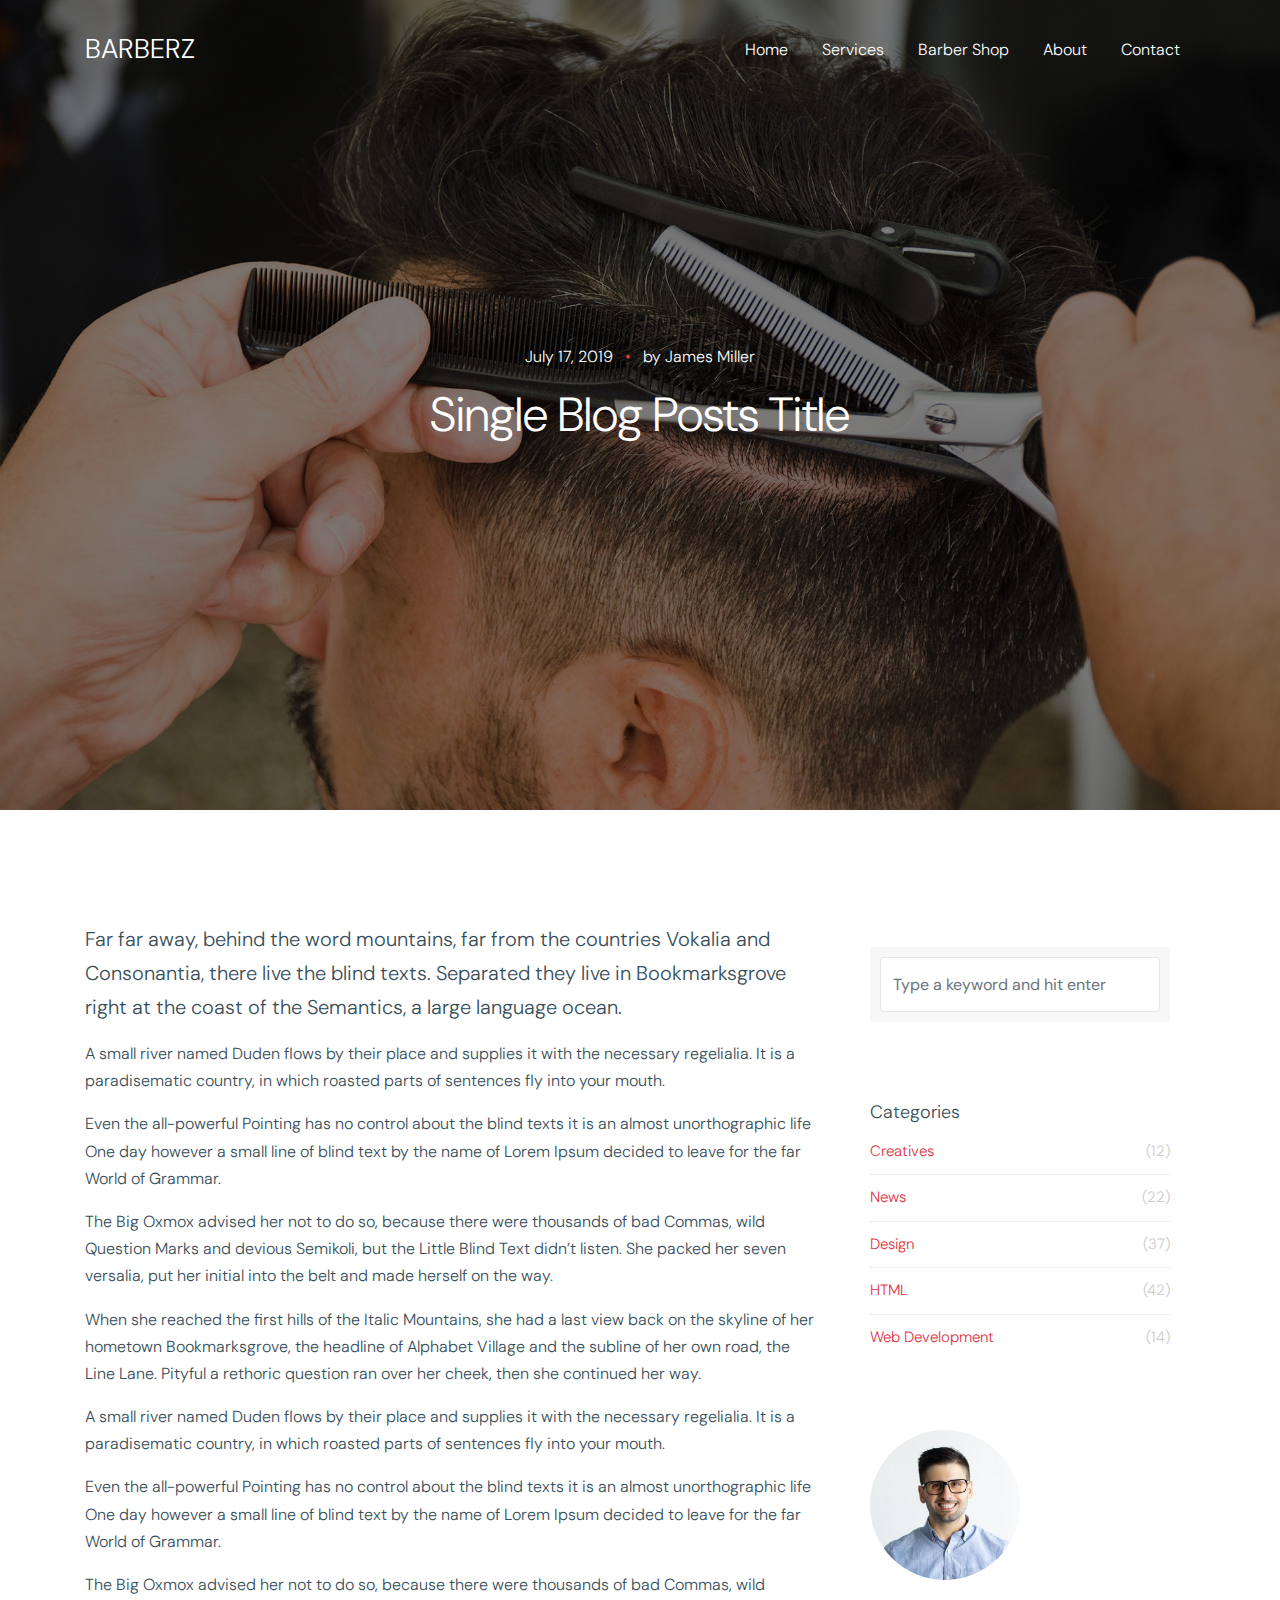
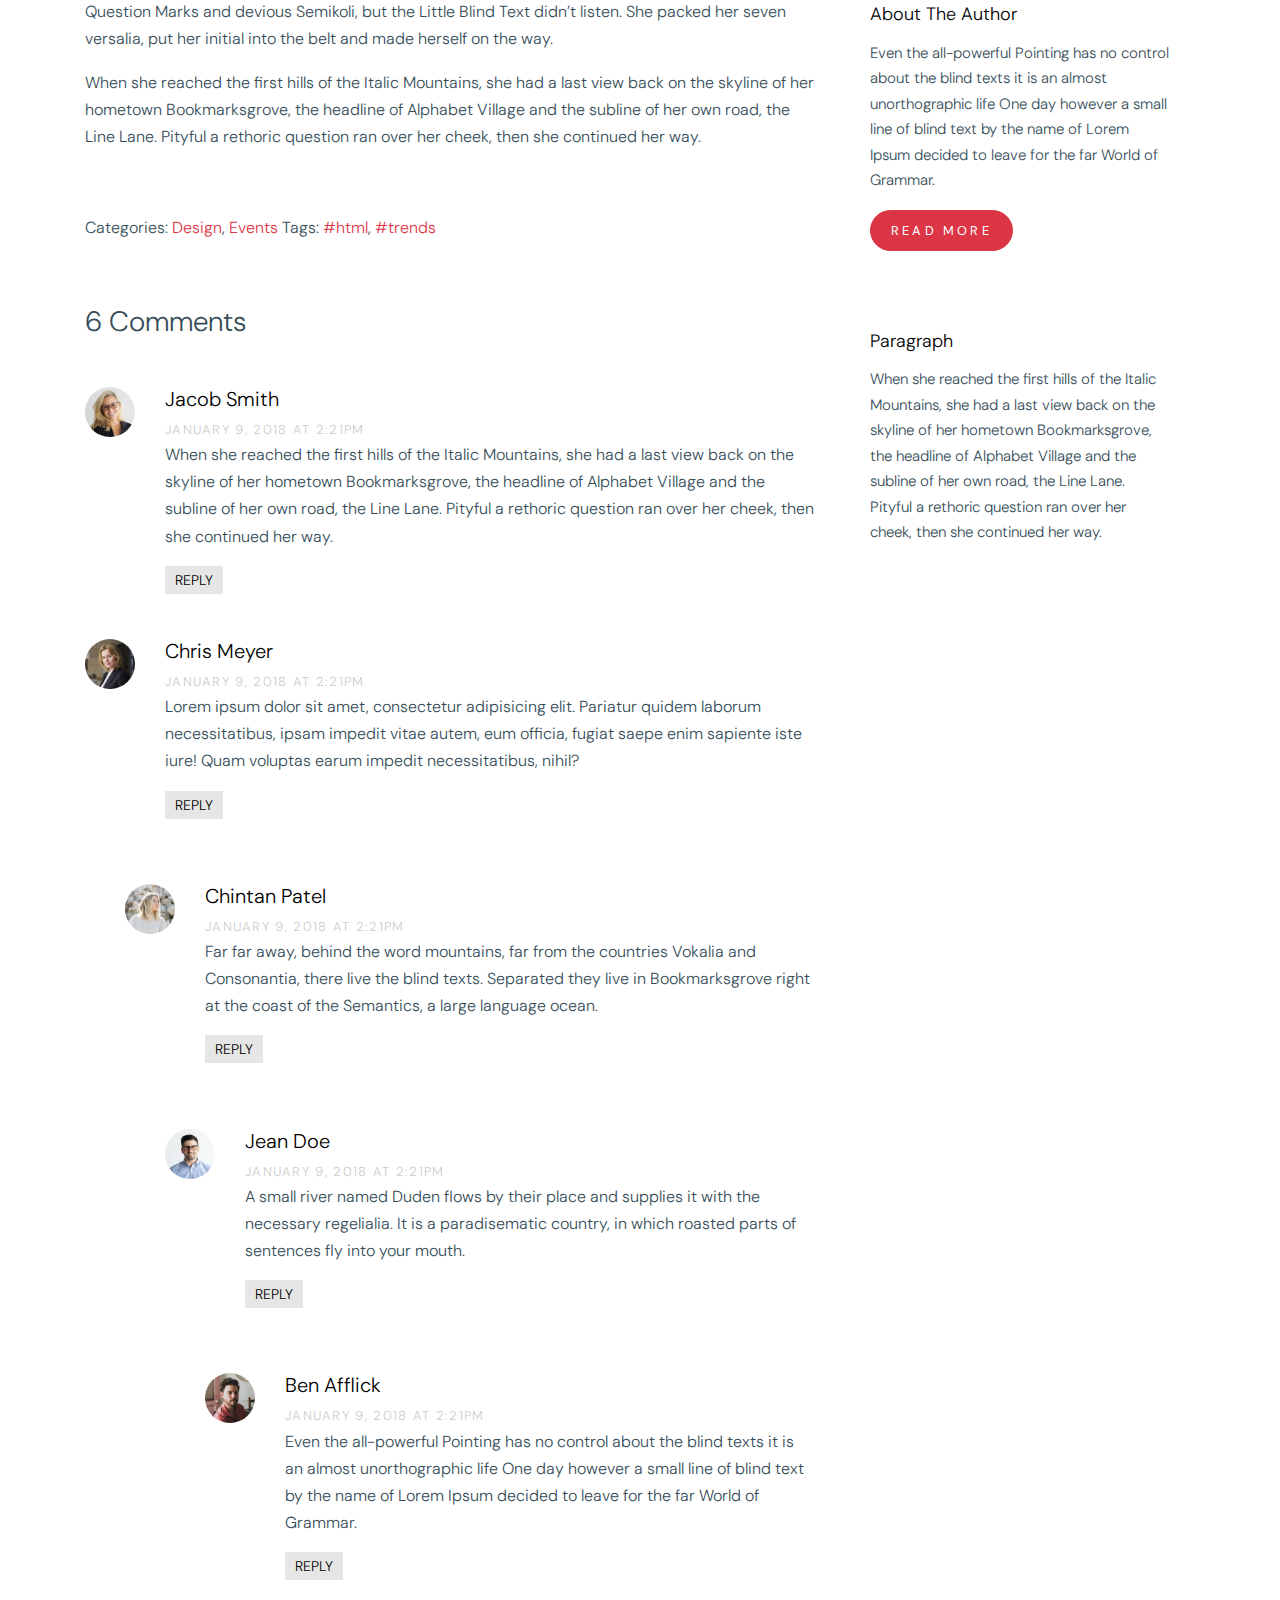
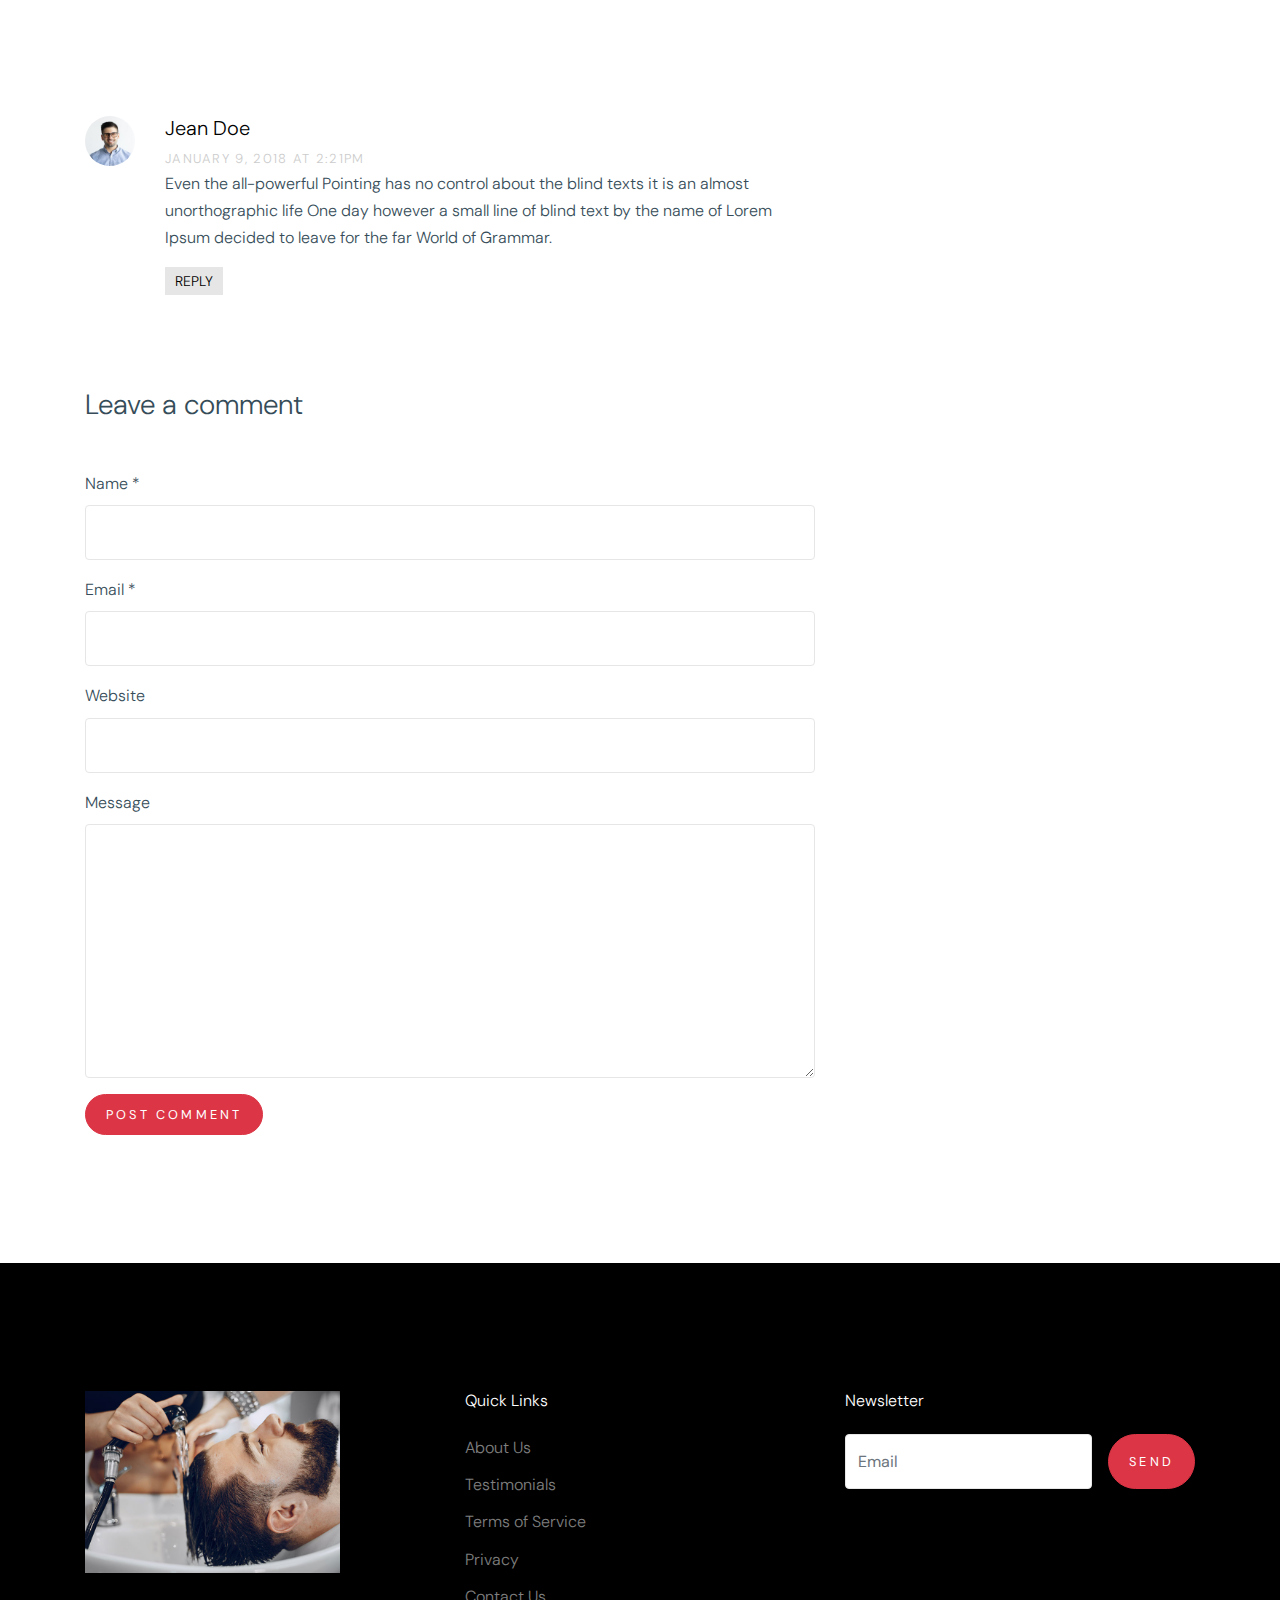
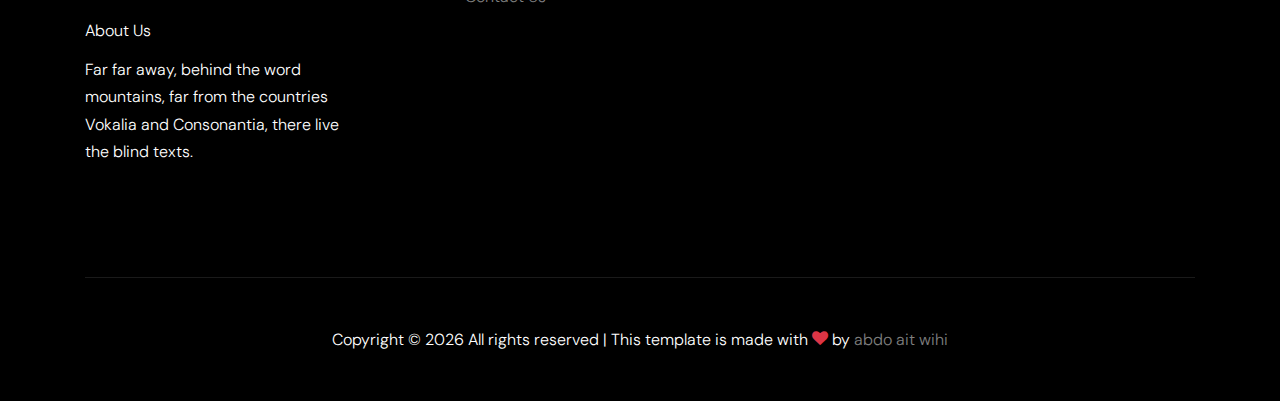
<file: single.html>
<!DOCTYPE html>
<html lang="en">
   <head>
      <title>Website Template by Abdo ait wihi</title>
      <meta charset="utf-8" />
      <meta
         name="viewport"
         content="width=device-width, initial-scale=1, shrink-to-fit=no"
      />
      <link
         href="https://fonts.googleapis.com/css?family=DM+Sans:300,400,700&amp;display=swap"
         rel="stylesheet"
      />
      <link rel="stylesheet" href="fonts/icomoon/style.css" />
      <link rel="stylesheet" href="css/bootstrap.min.css" />
      <link rel="stylesheet" href="css/bootstrap-datepicker.css" />
      <link rel="stylesheet" href="css/jquery.fancybox.min.css" />
      <link rel="stylesheet" href="css/owl.carousel.min.css" />
      <link rel="stylesheet" href="css/owl.theme.default.min.css" />
      <link rel="stylesheet" href="fonts/flaticon/font/flaticon.css" />
      <link rel="stylesheet" href="css/aos.css" />

      <link rel="stylesheet" href="css/style.css" />
   </head>
   <body data-spy="scroll" data-target=".site-navbar-target" data-offset="300">
      <div class="site-wrap" id="home-section">
         <div class="site-mobile-menu site-navbar-target">
            <div class="site-mobile-menu-header">
               <div class="site-mobile-menu-close mt-3">
                  <span class="icon-close2 js-menu-toggle"></span>
               </div>
            </div>
            <div class="site-mobile-menu-body"></div>
         </div>
         <header class="site-navbar site-navbar-target" role="banner">
            <div class="container">
               <div class="row align-items-center position-relative">
                  <div class="col-3">
                     <div class="site-logo">
                        <a href="index-2.html">Barberz</a>
                     </div>
                  </div>
                  <div class="col-9 text-right">
                     <span class="d-inline-block d-lg-none"
                        ><a
                           href="#"
                           class="text-white site-menu-toggle js-menu-toggle py-5 text-white"
                           ><span class="icon-menu h3 text-white"></span></a
                     ></span>
                     <nav
                        class="site-navigation text-right ml-auto d-none d-lg-block"
                        role="navigation"
                     >
                        <ul class="site-menu main-menu js-clone-nav ml-auto">
                           <li>
                              <a href="index-2.html" class="nav-link">Home</a>
                           </li>
                           <li>
                              <a href="services.html" class="nav-link"
                                 >Services</a
                              >
                           </li>
                           <li>
                              <a href="barber-shop.html" class="nav-link"
                                 >Barber Shop</a
                              >
                           </li>
                           <li>
                              <a href="about.html" class="nav-link">About</a>
                           </li>
                           <li>
                              <a href="contact.html" class="nav-link"
                                 >Contact</a
                              >
                           </li>
                        </ul>
                     </nav>
                  </div>
               </div>
            </div>
         </header>
         <div class="ftco-blocks-cover-1">
            <div
               class="ftco-cover-1 innerpage overlay"
               style="background-image: url('images/hero_2.jpg')"
            >
               <div class="container">
                  <div class="row align-items-center justify-content-center">
                     <div class="col-lg-6 text-center">
                        <span class="d-block mb-3 text-white" data-aos="fade-up"
                           >July 17, 2019
                           <span class="mx-2 text-primary">&bullet;</span> by
                           James Miller</span
                        >
                        <h1
                           class="mb-4"
                           data-aos="fade-up"
                           data-aos-delay="100"
                        >
                           Single Blog Posts Title
                        </h1>
                     </div>
                  </div>
               </div>
            </div>
         </div>
         <div class="site-section">
            <div class="container">
               <div class="row">
                  <div class="col-md-8 blog-content">
                     <p class="lead">
                        Far far away, behind the word mountains, far from the
                        countries Vokalia and Consonantia, there live the blind
                        texts. Separated they live in Bookmarksgrove right at
                        the coast of the Semantics, a large language ocean.
                     </p>
                     <p>
                        A small river named Duden flows by their place and
                        supplies it with the necessary regelialia. It is a
                        paradisematic country, in which roasted parts of
                        sentences fly into your mouth.
                     </p>
                     <blockquote>
                        <p>
                           Even the all-powerful Pointing has no control about
                           the blind texts it is an almost unorthographic life
                           One day however a small line of blind text by the
                           name of Lorem Ipsum decided to leave for the far
                           World of Grammar.
                        </p>
                     </blockquote>
                     <p>
                        The Big Oxmox advised her not to do so, because there
                        were thousands of bad Commas, wild Question Marks and
                        devious Semikoli, but the Little Blind Text didn’t
                        listen. She packed her seven versalia, put her initial
                        into the belt and made herself on the way.
                     </p>
                     <p>
                        When she reached the first hills of the Italic
                        Mountains, she had a last view back on the skyline of
                        her hometown Bookmarksgrove, the headline of Alphabet
                        Village and the subline of her own road, the Line Lane.
                        Pityful a rethoric question ran over her cheek, then she
                        continued her way.
                     </p>
                     <p>
                        A small river named Duden flows by their place and
                        supplies it with the necessary regelialia. It is a
                        paradisematic country, in which roasted parts of
                        sentences fly into your mouth.
                     </p>
                     <blockquote>
                        <p>
                           Even the all-powerful Pointing has no control about
                           the blind texts it is an almost unorthographic life
                           One day however a small line of blind text by the
                           name of Lorem Ipsum decided to leave for the far
                           World of Grammar.
                        </p>
                     </blockquote>
                     <p>
                        The Big Oxmox advised her not to do so, because there
                        were thousands of bad Commas, wild Question Marks and
                        devious Semikoli, but the Little Blind Text didn’t
                        listen. She packed her seven versalia, put her initial
                        into the belt and made herself on the way.
                     </p>
                     <p>
                        When she reached the first hills of the Italic
                        Mountains, she had a last view back on the skyline of
                        her hometown Bookmarksgrove, the headline of Alphabet
                        Village and the subline of her own road, the Line Lane.
                        Pityful a rethoric question ran over her cheek, then she
                        continued her way.
                     </p>
                     <div class="pt-5">
                        <p>
                           Categories: <a href="#">Design</a>,
                           <a href="#">Events</a> Tags: <a href="#">#html</a>,
                           <a href="#">#trends</a>
                        </p>
                     </div>
                     <div class="pt-5">
                        <h3 class="mb-5">6 Comments</h3>
                        <ul class="comment-list">
                           <li class="comment">
                              <div class="vcard bio">
                                 <img
                                    src="images/person_2.jpg"
                                    alt="Free Website Template by Free-Template.co"
                                 />
                              </div>
                              <div class="comment-body">
                                 <h3>Jacob Smith</h3>
                                 <div class="meta">
                                    January 9, 2018 at 2:21pm
                                 </div>
                                 <p>
                                    When she reached the first hills of the
                                    Italic Mountains, she had a last view back
                                    on the skyline of her hometown
                                    Bookmarksgrove, the headline of Alphabet
                                    Village and the subline of her own road, the
                                    Line Lane. Pityful a rethoric question ran
                                    over her cheek, then she continued her way.
                                 </p>
                                 <p><a href="#" class="reply">Reply</a></p>
                              </div>
                           </li>
                           <li class="comment">
                              <div class="vcard bio">
                                 <img
                                    src="images/person_3.jpg"
                                    alt="Free Website Template by Free-Template.co"
                                 />
                              </div>
                              <div class="comment-body">
                                 <h3>Chris Meyer</h3>
                                 <div class="meta">
                                    January 9, 2018 at 2:21pm
                                 </div>
                                 <p>
                                    Lorem ipsum dolor sit amet, consectetur
                                    adipisicing elit. Pariatur quidem laborum
                                    necessitatibus, ipsam impedit vitae autem,
                                    eum officia, fugiat saepe enim sapiente iste
                                    iure! Quam voluptas earum impedit
                                    necessitatibus, nihil?
                                 </p>
                                 <p><a href="#" class="reply">Reply</a></p>
                              </div>
                              <ul class="children">
                                 <li class="comment">
                                    <div class="vcard bio">
                                       <img
                                          src="images/person_5.jpg"
                                          alt="Free Website Template by Free-Template.co"
                                       />
                                    </div>
                                    <div class="comment-body">
                                       <h3>Chintan Patel</h3>
                                       <div class="meta">
                                          January 9, 2018 at 2:21pm
                                       </div>
                                       <p>
                                          Far far away, behind the word
                                          mountains, far from the countries
                                          Vokalia and Consonantia, there live
                                          the blind texts. Separated they live
                                          in Bookmarksgrove right at the coast
                                          of the Semantics, a large language
                                          ocean.
                                       </p>
                                       <p>
                                          <a href="#" class="reply">Reply</a>
                                       </p>
                                    </div>
                                    <ul class="children">
                                       <li class="comment">
                                          <div class="vcard bio">
                                             <img
                                                src="images/person_1.jpg"
                                                alt="Free Website Template by Free-Template.co"
                                             />
                                          </div>
                                          <div class="comment-body">
                                             <h3>Jean Doe</h3>
                                             <div class="meta">
                                                January 9, 2018 at 2:21pm
                                             </div>
                                             <p>
                                                A small river named Duden flows
                                                by their place and supplies it
                                                with the necessary regelialia.
                                                It is a paradisematic country,
                                                in which roasted parts of
                                                sentences fly into your mouth.
                                             </p>
                                             <p>
                                                <a href="#" class="reply"
                                                   >Reply</a
                                                >
                                             </p>
                                          </div>
                                          <ul class="children">
                                             <li class="comment">
                                                <div class="vcard bio">
                                                   <img
                                                      src="images/person_4.jpg"
                                                      alt="Free Website Template by Free-Template.co"
                                                   />
                                                </div>
                                                <div class="comment-body">
                                                   <h3>Ben Afflick</h3>
                                                   <div class="meta">
                                                      January 9, 2018 at 2:21pm
                                                   </div>
                                                   <p>
                                                      Even the all-powerful
                                                      Pointing has no control
                                                      about the blind texts it
                                                      is an almost
                                                      unorthographic life One
                                                      day however a small line
                                                      of blind text by the name
                                                      of Lorem Ipsum decided to
                                                      leave for the far World of
                                                      Grammar.
                                                   </p>
                                                   <p>
                                                      <a href="#" class="reply"
                                                         >Reply</a
                                                      >
                                                   </p>
                                                </div>
                                             </li>
                                          </ul>
                                       </li>
                                    </ul>
                                 </li>
                              </ul>
                           </li>
                           <li class="comment">
                              <div class="vcard bio">
                                 <img
                                    src="images/person_1.jpg"
                                    alt="Free Website Template by Free-Template.co"
                                 />
                              </div>
                              <div class="comment-body">
                                 <h3>Jean Doe</h3>
                                 <div class="meta">
                                    January 9, 2018 at 2:21pm
                                 </div>
                                 <p>
                                    Even the all-powerful Pointing has no
                                    control about the blind texts it is an
                                    almost unorthographic life One day however a
                                    small line of blind text by the name of
                                    Lorem Ipsum decided to leave for the far
                                    World of Grammar.
                                 </p>
                                 <p><a href="#" class="reply">Reply</a></p>
                              </div>
                           </li>
                        </ul>

                        <div class="comment-form-wrap pt-5">
                           <h3 class="mb-5">Leave a comment</h3>
                           <form action="#" class="">
                              <div class="form-group">
                                 <label for="name">Name *</label>
                                 <input
                                    type="text"
                                    class="form-control"
                                    id="name"
                                 />
                              </div>
                              <div class="form-group">
                                 <label for="email">Email *</label>
                                 <input
                                    type="email"
                                    class="form-control"
                                    id="email"
                                 />
                              </div>
                              <div class="form-group">
                                 <label for="website">Website</label>
                                 <input
                                    type="url"
                                    class="form-control"
                                    id="website"
                                 />
                              </div>
                              <div class="form-group">
                                 <label for="message">Message</label>
                                 <textarea
                                    name=""
                                    id="message"
                                    cols="30"
                                    rows="10"
                                    class="form-control"
                                 ></textarea>
                              </div>
                              <div class="form-group">
                                 <input
                                    type="submit"
                                    value="Post Comment"
                                    class="btn btn-primary btn-md text-white"
                                 />
                              </div>
                           </form>
                        </div>
                     </div>
                  </div>
                  <div class="col-md-4 sidebar">
                     <div class="sidebar-box">
                        <form action="#" class="search-form">
                           <div class="form-group">
                              <span class="icon fa fa-search"></span>
                              <input
                                 type="text"
                                 class="form-control"
                                 placeholder="Type a keyword and hit enter"
                              />
                           </div>
                        </form>
                     </div>
                     <div class="sidebar-box">
                        <div class="categories">
                           <h3>Categories</h3>
                           <li>
                              <a href="#">Creatives <span>(12)</span></a>
                           </li>
                           <li>
                              <a href="#">News <span>(22)</span></a>
                           </li>
                           <li>
                              <a href="#">Design <span>(37)</span></a>
                           </li>
                           <li>
                              <a href="#">HTML <span>(42)</span></a>
                           </li>
                           <li>
                              <a href="#">Web Development <span>(14)</span></a>
                           </li>
                        </div>
                     </div>
                     <div class="sidebar-box">
                        <img
                           src="images/person_1.jpg"
                           alt="Free Website Template by Free-Template.co"
                           class="img-fluid mb-4 w-50 rounded-circle"
                        />
                        <h3 class="text-black">About The Author</h3>
                        <p>
                           Even the all-powerful Pointing has no control about
                           the blind texts it is an almost unorthographic life
                           One day however a small line of blind text by the
                           name of Lorem Ipsum decided to leave for the far
                           World of Grammar.
                        </p>
                        <p>
                           <a href="#" class="btn btn-primary btn-md text-white"
                              >Read More</a
                           >
                        </p>
                     </div>
                     <div class="sidebar-box">
                        <h3 class="text-black">Paragraph</h3>
                        <p>
                           When she reached the first hills of the Italic
                           Mountains, she had a last view back on the skyline of
                           her hometown Bookmarksgrove, the headline of Alphabet
                           Village and the subline of her own road, the Line
                           Lane. Pityful a rethoric question ran over her cheek,
                           then she continued her way.
                        </p>
                     </div>
                  </div>
               </div>
            </div>
         </div>
         <footer class="site-footer">
            <div class="container">
               <div class="row">
                  <div class="col-lg-3">
                     <img
                        src="images/img_1.jpg"
                        alt="Image"
                        class="img-fluid mb-5"
                     />
                     <h2 class="footer-heading mb-3">About Us</h2>
                     <p>
                        Far far away, behind the word mountains, far from the
                        countries Vokalia and Consonantia, there live the blind
                        texts.
                     </p>
                  </div>
                  <div class="col-lg-8 ml-auto">
                     <div class="row">
                        <div class="col-lg-6 ml-auto">
                           <h2 class="footer-heading mb-4">Quick Links</h2>
                           <ul class="list-unstyled">
                              <li><a href="#">About Us</a></li>
                              <li><a href="#">Testimonials</a></li>
                              <li><a href="#">Terms of Service</a></li>
                              <li><a href="#">Privacy</a></li>
                              <li><a href="#">Contact Us</a></li>
                           </ul>
                        </div>
                        <div class="col-lg-6">
                           <h2 class="footer-heading mb-4">Newsletter</h2>
                           <form action="#" class="d-flex" class="subscribe">
                              <input
                                 type="text"
                                 class="form-control mr-3"
                                 placeholder="Email"
                              />
                              <input
                                 type="submit"
                                 value="Send"
                                 class="btn btn-primary"
                              />
                           </form>
                        </div>
                     </div>
                  </div>
               </div>
               <div class="row pt-5 mt-5 text-center">
                  <div class="col-md-12">
                     <div class="border-top pt-5">
                        <p>
                           Copyright &copy;
                           <script>
                              document.write(new Date().getFullYear());
                           </script>
                           All rights reserved | This template is made with
                           <i
                              class="icon-heart text-danger"
                              aria-hidden="true"
                           ></i>
                           by
                           <a
                              href="https://ait-wihi.netlify.app/"
                              target="_blank"
                              >abdo ait wihi</a
                           >
                        </p>
                     </div>
                  </div>
               </div>
            </div>
         </footer>
      </div>
      <script src="js/jquery-3.3.1.min.js"></script>
      <script src="js/jquery-migrate-3.0.0.js"></script>
      <script src="js/popper.min.js"></script>
      <script src="js/bootstrap.min.js"></script>
      <script src="js/owl.carousel.min.js"></script>
      <script src="js/jquery.sticky.js"></script>
      <script src="js/jquery.waypoints.min.js"></script>
      <script src="js/jquery.animateNumber.min.js"></script>
      <script src="js/jquery.fancybox.min.js"></script>
      <script src="js/jquery.stellar.min.js"></script>
      <script src="js/jquery.easing.1.3.js"></script>
      <script src="js/bootstrap-datepicker.min.js"></script>
      <script src="js/aos.js"></script>
      <script src="js/main.js"></script>
      <script src="js/custom.js"></script>
   </body>
</html>
</file>
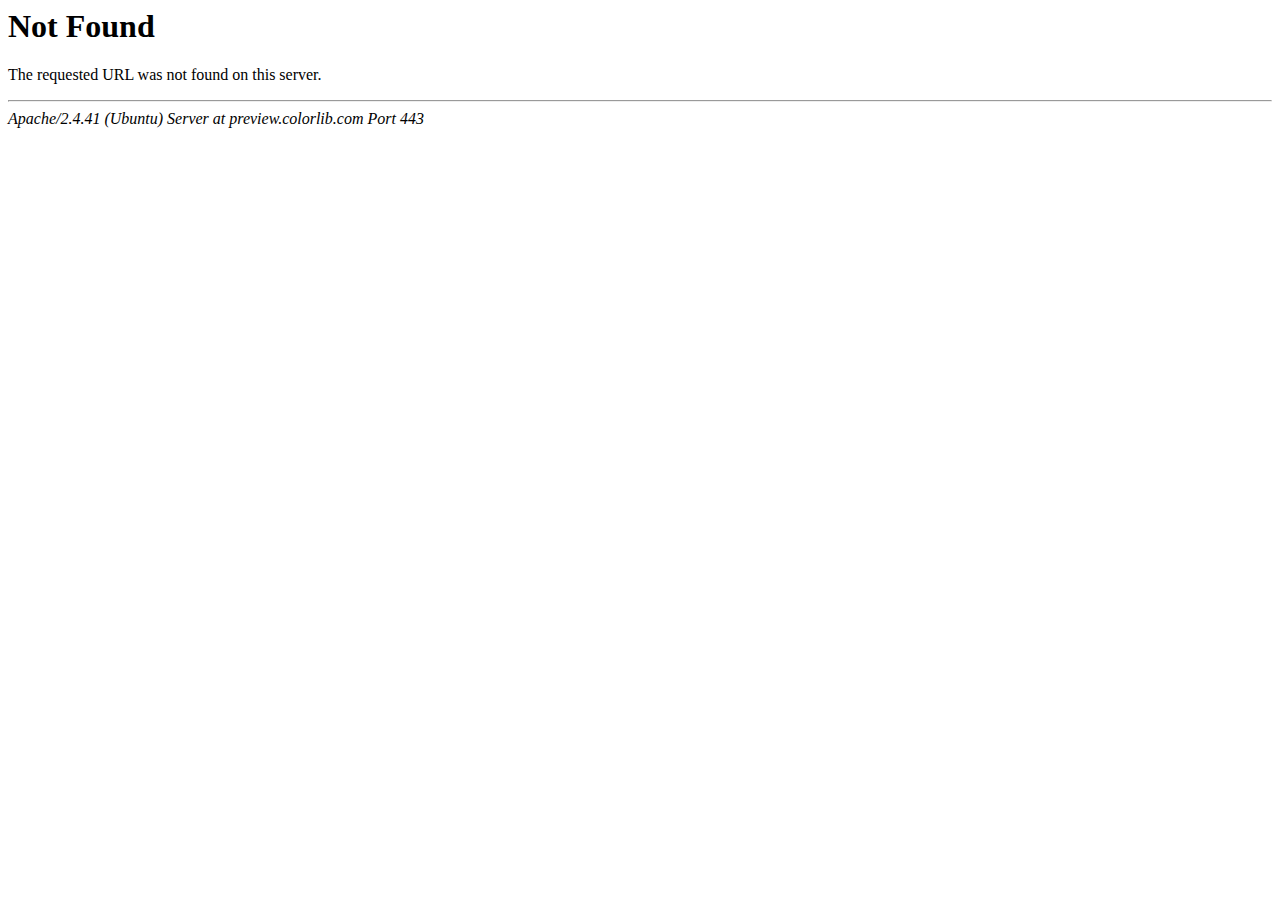
<file: css/owl.video.play.html>
<!DOCTYPE HTML PUBLIC "-//IETF//DTD HTML 2.0//EN">
<html><head>
<title>404 Not Found</title>
</head><body>
<h1>Not Found</h1>
<p>The requested URL was not found on this server.</p>
<hr>
<address>Apache/2.4.41 (Ubuntu) Server at preview.colorlib.com Port 443</address>
</body></html>
</file>
<file: fonts/icomoon/style.css>
@font-face{font-family:icomoon;src:url(fonts/icomoon1a44.eot?10si43);src:url(fonts/icomoon1a44.eot?10si43#iefix) format('embedded-opentype'),url(fonts/icomoon1a44.ttf?10si43) format('truetype'),url(fonts/icomoon1a44.woff?10si43) format('woff'),url(fonts/icomoon1a44.svg?10si43#icomoon) format('svg');font-weight:400;font-style:normal}[class^=icon-],[class*=" icon-"]{font-family:icomoon!important;speak:none;font-style:normal;font-weight:400;font-variant:normal;text-transform:none;line-height:1;-webkit-font-smoothing:antialiased;-moz-osx-font-smoothing:grayscale}.icon-asterisk:before{content:"\f069"}.icon-plus:before{content:"\f067"}.icon-question:before{content:"\f128"}.icon-minus:before{content:"\f068"}.icon-glass:before{content:"\f000"}.icon-music:before{content:"\f001"}.icon-search:before{content:"\f002"}.icon-envelope-o:before{content:"\f003"}.icon-heart:before{content:"\f004"}.icon-star:before{content:"\f005"}.icon-star-o:before{content:"\f006"}.icon-user:before{content:"\f007"}.icon-film:before{content:"\f008"}.icon-th-large:before{content:"\f009"}.icon-th:before{content:"\f00a"}.icon-th-list:before{content:"\f00b"}.icon-check:before{content:"\f00c"}.icon-close:before{content:"\f00d"}.icon-remove:before{content:"\f00d"}.icon-times:before{content:"\f00d"}.icon-search-plus:before{content:"\f00e"}.icon-search-minus:before{content:"\f010"}.icon-power-off:before{content:"\f011"}.icon-signal:before{content:"\f012"}.icon-cog:before{content:"\f013"}.icon-gear:before{content:"\f013"}.icon-trash-o:before{content:"\f014"}.icon-home:before{content:"\f015"}.icon-file-o:before{content:"\f016"}.icon-clock-o:before{content:"\f017"}.icon-road:before{content:"\f018"}.icon-download:before{content:"\f019"}.icon-arrow-circle-o-down:before{content:"\f01a"}.icon-arrow-circle-o-up:before{content:"\f01b"}.icon-inbox:before{content:"\f01c"}.icon-play-circle-o:before{content:"\f01d"}.icon-repeat:before{content:"\f01e"}.icon-rotate-right:before{content:"\f01e"}.icon-refresh:before{content:"\f021"}.icon-list-alt:before{content:"\f022"}.icon-lock:before{content:"\f023"}.icon-flag:before{content:"\f024"}.icon-headphones:before{content:"\f025"}.icon-volume-off:before{content:"\f026"}.icon-volume-down:before{content:"\f027"}.icon-volume-up:before{content:"\f028"}.icon-qrcode:before{content:"\f029"}.icon-barcode:before{content:"\f02a"}.icon-tag:before{content:"\f02b"}.icon-tags:before{content:"\f02c"}.icon-book:before{content:"\f02d"}.icon-bookmark:before{content:"\f02e"}.icon-print:before{content:"\f02f"}.icon-camera:before{content:"\f030"}.icon-font:before{content:"\f031"}.icon-bold:before{content:"\f032"}.icon-italic:before{content:"\f033"}.icon-text-height:before{content:"\f034"}.icon-text-width:before{content:"\f035"}.icon-align-left:before{content:"\f036"}.icon-align-center:before{content:"\f037"}.icon-align-right:before{content:"\f038"}.icon-align-justify:before{content:"\f039"}.icon-list:before{content:"\f03a"}.icon-dedent:before{content:"\f03b"}.icon-outdent:before{content:"\f03b"}.icon-indent:before{content:"\f03c"}.icon-video-camera:before{content:"\f03d"}.icon-image:before{content:"\f03e"}.icon-photo:before{content:"\f03e"}.icon-picture-o:before{content:"\f03e"}.icon-pencil:before{content:"\f040"}.icon-map-marker:before{content:"\f041"}.icon-adjust:before{content:"\f042"}.icon-tint:before{content:"\f043"}.icon-edit:before{content:"\f044"}.icon-pencil-square-o:before{content:"\f044"}.icon-share-square-o:before{content:"\f045"}.icon-check-square-o:before{content:"\f046"}.icon-arrows:before{content:"\f047"}.icon-step-backward:before{content:"\f048"}.icon-fast-backward:before{content:"\f049"}.icon-backward:before{content:"\f04a"}.icon-play:before{content:"\f04b"}.icon-pause:before{content:"\f04c"}.icon-stop:before{content:"\f04d"}.icon-forward:before{content:"\f04e"}.icon-fast-forward:before{content:"\f050"}.icon-step-forward:before{content:"\f051"}.icon-eject:before{content:"\f052"}.icon-chevron-left:before{content:"\f053"}.icon-chevron-right:before{content:"\f054"}.icon-plus-circle:before{content:"\f055"}.icon-minus-circle:before{content:"\f056"}.icon-times-circle:before{content:"\f057"}.icon-check-circle:before{content:"\f058"}.icon-question-circle:before{content:"\f059"}.icon-info-circle:before{content:"\f05a"}.icon-crosshairs:before{content:"\f05b"}.icon-times-circle-o:before{content:"\f05c"}.icon-check-circle-o:before{content:"\f05d"}.icon-ban:before{content:"\f05e"}.icon-arrow-left:before{content:"\f060"}.icon-arrow-right:before{content:"\f061"}.icon-arrow-up:before{content:"\f062"}.icon-arrow-down:before{content:"\f063"}.icon-mail-forward:before{content:"\f064"}.icon-share:before{content:"\f064"}.icon-expand:before{content:"\f065"}.icon-compress:before{content:"\f066"}.icon-exclamation-circle:before{content:"\f06a"}.icon-gift:before{content:"\f06b"}.icon-leaf:before{content:"\f06c"}.icon-fire:before{content:"\f06d"}.icon-eye:before{content:"\f06e"}.icon-eye-slash:before{content:"\f070"}.icon-exclamation-triangle:before{content:"\f071"}.icon-warning:before{content:"\f071"}.icon-plane:before{content:"\f072"}.icon-calendar:before{content:"\f073"}.icon-random:before{content:"\f074"}.icon-comment:before{content:"\f075"}.icon-magnet:before{content:"\f076"}.icon-chevron-up:before{content:"\f077"}.icon-chevron-down:before{content:"\f078"}.icon-retweet:before{content:"\f079"}.icon-shopping-cart:before{content:"\f07a"}.icon-folder:before{content:"\f07b"}.icon-folder-open:before{content:"\f07c"}.icon-arrows-v:before{content:"\f07d"}.icon-arrows-h:before{content:"\f07e"}.icon-bar-chart:before{content:"\f080"}.icon-bar-chart-o:before{content:"\f080"}.icon-twitter-square:before{content:"\f081"}.icon-facebook-square:before{content:"\f082"}.icon-camera-retro:before{content:"\f083"}.icon-key:before{content:"\f084"}.icon-cogs:before{content:"\f085"}.icon-gears:before{content:"\f085"}.icon-comments:before{content:"\f086"}.icon-thumbs-o-up:before{content:"\f087"}.icon-thumbs-o-down:before{content:"\f088"}.icon-star-half:before{content:"\f089"}.icon-heart-o:before{content:"\f08a"}.icon-sign-out:before{content:"\f08b"}.icon-linkedin-square:before{content:"\f08c"}.icon-thumb-tack:before{content:"\f08d"}.icon-external-link:before{content:"\f08e"}.icon-sign-in:before{content:"\f090"}.icon-trophy:before{content:"\f091"}.icon-github-square:before{content:"\f092"}.icon-upload:before{content:"\f093"}.icon-lemon-o:before{content:"\f094"}.icon-phone:before{content:"\f095"}.icon-square-o:before{content:"\f096"}.icon-bookmark-o:before{content:"\f097"}.icon-phone-square:before{content:"\f098"}.icon-twitter:before{content:"\f099"}.icon-facebook:before{content:"\f09a"}.icon-facebook-f:before{content:"\f09a"}.icon-github:before{content:"\f09b"}.icon-unlock:before{content:"\f09c"}.icon-credit-card:before{content:"\f09d"}.icon-feed:before{content:"\f09e"}.icon-rss:before{content:"\f09e"}.icon-hdd-o:before{content:"\f0a0"}.icon-bullhorn:before{content:"\f0a1"}.icon-bell-o:before{content:"\f0a2"}.icon-certificate:before{content:"\f0a3"}.icon-hand-o-right:before{content:"\f0a4"}.icon-hand-o-left:before{content:"\f0a5"}.icon-hand-o-up:before{content:"\f0a6"}.icon-hand-o-down:before{content:"\f0a7"}.icon-arrow-circle-left:before{content:"\f0a8"}.icon-arrow-circle-right:before{content:"\f0a9"}.icon-arrow-circle-up:before{content:"\f0aa"}.icon-arrow-circle-down:before{content:"\f0ab"}.icon-globe:before{content:"\f0ac"}.icon-wrench:before{content:"\f0ad"}.icon-tasks:before{content:"\f0ae"}.icon-filter:before{content:"\f0b0"}.icon-briefcase:before{content:"\f0b1"}.icon-arrows-alt:before{content:"\f0b2"}.icon-group:before{content:"\f0c0"}.icon-users:before{content:"\f0c0"}.icon-chain:before{content:"\f0c1"}.icon-link:before{content:"\f0c1"}.icon-cloud:before{content:"\f0c2"}.icon-flask:before{content:"\f0c3"}.icon-cut:before{content:"\f0c4"}.icon-scissors:before{content:"\f0c4"}.icon-copy:before{content:"\f0c5"}.icon-files-o:before{content:"\f0c5"}.icon-paperclip:before{content:"\f0c6"}.icon-floppy-o:before{content:"\f0c7"}.icon-save:before{content:"\f0c7"}.icon-square:before{content:"\f0c8"}.icon-bars:before{content:"\f0c9"}.icon-navicon:before{content:"\f0c9"}.icon-reorder:before{content:"\f0c9"}.icon-list-ul:before{content:"\f0ca"}.icon-list-ol:before{content:"\f0cb"}.icon-strikethrough:before{content:"\f0cc"}.icon-underline:before{content:"\f0cd"}.icon-table:before{content:"\f0ce"}.icon-magic:before{content:"\f0d0"}.icon-truck:before{content:"\f0d1"}.icon-pinterest:before{content:"\f0d2"}.icon-pinterest-square:before{content:"\f0d3"}.icon-google-plus-square:before{content:"\f0d4"}.icon-google-plus:before{content:"\f0d5"}.icon-money:before{content:"\f0d6"}.icon-caret-down:before{content:"\f0d7"}.icon-caret-up:before{content:"\f0d8"}.icon-caret-left:before{content:"\f0d9"}.icon-caret-right:before{content:"\f0da"}.icon-columns:before{content:"\f0db"}.icon-sort:before{content:"\f0dc"}.icon-unsorted:before{content:"\f0dc"}.icon-sort-desc:before{content:"\f0dd"}.icon-sort-down:before{content:"\f0dd"}.icon-sort-asc:before{content:"\f0de"}.icon-sort-up:before{content:"\f0de"}.icon-envelope:before{content:"\f0e0"}.icon-linkedin:before{content:"\f0e1"}.icon-rotate-left:before{content:"\f0e2"}.icon-undo:before{content:"\f0e2"}.icon-gavel:before{content:"\f0e3"}.icon-legal:before{content:"\f0e3"}.icon-dashboard:before{content:"\f0e4"}.icon-tachometer:before{content:"\f0e4"}.icon-comment-o:before{content:"\f0e5"}.icon-comments-o:before{content:"\f0e6"}.icon-bolt:before{content:"\f0e7"}.icon-flash:before{content:"\f0e7"}.icon-sitemap:before{content:"\f0e8"}.icon-umbrella:before{content:"\f0e9"}.icon-clipboard:before{content:"\f0ea"}.icon-paste:before{content:"\f0ea"}.icon-lightbulb-o:before{content:"\f0eb"}.icon-exchange:before{content:"\f0ec"}.icon-cloud-download:before{content:"\f0ed"}.icon-cloud-upload:before{content:"\f0ee"}.icon-user-md:before{content:"\f0f0"}.icon-stethoscope:before{content:"\f0f1"}.icon-suitcase:before{content:"\f0f2"}.icon-bell:before{content:"\f0f3"}.icon-coffee:before{content:"\f0f4"}.icon-cutlery:before{content:"\f0f5"}.icon-file-text-o:before{content:"\f0f6"}.icon-building-o:before{content:"\f0f7"}.icon-hospital-o:before{content:"\f0f8"}.icon-ambulance:before{content:"\f0f9"}.icon-medkit:before{content:"\f0fa"}.icon-fighter-jet:before{content:"\f0fb"}.icon-beer:before{content:"\f0fc"}.icon-h-square:before{content:"\f0fd"}.icon-plus-square:before{content:"\f0fe"}.icon-angle-double-left:before{content:"\f100"}.icon-angle-double-right:before{content:"\f101"}.icon-angle-double-up:before{content:"\f102"}.icon-angle-double-down:before{content:"\f103"}.icon-angle-left:before{content:"\f104"}.icon-angle-right:before{content:"\f105"}.icon-angle-up:before{content:"\f106"}.icon-angle-down:before{content:"\f107"}.icon-desktop:before{content:"\f108"}.icon-laptop:before{content:"\f109"}.icon-tablet:before{content:"\f10a"}.icon-mobile:before{content:"\f10b"}.icon-mobile-phone:before{content:"\f10b"}.icon-circle-o:before{content:"\f10c"}.icon-quote-left:before{content:"\f10d"}.icon-quote-right:before{content:"\f10e"}.icon-spinner:before{content:"\f110"}.icon-circle:before{content:"\f111"}.icon-mail-reply:before{content:"\f112"}.icon-reply:before{content:"\f112"}.icon-github-alt:before{content:"\f113"}.icon-folder-o:before{content:"\f114"}.icon-folder-open-o:before{content:"\f115"}.icon-smile-o:before{content:"\f118"}.icon-frown-o:before{content:"\f119"}.icon-meh-o:before{content:"\f11a"}.icon-gamepad:before{content:"\f11b"}.icon-keyboard-o:before{content:"\f11c"}.icon-flag-o:before{content:"\f11d"}.icon-flag-checkered:before{content:"\f11e"}.icon-terminal:before{content:"\f120"}.icon-code:before{content:"\f121"}.icon-mail-reply-all:before{content:"\f122"}.icon-reply-all:before{content:"\f122"}.icon-star-half-empty:before{content:"\f123"}.icon-star-half-full:before{content:"\f123"}.icon-star-half-o:before{content:"\f123"}.icon-location-arrow:before{content:"\f124"}.icon-crop:before{content:"\f125"}.icon-code-fork:before{content:"\f126"}.icon-chain-broken:before{content:"\f127"}.icon-unlink:before{content:"\f127"}.icon-info:before{content:"\f129"}.icon-exclamation:before{content:"\f12a"}.icon-superscript:before{content:"\f12b"}.icon-subscript:before{content:"\f12c"}.icon-eraser:before{content:"\f12d"}.icon-puzzle-piece:before{content:"\f12e"}.icon-microphone:before{content:"\f130"}.icon-microphone-slash:before{content:"\f131"}.icon-shield:before{content:"\f132"}.icon-calendar-o:before{content:"\f133"}.icon-fire-extinguisher:before{content:"\f134"}.icon-rocket:before{content:"\f135"}.icon-maxcdn:before{content:"\f136"}.icon-chevron-circle-left:before{content:"\f137"}.icon-chevron-circle-right:before{content:"\f138"}.icon-chevron-circle-up:before{content:"\f139"}.icon-chevron-circle-down:before{content:"\f13a"}.icon-html5:before{content:"\f13b"}.icon-css3:before{content:"\f13c"}.icon-anchor:before{content:"\f13d"}.icon-unlock-alt:before{content:"\f13e"}.icon-bullseye:before{content:"\f140"}.icon-ellipsis-h:before{content:"\f141"}.icon-ellipsis-v:before{content:"\f142"}.icon-rss-square:before{content:"\f143"}.icon-play-circle:before{content:"\f144"}.icon-ticket:before{content:"\f145"}.icon-minus-square:before{content:"\f146"}.icon-minus-square-o:before{content:"\f147"}.icon-level-up:before{content:"\f148"}.icon-level-down:before{content:"\f149"}.icon-check-square:before{content:"\f14a"}.icon-pencil-square:before{content:"\f14b"}.icon-external-link-square:before{content:"\f14c"}.icon-share-square:before{content:"\f14d"}.icon-compass:before{content:"\f14e"}.icon-caret-square-o-down:before{content:"\f150"}.icon-toggle-down:before{content:"\f150"}.icon-caret-square-o-up:before{content:"\f151"}.icon-toggle-up:before{content:"\f151"}.icon-caret-square-o-right:before{content:"\f152"}.icon-toggle-right:before{content:"\f152"}.icon-eur:before{content:"\f153"}.icon-euro:before{content:"\f153"}.icon-gbp:before{content:"\f154"}.icon-dollar:before{content:"\f155"}.icon-usd:before{content:"\f155"}.icon-inr:before{content:"\f156"}.icon-rupee:before{content:"\f156"}.icon-cny:before{content:"\f157"}.icon-jpy:before{content:"\f157"}.icon-rmb:before{content:"\f157"}.icon-yen:before{content:"\f157"}.icon-rouble:before{content:"\f158"}.icon-rub:before{content:"\f158"}.icon-ruble:before{content:"\f158"}.icon-krw:before{content:"\f159"}.icon-won:before{content:"\f159"}.icon-bitcoin:before{content:"\f15a"}.icon-btc:before{content:"\f15a"}.icon-file:before{content:"\f15b"}.icon-file-text:before{content:"\f15c"}.icon-sort-alpha-asc:before{content:"\f15d"}.icon-sort-alpha-desc:before{content:"\f15e"}.icon-sort-amount-asc:before{content:"\f160"}.icon-sort-amount-desc:before{content:"\f161"}.icon-sort-numeric-asc:before{content:"\f162"}.icon-sort-numeric-desc:before{content:"\f163"}.icon-thumbs-up:before{content:"\f164"}.icon-thumbs-down:before{content:"\f165"}.icon-youtube-square:before{content:"\f166"}.icon-youtube:before{content:"\f167"}.icon-xing:before{content:"\f168"}.icon-xing-square:before{content:"\f169"}.icon-youtube-play:before{content:"\f16a"}.icon-dropbox:before{content:"\f16b"}.icon-stack-overflow:before{content:"\f16c"}.icon-instagram:before{content:"\f16d"}.icon-flickr:before{content:"\f16e"}.icon-adn:before{content:"\f170"}.icon-bitbucket:before{content:"\f171"}.icon-bitbucket-square:before{content:"\f172"}.icon-tumblr:before{content:"\f173"}.icon-tumblr-square:before{content:"\f174"}.icon-long-arrow-down:before{content:"\f175"}.icon-long-arrow-up:before{content:"\f176"}.icon-long-arrow-left:before{content:"\f177"}.icon-long-arrow-right:before{content:"\f178"}.icon-apple:before{content:"\f179"}.icon-windows:before{content:"\f17a"}.icon-android:before{content:"\f17b"}.icon-linux:before{content:"\f17c"}.icon-dribbble:before{content:"\f17d"}.icon-skype:before{content:"\f17e"}.icon-foursquare:before{content:"\f180"}.icon-trello:before{content:"\f181"}.icon-female:before{content:"\f182"}.icon-male:before{content:"\f183"}.icon-gittip:before{content:"\f184"}.icon-gratipay:before{content:"\f184"}.icon-sun-o:before{content:"\f185"}.icon-moon-o:before{content:"\f186"}.icon-archive:before{content:"\f187"}.icon-bug:before{content:"\f188"}.icon-vk:before{content:"\f189"}.icon-weibo:before{content:"\f18a"}.icon-renren:before{content:"\f18b"}.icon-pagelines:before{content:"\f18c"}.icon-stack-exchange:before{content:"\f18d"}.icon-arrow-circle-o-right:before{content:"\f18e"}.icon-arrow-circle-o-left:before{content:"\f190"}.icon-caret-square-o-left:before{content:"\f191"}.icon-toggle-left:before{content:"\f191"}.icon-dot-circle-o:before{content:"\f192"}.icon-wheelchair:before{content:"\f193"}.icon-vimeo-square:before{content:"\f194"}.icon-try:before{content:"\f195"}.icon-turkish-lira:before{content:"\f195"}.icon-plus-square-o:before{content:"\f196"}.icon-space-shuttle:before{content:"\f197"}.icon-slack:before{content:"\f198"}.icon-envelope-square:before{content:"\f199"}.icon-wordpress:before{content:"\f19a"}.icon-openid:before{content:"\f19b"}.icon-bank:before{content:"\f19c"}.icon-institution:before{content:"\f19c"}.icon-university:before{content:"\f19c"}.icon-graduation-cap:before{content:"\f19d"}.icon-mortar-board:before{content:"\f19d"}.icon-yahoo:before{content:"\f19e"}.icon-google:before{content:"\f1a0"}.icon-reddit:before{content:"\f1a1"}.icon-reddit-square:before{content:"\f1a2"}.icon-stumbleupon-circle:before{content:"\f1a3"}.icon-stumbleupon:before{content:"\f1a4"}.icon-delicious:before{content:"\f1a5"}.icon-digg:before{content:"\f1a6"}.icon-pied-piper-pp:before{content:"\f1a7"}.icon-pied-piper-alt:before{content:"\f1a8"}.icon-drupal:before{content:"\f1a9"}.icon-joomla:before{content:"\f1aa"}.icon-language:before{content:"\f1ab"}.icon-fax:before{content:"\f1ac"}.icon-building:before{content:"\f1ad"}.icon-child:before{content:"\f1ae"}.icon-paw:before{content:"\f1b0"}.icon-spoon:before{content:"\f1b1"}.icon-cube:before{content:"\f1b2"}.icon-cubes:before{content:"\f1b3"}.icon-behance:before{content:"\f1b4"}.icon-behance-square:before{content:"\f1b5"}.icon-steam:before{content:"\f1b6"}.icon-steam-square:before{content:"\f1b7"}.icon-recycle:before{content:"\f1b8"}.icon-automobile:before{content:"\f1b9"}.icon-car:before{content:"\f1b9"}.icon-cab:before{content:"\f1ba"}.icon-taxi:before{content:"\f1ba"}.icon-tree:before{content:"\f1bb"}.icon-spotify:before{content:"\f1bc"}.icon-deviantart:before{content:"\f1bd"}.icon-soundcloud:before{content:"\f1be"}.icon-database:before{content:"\f1c0"}.icon-file-pdf-o:before{content:"\f1c1"}.icon-file-word-o:before{content:"\f1c2"}.icon-file-excel-o:before{content:"\f1c3"}.icon-file-powerpoint-o:before{content:"\f1c4"}.icon-file-image-o:before{content:"\f1c5"}.icon-file-photo-o:before{content:"\f1c5"}.icon-file-picture-o:before{content:"\f1c5"}.icon-file-archive-o:before{content:"\f1c6"}.icon-file-zip-o:before{content:"\f1c6"}.icon-file-audio-o:before{content:"\f1c7"}.icon-file-sound-o:before{content:"\f1c7"}.icon-file-movie-o:before{content:"\f1c8"}.icon-file-video-o:before{content:"\f1c8"}.icon-file-code-o:before{content:"\f1c9"}.icon-vine:before{content:"\f1ca"}.icon-codepen:before{content:"\f1cb"}.icon-jsfiddle:before{content:"\f1cc"}.icon-life-bouy:before{content:"\f1cd"}.icon-life-buoy:before{content:"\f1cd"}.icon-life-ring:before{content:"\f1cd"}.icon-life-saver:before{content:"\f1cd"}.icon-support:before{content:"\f1cd"}.icon-circle-o-notch:before{content:"\f1ce"}.icon-ra:before{content:"\f1d0"}.icon-rebel:before{content:"\f1d0"}.icon-resistance:before{content:"\f1d0"}.icon-empire:before{content:"\f1d1"}.icon-ge:before{content:"\f1d1"}.icon-git-square:before{content:"\f1d2"}.icon-git:before{content:"\f1d3"}.icon-hacker-news:before{content:"\f1d4"}.icon-y-combinator-square:before{content:"\f1d4"}.icon-yc-square:before{content:"\f1d4"}.icon-tencent-weibo:before{content:"\f1d5"}.icon-qq:before{content:"\f1d6"}.icon-wechat:before{content:"\f1d7"}.icon-weixin:before{content:"\f1d7"}.icon-paper-plane:before{content:"\f1d8"}.icon-send:before{content:"\f1d8"}.icon-paper-plane-o:before{content:"\f1d9"}.icon-send-o:before{content:"\f1d9"}.icon-history:before{content:"\f1da"}.icon-circle-thin:before{content:"\f1db"}.icon-header:before{content:"\f1dc"}.icon-paragraph:before{content:"\f1dd"}.icon-sliders:before{content:"\f1de"}.icon-share-alt:before{content:"\f1e0"}.icon-share-alt-square:before{content:"\f1e1"}.icon-bomb:before{content:"\f1e2"}.icon-futbol-o:before{content:"\f1e3"}.icon-soccer-ball-o:before{content:"\f1e3"}.icon-tty:before{content:"\f1e4"}.icon-binoculars:before{content:"\f1e5"}.icon-plug:before{content:"\f1e6"}.icon-slideshare:before{content:"\f1e7"}.icon-twitch:before{content:"\f1e8"}.icon-yelp:before{content:"\f1e9"}.icon-newspaper-o:before{content:"\f1ea"}.icon-wifi:before{content:"\f1eb"}.icon-calculator:before{content:"\f1ec"}.icon-paypal:before{content:"\f1ed"}.icon-google-wallet:before{content:"\f1ee"}.icon-cc-visa:before{content:"\f1f0"}.icon-cc-mastercard:before{content:"\f1f1"}.icon-cc-discover:before{content:"\f1f2"}.icon-cc-amex:before{content:"\f1f3"}.icon-cc-paypal:before{content:"\f1f4"}.icon-cc-stripe:before{content:"\f1f5"}.icon-bell-slash:before{content:"\f1f6"}.icon-bell-slash-o:before{content:"\f1f7"}.icon-trash:before{content:"\f1f8"}.icon-copyright:before{content:"\f1f9"}.icon-at:before{content:"\f1fa"}.icon-eyedropper:before{content:"\f1fb"}.icon-paint-brush:before{content:"\f1fc"}.icon-birthday-cake:before{content:"\f1fd"}.icon-area-chart:before{content:"\f1fe"}.icon-pie-chart:before{content:"\f200"}.icon-line-chart:before{content:"\f201"}.icon-lastfm:before{content:"\f202"}.icon-lastfm-square:before{content:"\f203"}.icon-toggle-off:before{content:"\f204"}.icon-toggle-on:before{content:"\f205"}.icon-bicycle:before{content:"\f206"}.icon-bus:before{content:"\f207"}.icon-ioxhost:before{content:"\f208"}.icon-angellist:before{content:"\f209"}.icon-cc:before{content:"\f20a"}.icon-ils:before{content:"\f20b"}.icon-shekel:before{content:"\f20b"}.icon-sheqel:before{content:"\f20b"}.icon-meanpath:before{content:"\f20c"}.icon-buysellads:before{content:"\f20d"}.icon-connectdevelop:before{content:"\f20e"}.icon-dashcube:before{content:"\f210"}.icon-forumbee:before{content:"\f211"}.icon-leanpub:before{content:"\f212"}.icon-sellsy:before{content:"\f213"}.icon-shirtsinbulk:before{content:"\f214"}.icon-simplybuilt:before{content:"\f215"}.icon-skyatlas:before{content:"\f216"}.icon-cart-plus:before{content:"\f217"}.icon-cart-arrow-down:before{content:"\f218"}.icon-diamond:before{content:"\f219"}.icon-ship:before{content:"\f21a"}.icon-user-secret:before{content:"\f21b"}.icon-motorcycle:before{content:"\f21c"}.icon-street-view:before{content:"\f21d"}.icon-heartbeat:before{content:"\f21e"}.icon-venus:before{content:"\f221"}.icon-mars:before{content:"\f222"}.icon-mercury:before{content:"\f223"}.icon-intersex:before{content:"\f224"}.icon-transgender:before{content:"\f224"}.icon-transgender-alt:before{content:"\f225"}.icon-venus-double:before{content:"\f226"}.icon-mars-double:before{content:"\f227"}.icon-venus-mars:before{content:"\f228"}.icon-mars-stroke:before{content:"\f229"}.icon-mars-stroke-v:before{content:"\f22a"}.icon-mars-stroke-h:before{content:"\f22b"}.icon-neuter:before{content:"\f22c"}.icon-genderless:before{content:"\f22d"}.icon-facebook-official:before{content:"\f230"}.icon-pinterest-p:before{content:"\f231"}.icon-whatsapp:before{content:"\f232"}.icon-server:before{content:"\f233"}.icon-user-plus:before{content:"\f234"}.icon-user-times:before{content:"\f235"}.icon-bed:before{content:"\f236"}.icon-hotel:before{content:"\f236"}.icon-viacoin:before{content:"\f237"}.icon-train:before{content:"\f238"}.icon-subway:before{content:"\f239"}.icon-medium:before{content:"\f23a"}.icon-y-combinator:before{content:"\f23b"}.icon-yc:before{content:"\f23b"}.icon-optin-monster:before{content:"\f23c"}.icon-opencart:before{content:"\f23d"}.icon-expeditedssl:before{content:"\f23e"}.icon-battery:before{content:"\f240"}.icon-battery-4:before{content:"\f240"}.icon-battery-full:before{content:"\f240"}.icon-battery-3:before{content:"\f241"}.icon-battery-three-quarters:before{content:"\f241"}.icon-battery-2:before{content:"\f242"}.icon-battery-half:before{content:"\f242"}.icon-battery-1:before{content:"\f243"}.icon-battery-quarter:before{content:"\f243"}.icon-battery-0:before{content:"\f244"}.icon-battery-empty:before{content:"\f244"}.icon-mouse-pointer:before{content:"\f245"}.icon-i-cursor:before{content:"\f246"}.icon-object-group:before{content:"\f247"}.icon-object-ungroup:before{content:"\f248"}.icon-sticky-note:before{content:"\f249"}.icon-sticky-note-o:before{content:"\f24a"}.icon-cc-jcb:before{content:"\f24b"}.icon-cc-diners-club:before{content:"\f24c"}.icon-clone:before{content:"\f24d"}.icon-balance-scale:before{content:"\f24e"}.icon-hourglass-o:before{content:"\f250"}.icon-hourglass-1:before{content:"\f251"}.icon-hourglass-start:before{content:"\f251"}.icon-hourglass-2:before{content:"\f252"}.icon-hourglass-half:before{content:"\f252"}.icon-hourglass-3:before{content:"\f253"}.icon-hourglass-end:before{content:"\f253"}.icon-hourglass:before{content:"\f254"}.icon-hand-grab-o:before{content:"\f255"}.icon-hand-rock-o:before{content:"\f255"}.icon-hand-paper-o:before{content:"\f256"}.icon-hand-stop-o:before{content:"\f256"}.icon-hand-scissors-o:before{content:"\f257"}.icon-hand-lizard-o:before{content:"\f258"}.icon-hand-spock-o:before{content:"\f259"}.icon-hand-pointer-o:before{content:"\f25a"}.icon-hand-peace-o:before{content:"\f25b"}.icon-trademark:before{content:"\f25c"}.icon-registered:before{content:"\f25d"}.icon-creative-commons:before{content:"\f25e"}.icon-gg:before{content:"\f260"}.icon-gg-circle:before{content:"\f261"}.icon-tripadvisor:before{content:"\f262"}.icon-odnoklassniki:before{content:"\f263"}.icon-odnoklassniki-square:before{content:"\f264"}.icon-get-pocket:before{content:"\f265"}.icon-wikipedia-w:before{content:"\f266"}.icon-safari:before{content:"\f267"}.icon-chrome:before{content:"\f268"}.icon-firefox:before{content:"\f269"}.icon-opera:before{content:"\f26a"}.icon-internet-explorer:before{content:"\f26b"}.icon-television:before{content:"\f26c"}.icon-tv:before{content:"\f26c"}.icon-contao:before{content:"\f26d"}.icon-500px:before{content:"\f26e"}.icon-amazon:before{content:"\f270"}.icon-calendar-plus-o:before{content:"\f271"}.icon-calendar-minus-o:before{content:"\f272"}.icon-calendar-times-o:before{content:"\f273"}.icon-calendar-check-o:before{content:"\f274"}.icon-industry:before{content:"\f275"}.icon-map-pin:before{content:"\f276"}.icon-map-signs:before{content:"\f277"}.icon-map-o:before{content:"\f278"}.icon-map:before{content:"\f279"}.icon-commenting:before{content:"\f27a"}.icon-commenting-o:before{content:"\f27b"}.icon-houzz:before{content:"\f27c"}.icon-vimeo:before{content:"\f27d"}.icon-black-tie:before{content:"\f27e"}.icon-fonticons:before{content:"\f280"}.icon-reddit-alien:before{content:"\f281"}.icon-edge:before{content:"\f282"}.icon-credit-card-alt:before{content:"\f283"}.icon-codiepie:before{content:"\f284"}.icon-modx:before{content:"\f285"}.icon-fort-awesome:before{content:"\f286"}.icon-usb:before{content:"\f287"}.icon-product-hunt:before{content:"\f288"}.icon-mixcloud:before{content:"\f289"}.icon-scribd:before{content:"\f28a"}.icon-pause-circle:before{content:"\f28b"}.icon-pause-circle-o:before{content:"\f28c"}.icon-stop-circle:before{content:"\f28d"}.icon-stop-circle-o:before{content:"\f28e"}.icon-shopping-bag:before{content:"\f290"}.icon-shopping-basket:before{content:"\f291"}.icon-hashtag:before{content:"\f292"}.icon-bluetooth:before{content:"\f293"}.icon-bluetooth-b:before{content:"\f294"}.icon-percent:before{content:"\f295"}.icon-gitlab:before{content:"\f296"}.icon-wpbeginner:before{content:"\f297"}.icon-wpforms:before{content:"\f298"}.icon-envira:before{content:"\f299"}.icon-universal-access:before{content:"\f29a"}.icon-wheelchair-alt:before{content:"\f29b"}.icon-question-circle-o:before{content:"\f29c"}.icon-blind:before{content:"\f29d"}.icon-audio-description:before{content:"\f29e"}.icon-volume-control-phone:before{content:"\f2a0"}.icon-braille:before{content:"\f2a1"}.icon-assistive-listening-systems:before{content:"\f2a2"}.icon-american-sign-language-interpreting:before{content:"\f2a3"}.icon-asl-interpreting:before{content:"\f2a3"}.icon-deaf:before{content:"\f2a4"}.icon-deafness:before{content:"\f2a4"}.icon-hard-of-hearing:before{content:"\f2a4"}.icon-glide:before{content:"\f2a5"}.icon-glide-g:before{content:"\f2a6"}.icon-sign-language:before{content:"\f2a7"}.icon-signing:before{content:"\f2a7"}.icon-low-vision:before{content:"\f2a8"}.icon-viadeo:before{content:"\f2a9"}.icon-viadeo-square:before{content:"\f2aa"}.icon-snapchat:before{content:"\f2ab"}.icon-snapchat-ghost:before{content:"\f2ac"}.icon-snapchat-square:before{content:"\f2ad"}.icon-pied-piper:before{content:"\f2ae"}.icon-first-order:before{content:"\f2b0"}.icon-yoast:before{content:"\f2b1"}.icon-themeisle:before{content:"\f2b2"}.icon-google-plus-circle:before{content:"\f2b3"}.icon-google-plus-official:before{content:"\f2b3"}.icon-fa:before{content:"\f2b4"}.icon-font-awesome:before{content:"\f2b4"}.icon-handshake-o:before{content:"\f2b5"}.icon-envelope-open:before{content:"\f2b6"}.icon-envelope-open-o:before{content:"\f2b7"}.icon-linode:before{content:"\f2b8"}.icon-address-book:before{content:"\f2b9"}.icon-address-book-o:before{content:"\f2ba"}.icon-address-card:before{content:"\f2bb"}.icon-vcard:before{content:"\f2bb"}.icon-address-card-o:before{content:"\f2bc"}.icon-vcard-o:before{content:"\f2bc"}.icon-user-circle:before{content:"\f2bd"}.icon-user-circle-o:before{content:"\f2be"}.icon-user-o:before{content:"\f2c0"}.icon-id-badge:before{content:"\f2c1"}.icon-drivers-license:before{content:"\f2c2"}.icon-id-card:before{content:"\f2c2"}.icon-drivers-license-o:before{content:"\f2c3"}.icon-id-card-o:before{content:"\f2c3"}.icon-quora:before{content:"\f2c4"}.icon-free-code-camp:before{content:"\f2c5"}.icon-telegram:before{content:"\f2c6"}.icon-thermometer:before{content:"\f2c7"}.icon-thermometer-4:before{content:"\f2c7"}.icon-thermometer-full:before{content:"\f2c7"}.icon-thermometer-3:before{content:"\f2c8"}.icon-thermometer-three-quarters:before{content:"\f2c8"}.icon-thermometer-2:before{content:"\f2c9"}.icon-thermometer-half:before{content:"\f2c9"}.icon-thermometer-1:before{content:"\f2ca"}.icon-thermometer-quarter:before{content:"\f2ca"}.icon-thermometer-0:before{content:"\f2cb"}.icon-thermometer-empty:before{content:"\f2cb"}.icon-shower:before{content:"\f2cc"}.icon-bath:before{content:"\f2cd"}.icon-bathtub:before{content:"\f2cd"}.icon-s15:before{content:"\f2cd"}.icon-podcast:before{content:"\f2ce"}.icon-window-maximize:before{content:"\f2d0"}.icon-window-minimize:before{content:"\f2d1"}.icon-window-restore:before{content:"\f2d2"}.icon-times-rectangle:before{content:"\f2d3"}.icon-window-close:before{content:"\f2d3"}.icon-times-rectangle-o:before{content:"\f2d4"}.icon-window-close-o:before{content:"\f2d4"}.icon-bandcamp:before{content:"\f2d5"}.icon-grav:before{content:"\f2d6"}.icon-etsy:before{content:"\f2d7"}.icon-imdb:before{content:"\f2d8"}.icon-ravelry:before{content:"\f2d9"}.icon-eercast:before{content:"\f2da"}.icon-microchip:before{content:"\f2db"}.icon-snowflake-o:before{content:"\f2dc"}.icon-superpowers:before{content:"\f2dd"}.icon-wpexplorer:before{content:"\f2de"}.icon-meetup:before{content:"\f2e0"}.icon-3d_rotation:before{content:"\e84d"}.icon-ac_unit:before{content:"\eb3b"}.icon-alarm:before{content:"\e855"}.icon-access_alarms:before{content:"\e191"}.icon-schedule:before{content:"\e8b5"}.icon-accessibility:before{content:"\e84e"}.icon-accessible:before{content:"\e914"}.icon-account_balance:before{content:"\e84f"}.icon-account_balance_wallet:before{content:"\e850"}.icon-account_box:before{content:"\e851"}.icon-account_circle:before{content:"\e853"}.icon-adb:before{content:"\e60e"}.icon-add:before{content:"\e145"}.icon-add_a_photo:before{content:"\e439"}.icon-alarm_add:before{content:"\e856"}.icon-add_alert:before{content:"\e003"}.icon-add_box:before{content:"\e146"}.icon-add_circle:before{content:"\e147"}.icon-control_point:before{content:"\e3ba"}.icon-add_location:before{content:"\e567"}.icon-add_shopping_cart:before{content:"\e854"}.icon-queue:before{content:"\e03c"}.icon-add_to_queue:before{content:"\e05c"}.icon-adjust2:before{content:"\e39e"}.icon-airline_seat_flat:before{content:"\e630"}.icon-airline_seat_flat_angled:before{content:"\e631"}.icon-airline_seat_individual_suite:before{content:"\e632"}.icon-airline_seat_legroom_extra:before{content:"\e633"}.icon-airline_seat_legroom_normal:before{content:"\e634"}.icon-airline_seat_legroom_reduced:before{content:"\e635"}.icon-airline_seat_recline_extra:before{content:"\e636"}.icon-airline_seat_recline_normal:before{content:"\e637"}.icon-flight:before{content:"\e539"}.icon-airplanemode_inactive:before{content:"\e194"}.icon-airplay:before{content:"\e055"}.icon-airport_shuttle:before{content:"\eb3c"}.icon-alarm_off:before{content:"\e857"}.icon-alarm_on:before{content:"\e858"}.icon-album:before{content:"\e019"}.icon-all_inclusive:before{content:"\eb3d"}.icon-all_out:before{content:"\e90b"}.icon-android2:before{content:"\e859"}.icon-announcement:before{content:"\e85a"}.icon-apps:before{content:"\e5c3"}.icon-archive2:before{content:"\e149"}.icon-arrow_back:before{content:"\e5c4"}.icon-arrow_downward:before{content:"\e5db"}.icon-arrow_drop_down:before{content:"\e5c5"}.icon-arrow_drop_down_circle:before{content:"\e5c6"}.icon-arrow_drop_up:before{content:"\e5c7"}.icon-arrow_forward:before{content:"\e5c8"}.icon-arrow_upward:before{content:"\e5d8"}.icon-art_track:before{content:"\e060"}.icon-aspect_ratio:before{content:"\e85b"}.icon-poll:before{content:"\e801"}.icon-assignment:before{content:"\e85d"}.icon-assignment_ind:before{content:"\e85e"}.icon-assignment_late:before{content:"\e85f"}.icon-assignment_return:before{content:"\e860"}.icon-assignment_returned:before{content:"\e861"}.icon-assignment_turned_in:before{content:"\e862"}.icon-assistant:before{content:"\e39f"}.icon-flag2:before{content:"\e153"}.icon-attach_file:before{content:"\e226"}.icon-attach_money:before{content:"\e227"}.icon-attachment:before{content:"\e2bc"}.icon-audiotrack:before{content:"\e3a1"}.icon-autorenew:before{content:"\e863"}.icon-av_timer:before{content:"\e01b"}.icon-backspace:before{content:"\e14a"}.icon-cloud_upload:before{content:"\e2c3"}.icon-battery_alert:before{content:"\e19c"}.icon-battery_charging_full:before{content:"\e1a3"}.icon-battery_std:before{content:"\e1a5"}.icon-battery_unknown:before{content:"\e1a6"}.icon-beach_access:before{content:"\eb3e"}.icon-beenhere:before{content:"\e52d"}.icon-block:before{content:"\e14b"}.icon-bluetooth2:before{content:"\e1a7"}.icon-bluetooth_searching:before{content:"\e1aa"}.icon-bluetooth_connected:before{content:"\e1a8"}.icon-bluetooth_disabled:before{content:"\e1a9"}.icon-blur_circular:before{content:"\e3a2"}.icon-blur_linear:before{content:"\e3a3"}.icon-blur_off:before{content:"\e3a4"}.icon-blur_on:before{content:"\e3a5"}.icon-class:before{content:"\e86e"}.icon-turned_in:before{content:"\e8e6"}.icon-turned_in_not:before{content:"\e8e7"}.icon-border_all:before{content:"\e228"}.icon-border_bottom:before{content:"\e229"}.icon-border_clear:before{content:"\e22a"}.icon-border_color:before{content:"\e22b"}.icon-border_horizontal:before{content:"\e22c"}.icon-border_inner:before{content:"\e22d"}.icon-border_left:before{content:"\e22e"}.icon-border_outer:before{content:"\e22f"}.icon-border_right:before{content:"\e230"}.icon-border_style:before{content:"\e231"}.icon-border_top:before{content:"\e232"}.icon-border_vertical:before{content:"\e233"}.icon-branding_watermark:before{content:"\e06b"}.icon-brightness_1:before{content:"\e3a6"}.icon-brightness_2:before{content:"\e3a7"}.icon-brightness_3:before{content:"\e3a8"}.icon-brightness_4:before{content:"\e3a9"}.icon-brightness_low:before{content:"\e1ad"}.icon-brightness_medium:before{content:"\e1ae"}.icon-brightness_high:before{content:"\e1ac"}.icon-brightness_auto:before{content:"\e1ab"}.icon-broken_image:before{content:"\e3ad"}.icon-brush:before{content:"\e3ae"}.icon-bubble_chart:before{content:"\e6dd"}.icon-bug_report:before{content:"\e868"}.icon-build:before{content:"\e869"}.icon-burst_mode:before{content:"\e43c"}.icon-domain:before{content:"\e7ee"}.icon-business_center:before{content:"\eb3f"}.icon-cached:before{content:"\e86a"}.icon-cake:before{content:"\e7e9"}.icon-phone2:before{content:"\e0cd"}.icon-call_end:before{content:"\e0b1"}.icon-call_made:before{content:"\e0b2"}.icon-merge_type:before{content:"\e252"}.icon-call_missed:before{content:"\e0b4"}.icon-call_missed_outgoing:before{content:"\e0e4"}.icon-call_received:before{content:"\e0b5"}.icon-call_split:before{content:"\e0b6"}.icon-call_to_action:before{content:"\e06c"}.icon-camera2:before{content:"\e3af"}.icon-photo_camera:before{content:"\e412"}.icon-camera_enhance:before{content:"\e8fc"}.icon-camera_front:before{content:"\e3b1"}.icon-camera_rear:before{content:"\e3b2"}.icon-camera_roll:before{content:"\e3b3"}.icon-cancel:before{content:"\e5c9"}.icon-redeem:before{content:"\e8b1"}.icon-card_membership:before{content:"\e8f7"}.icon-card_travel:before{content:"\e8f8"}.icon-casino:before{content:"\eb40"}.icon-cast:before{content:"\e307"}.icon-cast_connected:before{content:"\e308"}.icon-center_focus_strong:before{content:"\e3b4"}.icon-center_focus_weak:before{content:"\e3b5"}.icon-change_history:before{content:"\e86b"}.icon-chat:before{content:"\e0b7"}.icon-chat_bubble:before{content:"\e0ca"}.icon-chat_bubble_outline:before{content:"\e0cb"}.icon-check2:before{content:"\e5ca"}.icon-check_box:before{content:"\e834"}.icon-check_box_outline_blank:before{content:"\e835"}.icon-check_circle:before{content:"\e86c"}.icon-navigate_before:before{content:"\e408"}.icon-navigate_next:before{content:"\e409"}.icon-child_care:before{content:"\eb41"}.icon-child_friendly:before{content:"\eb42"}.icon-chrome_reader_mode:before{content:"\e86d"}.icon-close2:before{content:"\e5cd"}.icon-clear_all:before{content:"\e0b8"}.icon-closed_caption:before{content:"\e01c"}.icon-wb_cloudy:before{content:"\e42d"}.icon-cloud_circle:before{content:"\e2be"}.icon-cloud_done:before{content:"\e2bf"}.icon-cloud_download:before{content:"\e2c0"}.icon-cloud_off:before{content:"\e2c1"}.icon-cloud_queue:before{content:"\e2c2"}.icon-code2:before{content:"\e86f"}.icon-photo_library:before{content:"\e413"}.icon-collections_bookmark:before{content:"\e431"}.icon-palette:before{content:"\e40a"}.icon-colorize:before{content:"\e3b8"}.icon-comment2:before{content:"\e0b9"}.icon-compare:before{content:"\e3b9"}.icon-compare_arrows:before{content:"\e915"}.icon-laptop2:before{content:"\e31e"}.icon-confirmation_number:before{content:"\e638"}.icon-contact_mail:before{content:"\e0d0"}.icon-contact_phone:before{content:"\e0cf"}.icon-contacts:before{content:"\e0ba"}.icon-content_copy:before{content:"\e14d"}.icon-content_cut:before{content:"\e14e"}.icon-content_paste:before{content:"\e14f"}.icon-control_point_duplicate:before{content:"\e3bb"}.icon-copyright2:before{content:"\e90c"}.icon-mode_edit:before{content:"\e254"}.icon-create_new_folder:before{content:"\e2cc"}.icon-payment:before{content:"\e8a1"}.icon-crop2:before{content:"\e3be"}.icon-crop_16_9:before{content:"\e3bc"}.icon-crop_3_2:before{content:"\e3bd"}.icon-crop_landscape:before{content:"\e3c3"}.icon-crop_7_5:before{content:"\e3c0"}.icon-crop_din:before{content:"\e3c1"}.icon-crop_free:before{content:"\e3c2"}.icon-crop_original:before{content:"\e3c4"}.icon-crop_portrait:before{content:"\e3c5"}.icon-crop_rotate:before{content:"\e437"}.icon-crop_square:before{content:"\e3c6"}.icon-dashboard2:before{content:"\e871"}.icon-data_usage:before{content:"\e1af"}.icon-date_range:before{content:"\e916"}.icon-dehaze:before{content:"\e3c7"}.icon-delete:before{content:"\e872"}.icon-delete_forever:before{content:"\e92b"}.icon-delete_sweep:before{content:"\e16c"}.icon-description:before{content:"\e873"}.icon-desktop_mac:before{content:"\e30b"}.icon-desktop_windows:before{content:"\e30c"}.icon-details:before{content:"\e3c8"}.icon-developer_board:before{content:"\e30d"}.icon-developer_mode:before{content:"\e1b0"}.icon-device_hub:before{content:"\e335"}.icon-phonelink:before{content:"\e326"}.icon-devices_other:before{content:"\e337"}.icon-dialer_sip:before{content:"\e0bb"}.icon-dialpad:before{content:"\e0bc"}.icon-directions:before{content:"\e52e"}.icon-directions_bike:before{content:"\e52f"}.icon-directions_boat:before{content:"\e532"}.icon-directions_bus:before{content:"\e530"}.icon-directions_car:before{content:"\e531"}.icon-directions_railway:before{content:"\e534"}.icon-directions_run:before{content:"\e566"}.icon-directions_transit:before{content:"\e535"}.icon-directions_walk:before{content:"\e536"}.icon-disc_full:before{content:"\e610"}.icon-dns:before{content:"\e875"}.icon-not_interested:before{content:"\e033"}.icon-do_not_disturb_alt:before{content:"\e611"}.icon-do_not_disturb_off:before{content:"\e643"}.icon-remove_circle:before{content:"\e15c"}.icon-dock:before{content:"\e30e"}.icon-done:before{content:"\e876"}.icon-done_all:before{content:"\e877"}.icon-donut_large:before{content:"\e917"}.icon-donut_small:before{content:"\e918"}.icon-drafts:before{content:"\e151"}.icon-drag_handle:before{content:"\e25d"}.icon-time_to_leave:before{content:"\e62c"}.icon-dvr:before{content:"\e1b2"}.icon-edit_location:before{content:"\e568"}.icon-eject2:before{content:"\e8fb"}.icon-markunread:before{content:"\e159"}.icon-enhanced_encryption:before{content:"\e63f"}.icon-equalizer:before{content:"\e01d"}.icon-error:before{content:"\e000"}.icon-error_outline:before{content:"\e001"}.icon-euro_symbol:before{content:"\e926"}.icon-ev_station:before{content:"\e56d"}.icon-insert_invitation:before{content:"\e24f"}.icon-event_available:before{content:"\e614"}.icon-event_busy:before{content:"\e615"}.icon-event_note:before{content:"\e616"}.icon-event_seat:before{content:"\e903"}.icon-exit_to_app:before{content:"\e879"}.icon-expand_less:before{content:"\e5ce"}.icon-expand_more:before{content:"\e5cf"}.icon-explicit:before{content:"\e01e"}.icon-explore:before{content:"\e87a"}.icon-exposure:before{content:"\e3ca"}.icon-exposure_neg_1:before{content:"\e3cb"}.icon-exposure_neg_2:before{content:"\e3cc"}.icon-exposure_plus_1:before{content:"\e3cd"}.icon-exposure_plus_2:before{content:"\e3ce"}.icon-exposure_zero:before{content:"\e3cf"}.icon-extension:before{content:"\e87b"}.icon-face:before{content:"\e87c"}.icon-fast_forward:before{content:"\e01f"}.icon-fast_rewind:before{content:"\e020"}.icon-favorite:before{content:"\e87d"}.icon-favorite_border:before{content:"\e87e"}.icon-featured_play_list:before{content:"\e06d"}.icon-featured_video:before{content:"\e06e"}.icon-sms_failed:before{content:"\e626"}.icon-fiber_dvr:before{content:"\e05d"}.icon-fiber_manual_record:before{content:"\e061"}.icon-fiber_new:before{content:"\e05e"}.icon-fiber_pin:before{content:"\e06a"}.icon-fiber_smart_record:before{content:"\e062"}.icon-get_app:before{content:"\e884"}.icon-file_upload:before{content:"\e2c6"}.icon-filter2:before{content:"\e3d3"}.icon-filter_1:before{content:"\e3d0"}.icon-filter_2:before{content:"\e3d1"}.icon-filter_3:before{content:"\e3d2"}.icon-filter_4:before{content:"\e3d4"}.icon-filter_5:before{content:"\e3d5"}.icon-filter_6:before{content:"\e3d6"}.icon-filter_7:before{content:"\e3d7"}.icon-filter_8:before{content:"\e3d8"}.icon-filter_9:before{content:"\e3d9"}.icon-filter_9_plus:before{content:"\e3da"}.icon-filter_b_and_w:before{content:"\e3db"}.icon-filter_center_focus:before{content:"\e3dc"}.icon-filter_drama:before{content:"\e3dd"}.icon-filter_frames:before{content:"\e3de"}.icon-terrain:before{content:"\e564"}.icon-filter_list:before{content:"\e152"}.icon-filter_none:before{content:"\e3e0"}.icon-filter_tilt_shift:before{content:"\e3e2"}.icon-filter_vintage:before{content:"\e3e3"}.icon-find_in_page:before{content:"\e880"}.icon-find_replace:before{content:"\e881"}.icon-fingerprint:before{content:"\e90d"}.icon-first_page:before{content:"\e5dc"}.icon-fitness_center:before{content:"\eb43"}.icon-flare:before{content:"\e3e4"}.icon-flash_auto:before{content:"\e3e5"}.icon-flash_off:before{content:"\e3e6"}.icon-flash_on:before{content:"\e3e7"}.icon-flight_land:before{content:"\e904"}.icon-flight_takeoff:before{content:"\e905"}.icon-flip:before{content:"\e3e8"}.icon-flip_to_back:before{content:"\e882"}.icon-flip_to_front:before{content:"\e883"}.icon-folder2:before{content:"\e2c7"}.icon-folder_open:before{content:"\e2c8"}.icon-folder_shared:before{content:"\e2c9"}.icon-folder_special:before{content:"\e617"}.icon-font_download:before{content:"\e167"}.icon-format_align_center:before{content:"\e234"}.icon-format_align_justify:before{content:"\e235"}.icon-format_align_left:before{content:"\e236"}.icon-format_align_right:before{content:"\e237"}.icon-format_bold:before{content:"\e238"}.icon-format_clear:before{content:"\e239"}.icon-format_color_fill:before{content:"\e23a"}.icon-format_color_reset:before{content:"\e23b"}.icon-format_color_text:before{content:"\e23c"}.icon-format_indent_decrease:before{content:"\e23d"}.icon-format_indent_increase:before{content:"\e23e"}.icon-format_italic:before{content:"\e23f"}.icon-format_line_spacing:before{content:"\e240"}.icon-format_list_bulleted:before{content:"\e241"}.icon-format_list_numbered:before{content:"\e242"}.icon-format_paint:before{content:"\e243"}.icon-format_quote:before{content:"\e244"}.icon-format_shapes:before{content:"\e25e"}.icon-format_size:before{content:"\e245"}.icon-format_strikethrough:before{content:"\e246"}.icon-format_textdirection_l_to_r:before{content:"\e247"}.icon-format_textdirection_r_to_l:before{content:"\e248"}.icon-format_underlined:before{content:"\e249"}.icon-question_answer:before{content:"\e8af"}.icon-forward2:before{content:"\e154"}.icon-forward_10:before{content:"\e056"}.icon-forward_30:before{content:"\e057"}.icon-forward_5:before{content:"\e058"}.icon-free_breakfast:before{content:"\eb44"}.icon-fullscreen:before{content:"\e5d0"}.icon-fullscreen_exit:before{content:"\e5d1"}.icon-functions:before{content:"\e24a"}.icon-g_translate:before{content:"\e927"}.icon-games:before{content:"\e021"}.icon-gavel2:before{content:"\e90e"}.icon-gesture:before{content:"\e155"}.icon-gif:before{content:"\e908"}.icon-goat:before{content:"\e900"}.icon-golf_course:before{content:"\eb45"}.icon-my_location:before{content:"\e55c"}.icon-location_searching:before{content:"\e1b7"}.icon-location_disabled:before{content:"\e1b6"}.icon-star2:before{content:"\e838"}.icon-gradient:before{content:"\e3e9"}.icon-grain:before{content:"\e3ea"}.icon-graphic_eq:before{content:"\e1b8"}.icon-grid_off:before{content:"\e3eb"}.icon-grid_on:before{content:"\e3ec"}.icon-people:before{content:"\e7fb"}.icon-group_add:before{content:"\e7f0"}.icon-group_work:before{content:"\e886"}.icon-hd:before{content:"\e052"}.icon-hdr_off:before{content:"\e3ed"}.icon-hdr_on:before{content:"\e3ee"}.icon-hdr_strong:before{content:"\e3f1"}.icon-hdr_weak:before{content:"\e3f2"}.icon-headset:before{content:"\e310"}.icon-headset_mic:before{content:"\e311"}.icon-healing:before{content:"\e3f3"}.icon-hearing:before{content:"\e023"}.icon-help:before{content:"\e887"}.icon-help_outline:before{content:"\e8fd"}.icon-high_quality:before{content:"\e024"}.icon-highlight:before{content:"\e25f"}.icon-highlight_off:before{content:"\e888"}.icon-restore:before{content:"\e8b3"}.icon-home2:before{content:"\e88a"}.icon-hot_tub:before{content:"\eb46"}.icon-local_hotel:before{content:"\e549"}.icon-hourglass_empty:before{content:"\e88b"}.icon-hourglass_full:before{content:"\e88c"}.icon-http:before{content:"\e902"}.icon-lock2:before{content:"\e897"}.icon-photo2:before{content:"\e410"}.icon-image_aspect_ratio:before{content:"\e3f5"}.icon-import_contacts:before{content:"\e0e0"}.icon-import_export:before{content:"\e0c3"}.icon-important_devices:before{content:"\e912"}.icon-inbox2:before{content:"\e156"}.icon-indeterminate_check_box:before{content:"\e909"}.icon-info2:before{content:"\e88e"}.icon-info_outline:before{content:"\e88f"}.icon-input:before{content:"\e890"}.icon-insert_comment:before{content:"\e24c"}.icon-insert_drive_file:before{content:"\e24d"}.icon-tag_faces:before{content:"\e420"}.icon-link2:before{content:"\e157"}.icon-invert_colors:before{content:"\e891"}.icon-invert_colors_off:before{content:"\e0c4"}.icon-iso:before{content:"\e3f6"}.icon-keyboard:before{content:"\e312"}.icon-keyboard_arrow_down:before{content:"\e313"}.icon-keyboard_arrow_left:before{content:"\e314"}.icon-keyboard_arrow_right:before{content:"\e315"}.icon-keyboard_arrow_up:before{content:"\e316"}.icon-keyboard_backspace:before{content:"\e317"}.icon-keyboard_capslock:before{content:"\e318"}.icon-keyboard_hide:before{content:"\e31a"}.icon-keyboard_return:before{content:"\e31b"}.icon-keyboard_tab:before{content:"\e31c"}.icon-keyboard_voice:before{content:"\e31d"}.icon-kitchen:before{content:"\eb47"}.icon-label:before{content:"\e892"}.icon-label_outline:before{content:"\e893"}.icon-language2:before{content:"\e894"}.icon-laptop_chromebook:before{content:"\e31f"}.icon-laptop_mac:before{content:"\e320"}.icon-laptop_windows:before{content:"\e321"}.icon-last_page:before{content:"\e5dd"}.icon-open_in_new:before{content:"\e89e"}.icon-layers:before{content:"\e53b"}.icon-layers_clear:before{content:"\e53c"}.icon-leak_add:before{content:"\e3f8"}.icon-leak_remove:before{content:"\e3f9"}.icon-lens:before{content:"\e3fa"}.icon-library_books:before{content:"\e02f"}.icon-library_music:before{content:"\e030"}.icon-lightbulb_outline:before{content:"\e90f"}.icon-line_style:before{content:"\e919"}.icon-line_weight:before{content:"\e91a"}.icon-linear_scale:before{content:"\e260"}.icon-linked_camera:before{content:"\e438"}.icon-list2:before{content:"\e896"}.icon-live_help:before{content:"\e0c6"}.icon-live_tv:before{content:"\e639"}.icon-local_play:before{content:"\e553"}.icon-local_airport:before{content:"\e53d"}.icon-local_atm:before{content:"\e53e"}.icon-local_bar:before{content:"\e540"}.icon-local_cafe:before{content:"\e541"}.icon-local_car_wash:before{content:"\e542"}.icon-local_convenience_store:before{content:"\e543"}.icon-restaurant_menu:before{content:"\e561"}.icon-local_drink:before{content:"\e544"}.icon-local_florist:before{content:"\e545"}.icon-local_gas_station:before{content:"\e546"}.icon-shopping_cart:before{content:"\e8cc"}.icon-local_hospital:before{content:"\e548"}.icon-local_laundry_service:before{content:"\e54a"}.icon-local_library:before{content:"\e54b"}.icon-local_mall:before{content:"\e54c"}.icon-theaters:before{content:"\e8da"}.icon-local_offer:before{content:"\e54e"}.icon-local_parking:before{content:"\e54f"}.icon-local_pharmacy:before{content:"\e550"}.icon-local_pizza:before{content:"\e552"}.icon-print2:before{content:"\e8ad"}.icon-local_shipping:before{content:"\e558"}.icon-local_taxi:before{content:"\e559"}.icon-location_city:before{content:"\e7f1"}.icon-location_off:before{content:"\e0c7"}.icon-room:before{content:"\e8b4"}.icon-lock_open:before{content:"\e898"}.icon-lock_outline:before{content:"\e899"}.icon-looks:before{content:"\e3fc"}.icon-looks_3:before{content:"\e3fb"}.icon-looks_4:before{content:"\e3fd"}.icon-looks_5:before{content:"\e3fe"}.icon-looks_6:before{content:"\e3ff"}.icon-looks_one:before{content:"\e400"}.icon-looks_two:before{content:"\e401"}.icon-sync:before{content:"\e627"}.icon-loupe:before{content:"\e402"}.icon-low_priority:before{content:"\e16d"}.icon-loyalty:before{content:"\e89a"}.icon-mail_outline:before{content:"\e0e1"}.icon-map2:before{content:"\e55b"}.icon-markunread_mailbox:before{content:"\e89b"}.icon-memory:before{content:"\e322"}.icon-menu:before{content:"\e5d2"}.icon-message:before{content:"\e0c9"}.icon-mic:before{content:"\e029"}.icon-mic_none:before{content:"\e02a"}.icon-mic_off:before{content:"\e02b"}.icon-mms:before{content:"\e618"}.icon-mode_comment:before{content:"\e253"}.icon-monetization_on:before{content:"\e263"}.icon-money_off:before{content:"\e25c"}.icon-monochrome_photos:before{content:"\e403"}.icon-mood_bad:before{content:"\e7f3"}.icon-more:before{content:"\e619"}.icon-more_horiz:before{content:"\e5d3"}.icon-more_vert:before{content:"\e5d4"}.icon-motorcycle2:before{content:"\e91b"}.icon-mouse:before{content:"\e323"}.icon-move_to_inbox:before{content:"\e168"}.icon-movie_creation:before{content:"\e404"}.icon-movie_filter:before{content:"\e43a"}.icon-multiline_chart:before{content:"\e6df"}.icon-music_note:before{content:"\e405"}.icon-music_video:before{content:"\e063"}.icon-nature:before{content:"\e406"}.icon-nature_people:before{content:"\e407"}.icon-navigation:before{content:"\e55d"}.icon-near_me:before{content:"\e569"}.icon-network_cell:before{content:"\e1b9"}.icon-network_check:before{content:"\e640"}.icon-network_locked:before{content:"\e61a"}.icon-network_wifi:before{content:"\e1ba"}.icon-new_releases:before{content:"\e031"}.icon-next_week:before{content:"\e16a"}.icon-nfc:before{content:"\e1bb"}.icon-no_encryption:before{content:"\e641"}.icon-signal_cellular_no_sim:before{content:"\e1ce"}.icon-note:before{content:"\e06f"}.icon-note_add:before{content:"\e89c"}.icon-notifications:before{content:"\e7f4"}.icon-notifications_active:before{content:"\e7f7"}.icon-notifications_none:before{content:"\e7f5"}.icon-notifications_off:before{content:"\e7f6"}.icon-notifications_paused:before{content:"\e7f8"}.icon-offline_pin:before{content:"\e90a"}.icon-ondemand_video:before{content:"\e63a"}.icon-opacity:before{content:"\e91c"}.icon-open_in_browser:before{content:"\e89d"}.icon-open_with:before{content:"\e89f"}.icon-pages:before{content:"\e7f9"}.icon-pageview:before{content:"\e8a0"}.icon-pan_tool:before{content:"\e925"}.icon-panorama:before{content:"\e40b"}.icon-radio_button_unchecked:before{content:"\e836"}.icon-panorama_horizontal:before{content:"\e40d"}.icon-panorama_vertical:before{content:"\e40e"}.icon-panorama_wide_angle:before{content:"\e40f"}.icon-party_mode:before{content:"\e7fa"}.icon-pause2:before{content:"\e034"}.icon-pause_circle_filled:before{content:"\e035"}.icon-pause_circle_outline:before{content:"\e036"}.icon-people_outline:before{content:"\e7fc"}.icon-perm_camera_mic:before{content:"\e8a2"}.icon-perm_contact_calendar:before{content:"\e8a3"}.icon-perm_data_setting:before{content:"\e8a4"}.icon-perm_device_information:before{content:"\e8a5"}.icon-person_outline:before{content:"\e7ff"}.icon-perm_media:before{content:"\e8a7"}.icon-perm_phone_msg:before{content:"\e8a8"}.icon-perm_scan_wifi:before{content:"\e8a9"}.icon-person:before{content:"\e7fd"}.icon-person_add:before{content:"\e7fe"}.icon-person_pin:before{content:"\e55a"}.icon-person_pin_circle:before{content:"\e56a"}.icon-personal_video:before{content:"\e63b"}.icon-pets:before{content:"\e91d"}.icon-phone_android:before{content:"\e324"}.icon-phone_bluetooth_speaker:before{content:"\e61b"}.icon-phone_forwarded:before{content:"\e61c"}.icon-phone_in_talk:before{content:"\e61d"}.icon-phone_iphone:before{content:"\e325"}.icon-phone_locked:before{content:"\e61e"}.icon-phone_missed:before{content:"\e61f"}.icon-phone_paused:before{content:"\e620"}.icon-phonelink_erase:before{content:"\e0db"}.icon-phonelink_lock:before{content:"\e0dc"}.icon-phonelink_off:before{content:"\e327"}.icon-phonelink_ring:before{content:"\e0dd"}.icon-phonelink_setup:before{content:"\e0de"}.icon-photo_album:before{content:"\e411"}.icon-photo_filter:before{content:"\e43b"}.icon-photo_size_select_actual:before{content:"\e432"}.icon-photo_size_select_large:before{content:"\e433"}.icon-photo_size_select_small:before{content:"\e434"}.icon-picture_as_pdf:before{content:"\e415"}.icon-picture_in_picture:before{content:"\e8aa"}.icon-picture_in_picture_alt:before{content:"\e911"}.icon-pie_chart:before{content:"\e6c4"}.icon-pie_chart_outlined:before{content:"\e6c5"}.icon-pin_drop:before{content:"\e55e"}.icon-play_arrow:before{content:"\e037"}.icon-play_circle_filled:before{content:"\e038"}.icon-play_circle_outline:before{content:"\e039"}.icon-play_for_work:before{content:"\e906"}.icon-playlist_add:before{content:"\e03b"}.icon-playlist_add_check:before{content:"\e065"}.icon-playlist_play:before{content:"\e05f"}.icon-plus_one:before{content:"\e800"}.icon-polymer:before{content:"\e8ab"}.icon-pool:before{content:"\eb48"}.icon-portable_wifi_off:before{content:"\e0ce"}.icon-portrait:before{content:"\e416"}.icon-power:before{content:"\e63c"}.icon-power_input:before{content:"\e336"}.icon-power_settings_new:before{content:"\e8ac"}.icon-pregnant_woman:before{content:"\e91e"}.icon-present_to_all:before{content:"\e0df"}.icon-priority_high:before{content:"\e645"}.icon-public:before{content:"\e80b"}.icon-publish:before{content:"\e255"}.icon-queue_music:before{content:"\e03d"}.icon-queue_play_next:before{content:"\e066"}.icon-radio:before{content:"\e03e"}.icon-radio_button_checked:before{content:"\e837"}.icon-rate_review:before{content:"\e560"}.icon-receipt:before{content:"\e8b0"}.icon-recent_actors:before{content:"\e03f"}.icon-record_voice_over:before{content:"\e91f"}.icon-redo:before{content:"\e15a"}.icon-refresh2:before{content:"\e5d5"}.icon-remove2:before{content:"\e15b"}.icon-remove_circle_outline:before{content:"\e15d"}.icon-remove_from_queue:before{content:"\e067"}.icon-visibility:before{content:"\e8f4"}.icon-remove_shopping_cart:before{content:"\e928"}.icon-reorder2:before{content:"\e8fe"}.icon-repeat2:before{content:"\e040"}.icon-repeat_one:before{content:"\e041"}.icon-replay:before{content:"\e042"}.icon-replay_10:before{content:"\e059"}.icon-replay_30:before{content:"\e05a"}.icon-replay_5:before{content:"\e05b"}.icon-reply2:before{content:"\e15e"}.icon-reply_all:before{content:"\e15f"}.icon-report:before{content:"\e160"}.icon-warning2:before{content:"\e002"}.icon-restaurant:before{content:"\e56c"}.icon-restore_page:before{content:"\e929"}.icon-ring_volume:before{content:"\e0d1"}.icon-room_service:before{content:"\eb49"}.icon-rotate_90_degrees_ccw:before{content:"\e418"}.icon-rotate_left:before{content:"\e419"}.icon-rotate_right:before{content:"\e41a"}.icon-rounded_corner:before{content:"\e920"}.icon-router:before{content:"\e328"}.icon-rowing:before{content:"\e921"}.icon-rss_feed:before{content:"\e0e5"}.icon-rv_hookup:before{content:"\e642"}.icon-satellite:before{content:"\e562"}.icon-save2:before{content:"\e161"}.icon-scanner:before{content:"\e329"}.icon-school:before{content:"\e80c"}.icon-screen_lock_landscape:before{content:"\e1be"}.icon-screen_lock_portrait:before{content:"\e1bf"}.icon-screen_lock_rotation:before{content:"\e1c0"}.icon-screen_rotation:before{content:"\e1c1"}.icon-screen_share:before{content:"\e0e2"}.icon-sd_storage:before{content:"\e1c2"}.icon-search2:before{content:"\e8b6"}.icon-security:before{content:"\e32a"}.icon-select_all:before{content:"\e162"}.icon-send2:before{content:"\e163"}.icon-sentiment_dissatisfied:before{content:"\e811"}.icon-sentiment_neutral:before{content:"\e812"}.icon-sentiment_satisfied:before{content:"\e813"}.icon-sentiment_very_dissatisfied:before{content:"\e814"}.icon-sentiment_very_satisfied:before{content:"\e815"}.icon-settings:before{content:"\e8b8"}.icon-settings_applications:before{content:"\e8b9"}.icon-settings_backup_restore:before{content:"\e8ba"}.icon-settings_bluetooth:before{content:"\e8bb"}.icon-settings_brightness:before{content:"\e8bd"}.icon-settings_cell:before{content:"\e8bc"}.icon-settings_ethernet:before{content:"\e8be"}.icon-settings_input_antenna:before{content:"\e8bf"}.icon-settings_input_composite:before{content:"\e8c1"}.icon-settings_input_hdmi:before{content:"\e8c2"}.icon-settings_input_svideo:before{content:"\e8c3"}.icon-settings_overscan:before{content:"\e8c4"}.icon-settings_phone:before{content:"\e8c5"}.icon-settings_power:before{content:"\e8c6"}.icon-settings_remote:before{content:"\e8c7"}.icon-settings_system_daydream:before{content:"\e1c3"}.icon-settings_voice:before{content:"\e8c8"}.icon-share2:before{content:"\e80d"}.icon-shop:before{content:"\e8c9"}.icon-shop_two:before{content:"\e8ca"}.icon-shopping_basket:before{content:"\e8cb"}.icon-short_text:before{content:"\e261"}.icon-show_chart:before{content:"\e6e1"}.icon-shuffle:before{content:"\e043"}.icon-signal_cellular_4_bar:before{content:"\e1c8"}.icon-signal_cellular_connected_no_internet_4_bar:before{content:"\e1cd"}.icon-signal_cellular_null:before{content:"\e1cf"}.icon-signal_cellular_off:before{content:"\e1d0"}.icon-signal_wifi_4_bar:before{content:"\e1d8"}.icon-signal_wifi_4_bar_lock:before{content:"\e1d9"}.icon-signal_wifi_off:before{content:"\e1da"}.icon-sim_card:before{content:"\e32b"}.icon-sim_card_alert:before{content:"\e624"}.icon-skip_next:before{content:"\e044"}.icon-skip_previous:before{content:"\e045"}.icon-slideshow:before{content:"\e41b"}.icon-slow_motion_video:before{content:"\e068"}.icon-stay_primary_portrait:before{content:"\e0d6"}.icon-smoke_free:before{content:"\eb4a"}.icon-smoking_rooms:before{content:"\eb4b"}.icon-textsms:before{content:"\e0d8"}.icon-snooze:before{content:"\e046"}.icon-sort2:before{content:"\e164"}.icon-sort_by_alpha:before{content:"\e053"}.icon-spa:before{content:"\eb4c"}.icon-space_bar:before{content:"\e256"}.icon-speaker:before{content:"\e32d"}.icon-speaker_group:before{content:"\e32e"}.icon-speaker_notes:before{content:"\e8cd"}.icon-speaker_notes_off:before{content:"\e92a"}.icon-speaker_phone:before{content:"\e0d2"}.icon-spellcheck:before{content:"\e8ce"}.icon-star_border:before{content:"\e83a"}.icon-star_half:before{content:"\e839"}.icon-stars:before{content:"\e8d0"}.icon-stay_primary_landscape:before{content:"\e0d5"}.icon-stop2:before{content:"\e047"}.icon-stop_screen_share:before{content:"\e0e3"}.icon-storage:before{content:"\e1db"}.icon-store_mall_directory:before{content:"\e563"}.icon-straighten:before{content:"\e41c"}.icon-streetview:before{content:"\e56e"}.icon-strikethrough_s:before{content:"\e257"}.icon-style:before{content:"\e41d"}.icon-subdirectory_arrow_left:before{content:"\e5d9"}.icon-subdirectory_arrow_right:before{content:"\e5da"}.icon-subject:before{content:"\e8d2"}.icon-subscriptions:before{content:"\e064"}.icon-subtitles:before{content:"\e048"}.icon-subway2:before{content:"\e56f"}.icon-supervisor_account:before{content:"\e8d3"}.icon-surround_sound:before{content:"\e049"}.icon-swap_calls:before{content:"\e0d7"}.icon-swap_horiz:before{content:"\e8d4"}.icon-swap_vert:before{content:"\e8d5"}.icon-swap_vertical_circle:before{content:"\e8d6"}.icon-switch_camera:before{content:"\e41e"}.icon-switch_video:before{content:"\e41f"}.icon-sync_disabled:before{content:"\e628"}.icon-sync_problem:before{content:"\e629"}.icon-system_update:before{content:"\e62a"}.icon-system_update_alt:before{content:"\e8d7"}.icon-tab:before{content:"\e8d8"}.icon-tab_unselected:before{content:"\e8d9"}.icon-tablet2:before{content:"\e32f"}.icon-tablet_android:before{content:"\e330"}.icon-tablet_mac:before{content:"\e331"}.icon-tap_and_play:before{content:"\e62b"}.icon-text_fields:before{content:"\e262"}.icon-text_format:before{content:"\e165"}.icon-texture:before{content:"\e421"}.icon-thumb_down:before{content:"\e8db"}.icon-thumb_up:before{content:"\e8dc"}.icon-thumbs_up_down:before{content:"\e8dd"}.icon-timelapse:before{content:"\e422"}.icon-timeline:before{content:"\e922"}.icon-timer:before{content:"\e425"}.icon-timer_10:before{content:"\e423"}.icon-timer_3:before{content:"\e424"}.icon-timer_off:before{content:"\e426"}.icon-title:before{content:"\e264"}.icon-toc:before{content:"\e8de"}.icon-today:before{content:"\e8df"}.icon-toll:before{content:"\e8e0"}.icon-tonality:before{content:"\e427"}.icon-touch_app:before{content:"\e913"}.icon-toys:before{content:"\e332"}.icon-track_changes:before{content:"\e8e1"}.icon-traffic:before{content:"\e565"}.icon-train2:before{content:"\e570"}.icon-tram:before{content:"\e571"}.icon-transfer_within_a_station:before{content:"\e572"}.icon-transform:before{content:"\e428"}.icon-translate:before{content:"\e8e2"}.icon-trending_down:before{content:"\e8e3"}.icon-trending_flat:before{content:"\e8e4"}.icon-trending_up:before{content:"\e8e5"}.icon-tune:before{content:"\e429"}.icon-tv2:before{content:"\e333"}.icon-unarchive:before{content:"\e169"}.icon-undo2:before{content:"\e166"}.icon-unfold_less:before{content:"\e5d6"}.icon-unfold_more:before{content:"\e5d7"}.icon-update:before{content:"\e923"}.icon-usb2:before{content:"\e1e0"}.icon-verified_user:before{content:"\e8e8"}.icon-vertical_align_bottom:before{content:"\e258"}.icon-vertical_align_center:before{content:"\e259"}.icon-vertical_align_top:before{content:"\e25a"}.icon-vibration:before{content:"\e62d"}.icon-video_call:before{content:"\e070"}.icon-video_label:before{content:"\e071"}.icon-video_library:before{content:"\e04a"}.icon-videocam:before{content:"\e04b"}.icon-videocam_off:before{content:"\e04c"}.icon-videogame_asset:before{content:"\e338"}.icon-view_agenda:before{content:"\e8e9"}.icon-view_array:before{content:"\e8ea"}.icon-view_carousel:before{content:"\e8eb"}.icon-view_column:before{content:"\e8ec"}.icon-view_comfy:before{content:"\e42a"}.icon-view_compact:before{content:"\e42b"}.icon-view_day:before{content:"\e8ed"}.icon-view_headline:before{content:"\e8ee"}.icon-view_list:before{content:"\e8ef"}.icon-view_module:before{content:"\e8f0"}.icon-view_quilt:before{content:"\e8f1"}.icon-view_stream:before{content:"\e8f2"}.icon-view_week:before{content:"\e8f3"}.icon-vignette:before{content:"\e435"}.icon-visibility_off:before{content:"\e8f5"}.icon-voice_chat:before{content:"\e62e"}.icon-voicemail:before{content:"\e0d9"}.icon-volume_down:before{content:"\e04d"}.icon-volume_mute:before{content:"\e04e"}.icon-volume_off:before{content:"\e04f"}.icon-volume_up:before{content:"\e050"}.icon-vpn_key:before{content:"\e0da"}.icon-vpn_lock:before{content:"\e62f"}.icon-wallpaper:before{content:"\e1bc"}.icon-watch:before{content:"\e334"}.icon-watch_later:before{content:"\e924"}.icon-wb_auto:before{content:"\e42c"}.icon-wb_incandescent:before{content:"\e42e"}.icon-wb_iridescent:before{content:"\e436"}.icon-wb_sunny:before{content:"\e430"}.icon-wc:before{content:"\e63d"}.icon-web:before{content:"\e051"}.icon-web_asset:before{content:"\e069"}.icon-weekend:before{content:"\e16b"}.icon-whatshot:before{content:"\e80e"}.icon-widgets:before{content:"\e1bd"}.icon-wifi2:before{content:"\e63e"}.icon-wifi_lock:before{content:"\e1e1"}.icon-wifi_tethering:before{content:"\e1e2"}.icon-work:before{content:"\e8f9"}.icon-wrap_text:before{content:"\e25b"}.icon-youtube_searched_for:before{content:"\e8fa"}.icon-zoom_in:before{content:"\e8ff"}.icon-zoom_out:before{content:"\e901"}.icon-zoom_out_map:before{content:"\e56b"}
</file>
<file: fonts/flaticon/font/flaticon.css>
@font-face{font-family:flaticon;src:url(Flaticon.eot);src:url(Flaticond41d.eot?#iefix) format("embedded-opentype"),url(Flaticon.woff2) format("woff2"),url(Flaticon.woff) format("woff"),url(Flaticon.ttf) format("truetype"),url(Flaticon.svg#Flaticon) format("svg");font-weight:400;font-style:normal}@media screen and (-webkit-min-device-pixel-ratio:0){@font-face{font-family:flaticon;src:url(Flaticon.svg#Flaticon) format("svg")}}[class^=flaticon-]:before,[class*=" flaticon-"]:before,[class^=flaticon-]:after,[class*=" flaticon-"]:after{font-family:Flaticon;font-weight:400;font-variant:normal;text-transform:none;line-height:1;-webkit-font-smoothing:antialiased;-moz-osx-font-smoothing:grayscale}.flaticon-scissors:before{content:"\f100"}.flaticon-beard:before{content:"\f101"}.flaticon-bald:before{content:"\f102"}.flaticon-hair-spray:before{content:"\f103"}.flaticon-hair:before{content:"\f104"}.flaticon-barber-shop:before{content:"\f105"}
</file>
<file: css/style.css>
html {
  overflow-x: hidden;
}

.font-size-10 {
  font-size: 10px;
}

.font-size-11 {
  font-size: 11px;
}

.font-size-12 {
  font-size: 12px;
}

.font-size-13 {
  font-size: 13px;
}

.font-size-14 {
  font-size: 14px;
}

.font-size-15 {
  font-size: 15px;
}

.font-size-16 {
  font-size: 16px;
}

.font-size-17 {
  font-size: 17px;
}

.font-size-18 {
  font-size: 18px;
}

.font-size-19 {
  font-size: 19px;
}

.font-size-20 {
  font-size: 20px;
}

.font-size-21 {
  font-size: 21px;
}

.font-size-22 {
  font-size: 22px;
}

.font-size-23 {
  font-size: 23px;
}

.font-size-24 {
  font-size: 24px;
}

.font-size-25 {
  font-size: 25px;
}

.font-size-26 {
  font-size: 26px;
}

.font-size-27 {
  font-size: 27px;
}

.font-size-28 {
  font-size: 28px;
}

.font-size-29 {
  font-size: 29px;
}

.font-size-30 {
  font-size: 30px;
}

.font-gray-1 {
  color: #f7f7f7;
}

.font-gray-2 {
  color: #e9e9e9;
}

.font-gray-3 {
  color: #d9d9d9;
}

.font-gray-4 {
  color: #c9c9c9;
}

.font-gray-5,
.block-heading-1 span {
  color: #b8b8b8;
}

.font-gray-6 {
  color: #a8a8a8;
}

.font-gray-7 {
  color: #939393;
}

.font-gray-8 {
  color: #7b7b7b;
}

.font-gray-9 {
  color: #636363 #4d4d4d;
}

.font-gray-10 {
  color: #353535;
}

.border-gray-1 {
  border-color: #f7f7f7;
}

.border-gray-2 {
  border-color: #e9e9e9;
}

.border-gray-3 {
  border-color: #d9d9d9;
}

.border-gray-4 {
  border-color: #c9c9c9;
}

.border-gray-5 {
  border-color: #b8b8b8;
}

.border-gray-6 {
  border-color: #a8a8a8;
}

.border-gray-7 {
  border-color: #939393;
}

.border-gray-8 {
  border-color: #7b7b7b;
}

.border-gray-9 {
  border-color: #636363 #4d4d4d;
}

.border-gray-10 {
  border-color: #353535;
}

.bg-gray-1 {
  border-color: #f7f7f7;
}

.bg-gray-2 {
  border-color: #e9e9e9;
}

.bg-gray-3 {
  border-color: #d9d9d9;
}

.bg-gray-4 {
  border-color: #c9c9c9;
}

.bg-gray-5 {
  border-color: #b8b8b8;
}

.bg-gray-6 {
  border-color: #a8a8a8;
}

.bg-gray-7 {
  border-color: #939393;
}

.bg-gray-8 {
  border-color: #7b7b7b;
}

.bg-gray-9 {
  border-color: #636363 #4d4d4d;
}

.bg-gray-10 {
  border-color: #353535;
}

.letter-spacing-1 {
  letter-spacing: 0.1em;
}

.letter-spacing-2 {
  letter-spacing: 0.2em;
}

.border-w-1 {
  border-width: 1px;
}

.border-w-2 {
  border-width: 2px;
}

.border-w-3 {
  border-width: 3px;
}

.border-w-4 {
  border-width: 4px;
}

.border-w-5 {
  border-width: 5px;
}

.primary-black--hover {
  background: #dc3545;
  color: #fff;
}

.primary-black--hover:hover {
  background: #000;
  color: #fff;
}

.primary-dark--hover {
  background: #dc3545;
  color: #fff;
}

.primary-dark--hover:hover {
  background: gray;
  color: #fff;
}

.primary-primary-outline--hover {
  background: #dc3545;
  color: #fff;
}

.primary-primary-outline--hover:hover {
  border-color: #dc3545;
  background: 0 0;
}

.primary-outline-primary--hover {
  background: 0 0;
  border-color: #dc3545;
}

.primary-outline-primary--hover:hover {
  color: #fff;
  background: #dc3545;
}

body {
  line-height: 1.7;
  color: #364d59 !important;
  font-weight: 300;
  font-size: 1rem;
}

::-moz-selection {
  background: #000;
  color: #fff;
}

::selection {
  background: #000;
  color: #fff;
}

a {
  -webkit-transition: 0.3s all ease;
  transition: 0.3s all ease;
  text-decoration: none;
}

a:hover {
  text-decoration: none;
}

h1,
h2,
h3,
h4,
h5,
.h1,
.h2,
.h3,
.h4,
.h5 {
  font-weight: 300;
  color: #364d59;
}

.border-2 {
  border-width: 2px;
}

.text-black {
  color: #000 !important;
}

.bg-black {
  background: #000 !important;
}

.color-black-opacity-5 {
  color: rgba(0, 0, 0, 0.5);
}

.color-white-opacity-5 {
  color: rgba(255, 255, 255, 0.5);
}

.btn {
  border-radius: 30px;
  font-size: 0.8rem;
  text-transform: uppercase;
  letter-spacing: 0.2rem;
  padding: 10px 20px;
  text-decoration: none;
}

.btn:active,
.btn:focus {
  outline: none;
  -webkit-box-shadow: none;
  box-shadow: none;
}

.btn.btn-outline-white {
  border-color: #fff;
  background: 0 0;
  color: #fff;
}

.btn.btn-outline-white:hover {
  background: #fff;
  border-color: #fff;
  color: #000;
}

.line-height-1 {
  line-height: 1 !important;
}

.bg-black {
  background: #000;
}

.form-control {
  height: 55px;
  background: #fff !important;
  font-family: dm sans, -apple-system, BlinkMacSystemFont, segoe ui, Roboto, helvetica neue, Arial, noto sans, sans-serif, apple color emoji, segoe ui emoji, segoe ui symbol, noto color emoji;
}

.form-control:active,
.form-control:focus {
  border-color: #dc3545;
}

.form-control:hover,
.form-control:active,
.form-control:focus {
  -webkit-box-shadow: none !important;
  box-shadow: none !important;
}

.site-section {
  padding: 2.5em 0;
}

@media (min-width: 768px) {
  .site-section {
    padding: 5em 0;
  }
}

.site-section.site-section-sm {
  padding: 4em 0;
}

.site-footer {
  padding: 4em 0 2rem;
  background: #000;
}

@media (min-width: 768px) {
  .site-footer {
    padding: 8em 0 2rem;
  }
}

.site-footer .border-top {
  border-top: 1px solid rgba(255, 255, 255, 0.1) !important;
}

.site-footer p {
  color: #fff;
}

.site-footer h2,
.site-footer h3,
.site-footer h4,
.site-footer h5 {
  color: #fff;
}

.site-footer a {
  color: rgba(255, 255, 255, 0.5);
}

.site-footer a:hover {
  color: #fff;
}

.site-footer ul li {
  margin-bottom: 10px;
}

.site-footer .footer-heading {
  font-size: 16px;
  color: #fff;
}

.bg-text-line {
  display: inline;
  background: #000;
  -webkit-box-shadow: 20px 0 0 #000, -20px 0 0 #000;
  box-shadow: 20px 0 0 #000, -20px 0 0 #000;
}

.text-white-opacity-05 {
  color: rgba(255, 255, 255, 0.5);
}

.text-black-opacity-05 {
  color: rgba(0, 0, 0, 0.5);
}

.hover-bg-enlarge {
  overflow: hidden;
  position: relative;
}

@media (max-width: 991.98px) {
  .hover-bg-enlarge {
    height: auto !important;
  }
}

.hover-bg-enlarge > div {
  -webkit-transform: scale(1);
  transform: scale(1);
  -webkit-transition: 0.8s all ease-in-out;
  transition: 0.8s all ease-in-out;
}

.hover-bg-enlarge:hover > div,
.hover-bg-enlarge:focus > div,
.hover-bg-enlarge:active > div {
  -webkit-transform: scale(1.2);
  transform: scale(1.2);
}

@media (max-width: 991.98px) {
  .hover-bg-enlarge .bg-image-md-height {
    height: 300px !important;
  }
}

.bg-image {
  background-size: cover;
  background-position: center center;
  background-repeat: no-repeat;
  background-attachment: fixed;
}

.bg-image.overlay {
  position: relative;
}

.bg-image.overlay:after {
  position: absolute;
  content: "";
  top: 0;
  left: 0;
  right: 0;
  bottom: 0;
  z-index: 0;
  width: 100%;
  background: rgba(0, 0, 0, 0.7);
}

.bg-image > .container {
  position: relative;
  z-index: 1;
}

@media (max-width: 991.98px) {
  .img-md-fluid {
    max-width: 100%;
  }
}

@media (max-width: 991.98px) {
  .display-1,
  .display-3 {
    font-size: 3rem;
  }
}

.play-single-big {
  width: 90px;
  height: 90px;
  display: inline-block;
  border: 2px solid #fff;
  color: #fff !important;
  border-radius: 50%;
  position: relative;
  -webkit-transition: 0.3s all ease-in-out;
  transition: 0.3s all ease-in-out;
}

.play-single-big > span {
  font-size: 50px;
  position: absolute;
  top: 50%;
  left: 50%;
  -webkit-transform: translate(-40%, -50%);
  transform: translate(-40%, -50%);
}

.play-single-big:hover {
  width: 120px;
  height: 120px;
}

.overlap-to-top {
  margin-top: -150px;
}

.ul-check {
  margin-bottom: 50px;
}

.ul-check li {
  position: relative;
  padding-left: 35px;
  margin-bottom: 15px;
  line-height: 1.5;
}

.ul-check li:before {
  left: 0;
  font-size: 20px;
  top: -0.3rem;
  font-family: icomoon;
  content: "\e5ca";
  position: absolute;
}

.ul-check.white li:before {
  color: #fff;
}

.ul-check.success li:before {
  color: #71bc42;
}

.ul-check.primary li:before {
  color: #dc3545;
}

.select-wrap,
.wrap-icon {
  position: relative;
}

.select-wrap .icon,
.wrap-icon .icon {
  position: absolute;
  right: 10px;
  top: 50%;
  -webkit-transform: translateY(-50%);
  transform: translateY(-50%);
  font-size: 22px;
}

.select-wrap select,
.wrap-icon select {
  -webkit-appearance: none;
  -moz-appearance: none;
  appearance: none;
  width: 100%;
}

.top-bar {
  border-bottom: 1px solid #e9ecef !important;
}

.site-navbar {
  margin-bottom: 0;
  z-index: 1999;
  position: absolute;
  top: 0;
  width: 100%;
  padding: 1rem;
}

@media (max-width: 991.98px) {
  .site-navbar {
    padding-top: 1rem;
    padding-bottom: 1rem;
  }
}

.site-navbar .toggle-button {
  position: absolute;
  right: 0;
}

.site-navbar .site-logo {
  margin: 0;
  padding: 0;
  font-size: 1.7rem;
}

.site-navbar .site-logo a {
  text-transform: uppercase;
  color: #fff;
}

@media (max-width: 991.98px) {
  .site-navbar .site-logo {
    float: left;
    position: relative;
  }
}

.site-navbar .site-navigation.border-bottom {
  border-bottom: 1px solid #fff !important;
}

.site-navbar .site-navigation .site-menu {
  margin: 0;
  padding: 0;
  margin-bottom: 0;
}

.site-navbar .site-navigation .site-menu .active {
  color: #dc3545 !important;
}

.site-navbar .site-navigation .site-menu a {
  text-decoration: none !important;
  display: inline-block;
}

.site-navbar .site-navigation .site-menu > li {
  display: inline-block;
}

.site-navbar .site-navigation .site-menu > li > a {
  margin-left: 15px;
  margin-right: 15px;
  padding: 20px 0;
  color: #fff !important;
  display: inline-block;
  text-decoration: none !important;
}

.site-navbar .site-navigation .site-menu > li > a:hover {
  color: #dc3545;
}

.site-navbar .site-navigation .site-menu > li.active > a {
  color: #dc3545 !important;
}

.site-navbar .site-navigation .site-menu .has-children {
  position: relative;
}

.site-navbar .site-navigation .site-menu .has-children > a {
  position: relative;
  padding-right: 20px;
}

.site-navbar .site-navigation .site-menu .has-children > a:before {
  position: absolute;
  content: "\e313";
  font-size: 16px;
  top: 50%;
  right: 0;
  -webkit-transform: translateY(-50%);
  transform: translateY(-50%);
  font-family: icomoon;
}

.site-navbar .site-navigation .site-menu .has-children .dropdown {
  visibility: hidden;
  opacity: 0;
  top: 100%;
  position: absolute;
  text-align: left;
  border-top: 2px solid #dc3545;
  -webkit-box-shadow: 0 2px 10px -2px rgba(0, 0, 0, 0.1);
  box-shadow: 0 2px 10px -2px rgba(0, 0, 0, 0.1);
  padding: 0 0;
  margin-top: 20px;
  margin-left: 0;
  background: #fff;
  -webkit-transition: 0.2s 0s;
  transition: 0.2s 0s;
}

.site-navbar .site-navigation .site-menu .has-children .dropdown.arrow-top {
  position: absolute;
}

.site-navbar
.site-navigation
.site-menu
.has-children
.dropdown.arrow-top:before {
  display: none;
  bottom: 100%;
  left: 20%;
  border: solid transparent;
  content: " ";
  height: 0;
  width: 0;
  position: absolute;
  pointer-events: none;
}

.site-navbar
.site-navigation
.site-menu
.has-children
.dropdown.arrow-top:before {
  border-color: transparent;
  border-bottom-color: #fff;
  border-width: 10px;
  margin-left: -10px;
}

.site-navbar .site-navigation .site-menu .has-children .dropdown a {
  text-transform: none;
  letter-spacing: normal;
  -webkit-transition: 0s all;
  transition: 0s all;
  color: #000 !important;
}

.site-navbar .site-navigation .site-menu .has-children .dropdown a.active {
  color: #dc3545 !important;
  background: #f8f9fa;
}

.site-navbar .site-navigation .site-menu .has-children .dropdown > li {
  list-style: none;
  padding: 0;
  margin: 0;
  min-width: 200px;
}

.site-navbar .site-navigation .site-menu .has-children .dropdown > li > a {
  padding: 9px 20px;
  display: block;
}

.site-navbar
.site-navigation
.site-menu
.has-children
.dropdown
> li
> a:hover {
  background: #f8f9fa;
  color: #ced4da;
}

.site-navbar
.site-navigation
.site-menu
.has-children
.dropdown
> li.has-children
> a:before {
  content: "\e315";
  right: 20px;
}

.site-navbar
.site-navigation
.site-menu
.has-children
.dropdown
> li.has-children
> .dropdown,
.site-navbar
.site-navigation
.site-menu
.has-children
.dropdown
> li.has-children
> ul {
  left: 100%;
  top: 0;
}

.site-navbar
.site-navigation
.site-menu
.has-children
.dropdown
> li.has-children:hover
> a,
.site-navbar
.site-navigation
.site-menu
.has-children
.dropdown
> li.has-children:active
> a,
.site-navbar
.site-navigation
.site-menu
.has-children
.dropdown
> li.has-children:focus
> a {
  background: #f8f9fa;
  color: #ced4da;
}

.site-navbar .site-navigation .site-menu .has-children:hover > a,
.site-navbar .site-navigation .site-menu .has-children:focus > a,
.site-navbar .site-navigation .site-menu .has-children:active > a {
  color: #dc3545;
}

.site-navbar .site-navigation .site-menu .has-children:hover,
.site-navbar .site-navigation .site-menu .has-children:focus,
.site-navbar .site-navigation .site-menu .has-children:active {
  cursor: pointer;
}

.site-navbar .site-navigation .site-menu .has-children:hover > .dropdown,
.site-navbar .site-navigation .site-menu .has-children:focus > .dropdown,
.site-navbar .site-navigation .site-menu .has-children:active > .dropdown {
  -webkit-transition-delay: 0s;
  transition-delay: 0s;
  margin-top: 0;
  visibility: visible;
  opacity: 1;
}

.site-mobile-menu {
  width: 300px;
  position: fixed;
  right: 0;
  z-index: 2000;
  padding-top: 20px;
  background: #fff;
  height: calc(100vh);
  -webkit-transform: translateX(110%);
  transform: translateX(110%);
  -webkit-box-shadow: -10px 0 20px -10px rgba(0, 0, 0, 0.1);
  box-shadow: -10px 0 20px -10px rgba(0, 0, 0, 0.1);
  -webkit-transition: 0.3s all ease-in-out;
  transition: 0.3s all ease-in-out;
}

.offcanvas-menu .site-mobile-menu {
  -webkit-transform: translateX(0%);
  transform: translateX(0%);
}

.site-mobile-menu .site-mobile-menu-header {
  width: 100%;
  float: left;
  padding-left: 20px;
  padding-right: 20px;
}

.site-mobile-menu .site-mobile-menu-header .site-mobile-menu-close {
  float: right;
  margin-top: 8px;
}

.site-mobile-menu .site-mobile-menu-header .site-mobile-menu-close span {
  font-size: 30px;
  display: inline-block;
  padding-left: 10px;
  padding-right: 0;
  line-height: 1;
  cursor: pointer;
  -webkit-transition: 0.3s all ease;
  transition: 0.3s all ease;
}

.site-mobile-menu .site-mobile-menu-header .site-mobile-menu-close span:hover {
  color: #ced4da;
}

.site-mobile-menu .site-mobile-menu-header .site-mobile-menu-logo {
  float: left;
  margin-top: 10px;
  margin-left: 0;
}

.site-mobile-menu .site-mobile-menu-header .site-mobile-menu-logo a {
  display: inline-block;
  text-transform: uppercase;
}

.site-mobile-menu .site-mobile-menu-header .site-mobile-menu-logo a img {
  max-width: 70px;
}

.site-mobile-menu .site-mobile-menu-header .site-mobile-menu-logo a:hover {
  text-decoration: none;
}

.site-mobile-menu .site-mobile-menu-body {
  overflow-y: scroll;
  -webkit-overflow-scrolling: touch;
  position: relative;
  padding: 0 20px 20px;
  height: calc(100vh - 52px);
  padding-bottom: 150px;
}

.site-mobile-menu .site-nav-wrap {
  padding: 0;
  margin: 0;
  list-style: none;
  position: relative;
}

.site-mobile-menu .site-nav-wrap a {
  padding: 10px 20px;
  display: block;
  position: relative;
  color: #212529;
}

.site-mobile-menu .site-nav-wrap a:hover {
  color: #dc3545;
}

.site-mobile-menu .site-nav-wrap li {
  position: relative;
  display: block;
}

.site-mobile-menu .site-nav-wrap li .nav-link.active {
  color: #dc3545;
}

.site-mobile-menu .site-nav-wrap li.active > a {
  color: #dc3545;
}

.site-mobile-menu .site-nav-wrap .arrow-collapse {
  position: absolute;
  right: 0;
  top: 10px;
  z-index: 20;
  width: 36px;
  height: 36px;
  text-align: center;
  cursor: pointer;
  border-radius: 50%;
}

.site-mobile-menu .site-nav-wrap .arrow-collapse:hover {
  background: #f8f9fa;
}

.site-mobile-menu .site-nav-wrap .arrow-collapse:before {
  font-size: 12px;
  z-index: 20;
  font-family: icomoon;
  content: "\f078";
  position: absolute;
  top: 50%;
  left: 50%;
  -webkit-transform: translate(-50%, -50%) rotate(-180deg);
  transform: translate(-50%, -50%) rotate(-180deg);
  -webkit-transition: 0.3s all ease;
  transition: 0.3s all ease;
}

.site-mobile-menu .site-nav-wrap .arrow-collapse.collapsed:before {
  -webkit-transform: translate(-50%, -50%);
  transform: translate(-50%, -50%);
}

.site-mobile-menu .site-nav-wrap > li {
  display: block;
  position: relative;
  float: left;
  width: 100%;
}

.site-mobile-menu .site-nav-wrap > li > a {
  padding-left: 20px;
  font-size: 20px;
}

.site-mobile-menu .site-nav-wrap > li > ul {
  padding: 0;
  margin: 0;
  list-style: none;
}

.site-mobile-menu .site-nav-wrap > li > ul > li {
  display: block;
}

.site-mobile-menu .site-nav-wrap > li > ul > li > a {
  padding-left: 40px;
  font-size: 16px;
}

.site-mobile-menu .site-nav-wrap > li > ul > li > ul {
  padding: 0;
  margin: 0;
}

.site-mobile-menu .site-nav-wrap > li > ul > li > ul > li {
  display: block;
}

.site-mobile-menu .site-nav-wrap > li > ul > li > ul > li > a {
  font-size: 16px;
  padding-left: 60px;
}

.site-mobile-menu .site-nav-wrap[data-class="social"] {
  float: left;
  width: 100%;
  margin-top: 30px;
  padding-bottom: 5em;
}

.site-mobile-menu .site-nav-wrap[data-class="social"] > li {
  width: auto;
}

.site-mobile-menu .site-nav-wrap[data-class="social"] > li:first-child a {
  padding-left: 15px !important;
}

.sticky-wrapper {
  position: relative;
  z-index: 100;
  width: 100%;
  position: absolute;
  top: 0;
}

.sticky-wrapper .site-navbar {
  -webkit-transition: 0.3s all ease;
  transition: 0.3s all ease;
}

.sticky-wrapper .site-navbar {
  background: #fff;
}

.sticky-wrapper .site-navbar ul li a {
  color: rgba(255, 255, 255, 0.7) !important;
}

.sticky-wrapper .site-navbar ul li a.active {
  color: #fff !important;
}

.sticky-wrapper.is-sticky .site-navbar {
  background: #fff;
  -webkit-box-shadow: 4px 0 20px -5px rgba(0, 0, 0, 0.2);
  box-shadow: 4px 0 20px -5px rgba(0, 0, 0, 0.2);
}

.sticky-wrapper.is-sticky .site-navbar .site-logo a {
  color: #dc3545;
}

.sticky-wrapper.is-sticky .site-navbar ul li a {
  color: #000 !important;
}

.sticky-wrapper.is-sticky .site-navbar ul li a.active {
  color: #dc3545 !important;
}

.sticky-wrapper .shrink {
  padding-top: 0 !important;
  padding-bottom: 0 !important;
}

@media (max-width: 991.98px) {
  .sticky-wrapper .shrink {
    padding-top: 30px !important;
    padding-bottom: 30px !important;
  }
}

.site-section-cover {
  position: relative;
  background-size: cover;
  background-repeat: no-repeat;
  background-position: center center;
}

.site-section-cover,
.site-section-cover .container {
  position: relative;
  z-index: 2;
}

.site-section-cover,
.site-section-cover .container > .row {
  height: calc(100vh);
  min-height: 677px;
}

@media (max-width: 991.98px) {
  .site-section-cover,
  .site-section-cover .container > .row {
    height: calc(100vh);
    min-height: 600px;
  }
}

.site-section-cover.overlay {
  position: relative;
}

.site-section-cover.overlay:before {
  position: absolute;
  content: "";
  top: 0;
  left: 0;
  right: 0;
  bottom: 0;
  background: rgba(0, 0, 0, 0.3);
  z-index: 1;
}

.site-section-cover.inner-page,
.site-section-cover.inner-page .container > .row {
  height: auto;
  min-height: auto;
  padding: 2em 0;
}

.site-section-cover.img-bg-section {
  background-size: cover;
  background-repeat: no-repeat;
}

.site-section-cover h1 {
  font-size: 3rem;
  color: #fff;
  line-height: 1;
}

@media (max-width: 991.98px) {
  .site-section-cover h1 {
    font-size: 2rem;
  }
}

.site-section-cover p {
  font-size: 18px;
  color: #fff;
}

.site-section {
  padding: 7rem 0;
}

@media (max-width: 991.98px) {
  .site-section {
    padding: 3rem 0;
  }
}

.block-heading-1 span {
  text-transform: uppercase;
  font-size: 12px;
  letter-spacing: 0.1em;
  font-weight: 700;
}

.block-heading-1 h2 {
  font-size: 3rem;
  color: #dc3545;
}

@media (max-width: 991.98px) {
  .block-heading-1 h2 {
    font-size: 2rem;
  }
}

.block-feature-1-wrap {
  margin-bottom: 7rem;
}

.block-feature-1-wrap > .container > .row {
  margin-left: -18px;
  margin-right: -18px;
}

.block-feature-1-wrap > .container > .row > .col,
.block-feature-1-wrap > .container > .row > [class*="col-"] {
  padding-right: 36px;
  padding-left: 36px;
}

.block-feature-1 {
  background: #f2f2f2;
  padding: 30px 30px 30px 50px;
  position: relative;
}

.block-feature-1 h2 {
  font-size: 18px;
}

.block-feature-1 .icon {
  width: 80px;
  height: 80px;
  display: inline-block;
  border-radius: 50%;
  position: absolute;
  left: -40px;
  top: 50%;
  border: 4px solid #fff;
  -webkit-transform: translateY(-50%);
  transform: translateY(-50%);
  text-align: center;
}

.block-feature-1 .icon > span {
  font-size: 40px;
  color: #fff;
  position: absolute;
  top: 50%;
  left: 50%;
  -webkit-transform: translate(-50%, -50%);
  transform: translate(-50%, -50%);
}

.block-img-video-1-wrap .block-img-video-1 {
  position: relative;
  margin-top: -10rem;
}

@media (max-width: 991.98px) {
  .block-img-video-1-wrap .block-img-video-1 {
    margin-top: -6rem;
  }
}

.block-img-video-1 > a {
  display: block;
  position: relative;
  cursor: pointer;
}

.block-img-video-1 > a .icon {
  position: absolute;
  width: 80px;
  height: 80px;
  border-radius: 50%;
  display: inline-block;
  top: 50%;
  left: 50%;
  -webkit-transform: translate(-50%, -50%);
  transform: translate(-50%, -50%);
  background: #fff;
  -webkit-transition: 0.3s all ease-in-out;
  transition: 0.3s all ease-in-out;
}

.block-img-video-1 > a .icon > span {
  position: absolute;
  top: 50%;
  font-size: 0.8rem;
  left: 50%;
  -webkit-transform: translate(-50%, -50%);
  transform: translate(-50%, -50%);
  color: #000;
}

.block-img-video-1 > a:hover .icon {
  background: #fff;
  width: 90px;
  height: 90px;
}

.block-counter-1 {
  text-align: center;
}

.block-counter-1 .number,
.block-counter-1 .caption {
  display: block;
  line-height: 1;
}

.block-counter-1 .number {
  color: #dc3545;
  font-size: 4rem;
  position: relative;
  padding-bottom: 20px;
  margin-bottom: 20px;
}

@media (max-width: 991.98px) {
  .block-counter-1 .number {
    font-size: 2rem;
  }
}

.block-counter-1 .number:after {
  position: absolute;
  content: "";
  width: 50px;
  height: 3px;
  left: 50%;
  bottom: 0;
  -webkit-transform: translateX(-50%);
  transform: translateX(-50%);
  background: rgba(52, 58, 64, 0.3);
}

.block-counter-1 .caption {
  font-size: 14px;
  letter-spacing: 0.05em;
}

.block-team-member-1 {
  padding: 30px;
  border: 1px solid #e9ecef;
  background: #fff;
  position: relative;
  top: 0;
  -webkit-transition: 0.15s all ease-in-out;
  transition: 0.15s all ease-in-out;
}

.block-team-member-1 figure img {
  max-width: 130px !important;
  margin-left: auto;
  margin-right: auto;
}

.block-social-1 > a {
  display: inline-block;
  width: 30px;
  height: 30px;
  position: relative;
}

.block-social-1 > a span {
  position: absolute;
  top: 50%;
  left: 50%;
  -webkit-transform: translate(-50%, -50%);
  transform: translate(-50%, -50%);
}

.block-testimony-1 {
  padding: 20px;
  position: relative;
}

.block-testimony-1 blockquote {
  background: #fff;
  padding: 30px;
  font-style: italic;
  font-size: 18px;
  color: #000;
  font-family: georgia, Times, serif;
  position: relative;
}

.block-testimony-1 figure {
  position: relative;
  padding-top: 20px;
}

.block-testimony-1 figure:before {
  position: absolute;
  content: "";
  width: 50px;
  left: 50%;
  display: none;
  top: 0;
  -webkit-transform: translateX(-50%);
  transform: translateX(-50%);
  background: #dc3545;
  height: 2px;
}

.block-testimony-1 figure img {
  max-width: 60px;
}

.block-testimony-1 h3 {
  font-size: 18px;
}

.block-13 .owl-nav {
  display: none;
}

.block-13 .owl-dots {
  text-align: center;
  position: relative;
  bottom: -30px;
}

.block-13 .owl-dots .owl-dot {
  display: inline-block;
}

.block-13 .owl-dots .owl-dot span {
  display: inline-block;
  width: 7px;
  height: 7px;
  border-radius: 4px;
  background: #ccc;
  -webkit-transition: 0.3s all cubic-bezier(0.32, 0.71, 0.53, 0.53);
  transition: 0.3s all cubic-bezier(0.32, 0.71, 0.53, 0.53);
  margin: 3px;
}

.block-13 .owl-dots .owl-dot.active span {
  background: #dc3545;
}

.post-entry {
  background: #fff;
  padding: 30px;
  border: 1px solid #e6e6e6;
  border-radius: 4px;
  -webkit-transition: 0.3s all ease;
  transition: 0.3s all ease;
}

.post-entry:hover {
  -webkit-box-shadow: 0 5px 15px -5px rgba(0, 0, 0, 0.1);
  box-shadow: 0 5px 15px -5px rgba(0, 0, 0, 0.1);
}

.post-entry h2 {
  font-size: 20px;
}

.post-entry *:last-child {
  margin-bottom: 0;
}

.by {
  color: #000;
  border-bottom: 1px dotted #ccc;
}

.by:hover {
  border-bottom: 1px dotted #dc3545;
}

.form-control {
  border: none;
  border: 1px solid #e6e6e6;
}

.form-control:hover,
.form-control:active,
.form-control:focus {
  border: 1px solid #666;
}

.sidebar-box {
  margin-bottom: 30px;
  padding: 25px;
  font-size: 15px;
  width: 100%;
  float: left;
  background: #fff;
}

.sidebar-box *:last-child {
  margin-bottom: 0;
}

.sidebar-box h3 {
  font-size: 18px;
  margin-bottom: 15px;
}

.categories li,
.sidelink li {
  position: relative;
  margin-bottom: 10px;
  padding-bottom: 10px;
  border-bottom: 1px dotted #dee2e6;
  list-style: none;
}

.categories li:last-child,
.sidelink li:last-child {
  margin-bottom: 0;
  border-bottom: none;
  padding-bottom: 0;
}

.categories li a,
.sidelink li a {
  display: block;
}

.categories li a span,
.sidelink li a span {
  position: absolute;
  right: 0;
  top: 0;
  color: #ccc;
}

.categories li.active a,
.sidelink li.active a {
  color: #000;
  font-style: italic;
}

.comment-form-wrap {
  clear: both;
}

.comment-list {
  padding: 0;
  margin: 0;
}

.comment-list .children {
  padding: 50px 0 0 40px;
  margin: 0;
  float: left;
  width: 100%;
}

.comment-list li {
  padding: 0;
  margin: 0 0 30px;
  float: left;
  width: 100%;
  clear: both;
  list-style: none;
}

.comment-list li .vcard {
  width: 80px;
  float: left;
}

.comment-list li .vcard img {
  width: 50px;
  border-radius: 50%;
}

.comment-list li .comment-body {
  float: right;
  width: calc(100% - 80px);
}

.comment-list li .comment-body h3 {
  font-size: 20px;
  color: #000;
}

.comment-list li .comment-body .meta {
  text-transform: uppercase;
  font-size: 13px;
  letter-spacing: 0.1em;
  color: #ccc;
}

.comment-list li .comment-body .reply {
  padding: 5px 10px;
  background: #e6e6e6;
  color: #000;
  text-transform: uppercase;
  font-size: 14px;
}

.comment-list li .comment-body .reply:hover {
  color: #000;
  background: #e3e3e3;
}

.search-form {
  background: #f7f7f7;
  padding: 10px;
}

.search-form .form-group {
  position: relative;
}

.search-form .form-group input {
  padding-right: 50px;
}

.search-form .icon {
  position: absolute;
  top: 50%;
  right: 20px;
  -webkit-transform: translateY(-50%);
  transform: translateY(-50%);
}

.post-meta {
  font-size: 13px;
  text-transform: uppercase;
  letter-spacing: 0.2em;
}

.post-meta a {
  color: #fff;
  border-bottom: 1px solid rgba(255, 255, 255, 0.5);
}

.slide {
  height: 100vh;
  min-height: 900px;
  background-size: cover;
}

.border-w-2 {
  border-width: 2px !important;
}

.block__73694 .block__73422 {
  background-size: cover;
  background-position: center center;
  background-repeat: no-repeat;
}

@media (max-width: 991.98px) {
  .block__73694 .block__73422 {
    height: 400px;
  }
}

@media (max-width: 991.98px) {
  .slide-one-item .owl-nav {
    display: none;
  }
}

.slide-one-item .owl-nav .owl-prev,
.slide-one-item .owl-nav .owl-next {
  position: absolute;
  top: 50%;
  -webkit-transform: translateY(-50%);
  transform: translateY(-50%);
  font-size: 2rem;
  color: rgba(255, 255, 255, 0.4);
}

.slide-one-item .owl-nav .owl-prev:hover,
.slide-one-item .owl-nav .owl-next:hover {
  color: #fff;
}

.slide-one-item .owl-nav .owl-prev {
  left: 20px;
}

.slide-one-item .owl-nav .owl-next {
  right: 20px;
}

.slide-one-item .owl-dots {
  position: absolute;
  bottom: 20px;
  width: 100%;
  text-align: center;
  z-index: 2;
}

.slide-one-item .owl-dots .owl-dot {
  display: inline-block;
}

.slide-one-item .owl-dots .owl-dot > span {
  -webkit-transition: 0.3s all cubic-bezier(0.32, 0.71, 0.53, 0.53);
  transition: 0.3s all cubic-bezier(0.32, 0.71, 0.53, 0.53);
  display: inline-block;
  width: 7px;
  height: 7px;
  border-radius: 4px;
  background: rgba(255, 255, 255, 0.4);
  margin: 3px;
}

.slide-one-item .owl-dots .owl-dot.active > span {
  width: 20px;
  background: #fff;
}

.footer-suscribe-form .form-control {
  color: #000;
}

.footer-suscribe-form .form-control:hover,
.footer-suscribe-form .form-control:active,
.footer-suscribe-form .form-control:focus {
  color: #000 !important;
}

.footer-suscribe-form .btn {
  color: #fff;
}

.ftco-blocks-cover-1 .ftco-service-image-1 {
  margin-top: -70px;
  position: static;
}

.ftco-cover-1 {
  background-size: cover;
  background-position: center center;
  background-repeat: no-repeat;
}

.ftco-cover-1,
.ftco-cover-1 .container > .row {
  height: 100vh;
  min-height: 900px;
}

.ftco-cover-1.innerpage,
.ftco-cover-1.innerpage .container > .row {
  height: 90vh;
  min-height: 700px;
}

.ftco-cover-1 > .container {
  position: relative;
}

.ftco-cover-1.overlay {
  position: relative;
}

.ftco-cover-1.overlay:before {
  content: "";
  position: absolute;
  top: 0;
  left: 0;
  right: 0;
  bottom: 0;
  opacity: 0.5;
  background: #000;
}

.ftco-cover-1.overlay h1 {
  color: #fff;
  font-size: 3rem;
}

.ftco-cover-1.overlay p {
  color: #fff;
}

.ftco-cover-1.overlay p a {
  color: #fff;
  font-weight: 700;
}

.ftco-cover-1.overlay p a:hover {
  text-decoration: none;
}

.ftco-cover-1.overlay form .form-control,
.ftco-cover-1.overlay form .btn {
  height: 55px;
  border-radius: 4px;
}

.ftco-cover-1.overlay form .form-control {
  padding-left: 20px;
  padding-right: 20px;
  border-color: transparent;
  margin-right: 10px;
}

.ftco-cover-1.overlay form .btn {
  border-color: transparent;
}

.owl-all .owl-dots {
  text-align: center;
  margin-top: 30px;
}

.owl-all .owl-dots .owl-dot {
  display: inline-block;
}

.owl-all .owl-dots .owl-dot > span {
  display: inline-block;
  width: 7px;
  height: 7px;
  background: #ccc;
  margin: 5px;
  border-radius: 50%;
}

.owl-all .owl-dots .owl-dot.active > span {
  background: #dc3545;
}

@media (min-width: 992px) {
  .owl-all .owl-nav,
  .owl-all .owl-dots {
    display: none;
  }
  .owl-all .owl-stage {
    -webkit-transform: none !important;
    transform: none !important;
    width: 120% !important;
    padding-top: 10px;
  }
  .owl-all .owl-carousel .owl-stage-outer {
    width: 100%;
    overflow: visible;
  }
  .owl-all .owl-stage-outer > .owl-stage > .owl-item {
    display: -ms-inline-grid;
    display: inline-grid;
    float: none;
    margin-bottom: 30px;
  }
}

.blog-entry .blog-thumbnail {
  -webkit-box-flex: 0;
  -ms-flex: 0 0 150px;
  flex: 0 0 150px;
  margin-right: 20px;
}

.blog-entry .blog-thumbnail img {
  border-radius: 4px;
}

.blog-entry .blog-excerpt a {
  color: #000;
}

.blog-entry .blog-excerpt a:hover {
  color: #dc3545;
}

.bg-light {
  background-color: #f6f5f5 !important;
}

.post-entry-1 .meta {
  color: #ccc;
}

.post-entry-1 .post-entry-1-contents {
  background: #fff;
  padding: 20px;
}

.post-entry-1 .post-entry-1-contents h2 {
  font-size: 22px;
  margin-bottom: 20px;
}

.post-entry-1 .post-entry-1-contents h2 a {
  color: #000;
}

.post-entry-1 .post-entry-1-contents h2 a:hover {
  color: #dc3545;
}

.post-entry-1.person-1 {
  text-align: center;
}

.post-entry-1.person-1 img {
  width: 90px;
  border-radius: 50%;
  margin: 0 auto -45px;
}

.post-entry-1.person-1 .post-entry-1-contents {
  padding-top: 4rem;
}

.feature-car-rent-box-1 {
  position: relative;
  padding: 30px;
  background: #fff;
}

.feature-car-rent-box-1:before {
  content: "";
  position: absolute;
  top: 0;
  left: 0;
  right: 0;
  height: 10px;
  width: 100%;
  background: #dc3545;
}

.feature-car-rent-box-1 ul {
  padding: 0;
  margin: 0;
}

.feature-car-rent-box-1 ul li {
  display: block;
  padding: 20px 0;
  list-style: none;
  border-bottom: 1px solid #efefef;
  margin: 0;
  position: relative;
}

.feature-car-rent-box-1 ul li .spec {
  position: absolute;
  right: 0;
}

.feature-car-rent-box-1 ul li:last-child {
  border-bottom: none;
}

.trip-form {
  padding: 40px 30px;
  background: #fff;
  position: relative;
  margin-top: -90px;
  -webkit-box-shadow: 0 0 10px 0 rgba(0, 0, 0, 0.1);
  box-shadow: 0 0 10px 0 rgba(0, 0, 0, 0.1);
}

.trip-form h3 {
  font-size: 20px;
  margin-bottom: 30px;
  color: #000;
}

.item-1 {
  border-radius: 4px;
  position: relative;
  overflow: hidden;
  background: #fff;
}

.item-1 .item-1-contents {
  padding: 30px;
  border: 1px solid #ccc;
  border-bottom-left-radius: 4px;
  border-bottom-right-radius: 4px;
  border-top: none;
  position: relative;
}

.item-1 .item-1-contents ul {
  list-style: none;
  display: block;
  margin: 0;
  padding: 0;
}

.item-1 .item-1-contents ul li {
  list-style: none;
  margin: 0 0 10px;
  padding: 0;
  position: relative;
}

.item-1 .item-1-contents ul li .price {
  -webkit-box-flex: 0;
  -ms-flex: 0 0 90px;
  flex: 0 0 90px;
  text-align: right;
}

.item-1 .item-1-contents h3 {
  position: relative;
  color: #dc3545;
  padding-bottom: 30px;
  margin-bottom: 30px;
}

.item-1 .item-1-contents h3:after {
  left: 0;
  bottom: 0;
  content: "";
  width: 40px;
  height: 2px;
  background: #dc3545;
  position: absolute;
}

.how-it-works .step {
  width: 20%;
  display: inline-block;
  text-align: center;
  position: relative;
}

.how-it-works .step:after {
  width: 100%;
  height: 4px;
  content: "";
  position: absolute;
  z-index: -1;
  top: 25px;
  background: #dc3545;
}

.how-it-works .step:last-child:after {
  display: none;
}

.how-it-works .step .number {
  z-index: 1;
  width: 50px;
  height: 50px;
  border: 4px solid #dc3545;
  background: #fff;
  border-radius: 50%;
  color: #dc3545;
  display: block;
  position: relative;
  margin: 0 auto 10px;
}

.how-it-works .step .number > span {
  position: absolute;
  top: 50%;
  left: 50%;
  -webkit-transform: translate(-50%, -50%);
  transform: translate(-50%, -50%);
  font-size: 1.3rem;
  color: #dc3545;
}

.how-it-works .step .caption {
  display: block;
}

.service-1 {
  text-align: center;
}

.service-1 .service-1-icon {
  background: #dc3545;
  width: 90px;
  height: 90px;
  margin-bottom: 20px;
  position: relative;
  display: inline-block;
  border: 4px solid #dc3545;
  border-radius: 50%;
  color: #fff;
}

.service-1 .service-1-icon > span {
  position: absolute;
  top: 50%;
  left: 50%;
  -webkit-transform: translate(-50%, -50%);
  transform: translate(-50%, -50%);
  font-size: 3rem;
}

.service-1 .service-1-contents h3,
.service-1 .service-1-contents p {
  color: #fff;
}

.service-1 .service-1-contents h3 {
  margin-bottom: 10px;
  font-size: 20px;
}

.service-1.dark .service-1-contents h3,
.service-1.dark .service-1-contents p {
  color: #000;
}

.service-1.dark .service-1-contents h3 {
  margin-bottom: 10px;
  font-size: 20px;
}

.service-1.dark .service-1-contents h3,
.service-1.dark .service-1-contents p {
  color: #000;
}

.section-3 {
  background-size: cover;
  background-position: center;
  background-repeat: no-repeat;
  position: relative;
}

.section-3 > .container {
  z-index: 2;
}

.section-3:before {
  position: absolute;
  top: 0;
  left: 0;
  right: 0;
  bottom: 0;
  content: "";
  background-color: rgba(0, 0, 0, 0.5);
}

.testimonial-2 {
  background: #fff;
  padding: 30px;
}

.testimonial-2 blockquote {
  font-size: 1.3rem;
}

.testimonial-2 .v-card img {
  width: 50px;
  -webkit-box-flex: 0;
  -ms-flex: 0 0 50px;
  flex: 0 0 50px;
  border-radius: 50%;
}

.scissors {
  position: relative;
  padding-bottom: 30px;
  margin-bottom: 30px;
  font-size: 3rem;
  color: #dc3545;
}

@media (max-width: 991.98px) {
  .scissors {
    font-size: 2rem;
  }
}

.scissors:after {
  bottom: 0;
  left: 0;
  font-size: 22px;
  content: "\f0c4";
  font-family: icomoon;
  position: absolute;
  color: #ccc;
}

.scissors.primary-color-icon:after {
  color: #dc3545;
}

.scissors.text-center:after {
  left: 50%;
  -webkit-transform: translateX(-50%);
  transform: translateX(-50%);
}

.nonloop-block-13 .owl-nav {
  display: none;
}

.nonloop-block-13 .owl-stage {
  display: -webkit-box;
  display: -ms-flexbox;
  display: flex;
}

.nonloop-block-13 .owl-stage .owl-item {
  height: 100% !important;
}

.hair-style .place {
  display: block;
  -webkit-transition: 0.3s all ease;
  transition: 0.3s all ease;
}

.hair-style .place:hover,
.hair-style .place:focus {
  opacity: 0.7;
}

.hair-style .place img {
  max-width: 100%;
  margin-bottom: 20px;
}

.hair-style .place h2 {
  font-size: 18px;
  line-height: 1.5;
}

.hair-style .place p {
  font-size: 13px;
  color: #ccc;
}

.img-years {
  position: relative;
  display: block;
}

.img-years .year {
  width: 150px;
  height: 150px;
  border-radius: 50%;
  background: #dc3545;
  position: absolute;
  right: 0;
  bottom: 0;
  -webkit-transform: translate(50%, 50%);
  transform: translate(50%, 50%);
}

@media (max-width: 991.98px) {
  .img-years .year {
    position: relative;
    -webkit-transform: translate(0%, 0%);
    transform: translate(0%, 0%);
    margin: -30px auto 0;
  }
}

.img-years .year > span {
  width: 100%;
  color: #fff;
  text-align: center;
  position: absolute;
  top: 50%;
  left: 50%;
  font-size: 3rem;
  display: block;
  line-height: 1;
  -webkit-transform: translate(-50%, -50%);
  transform: translate(-50%, -50%);
}

.img-years .year > span > span {
  line-height: 1.2;
  display: block;
  font-size: 0.8rem;
}

header {
  -webkit-transition: 0.3s;
  transition: 0.3s;
}

.header-scrolled {
  position: fixed;
  top: 0;
  background-color: #5a4849;
  padding: 0rem 1rem;
}

.site-section-cover.overlay,
.site-section {
  background-attachment: fixed;
}
/*# sourceMappingURL=style.css.map */
</file>
